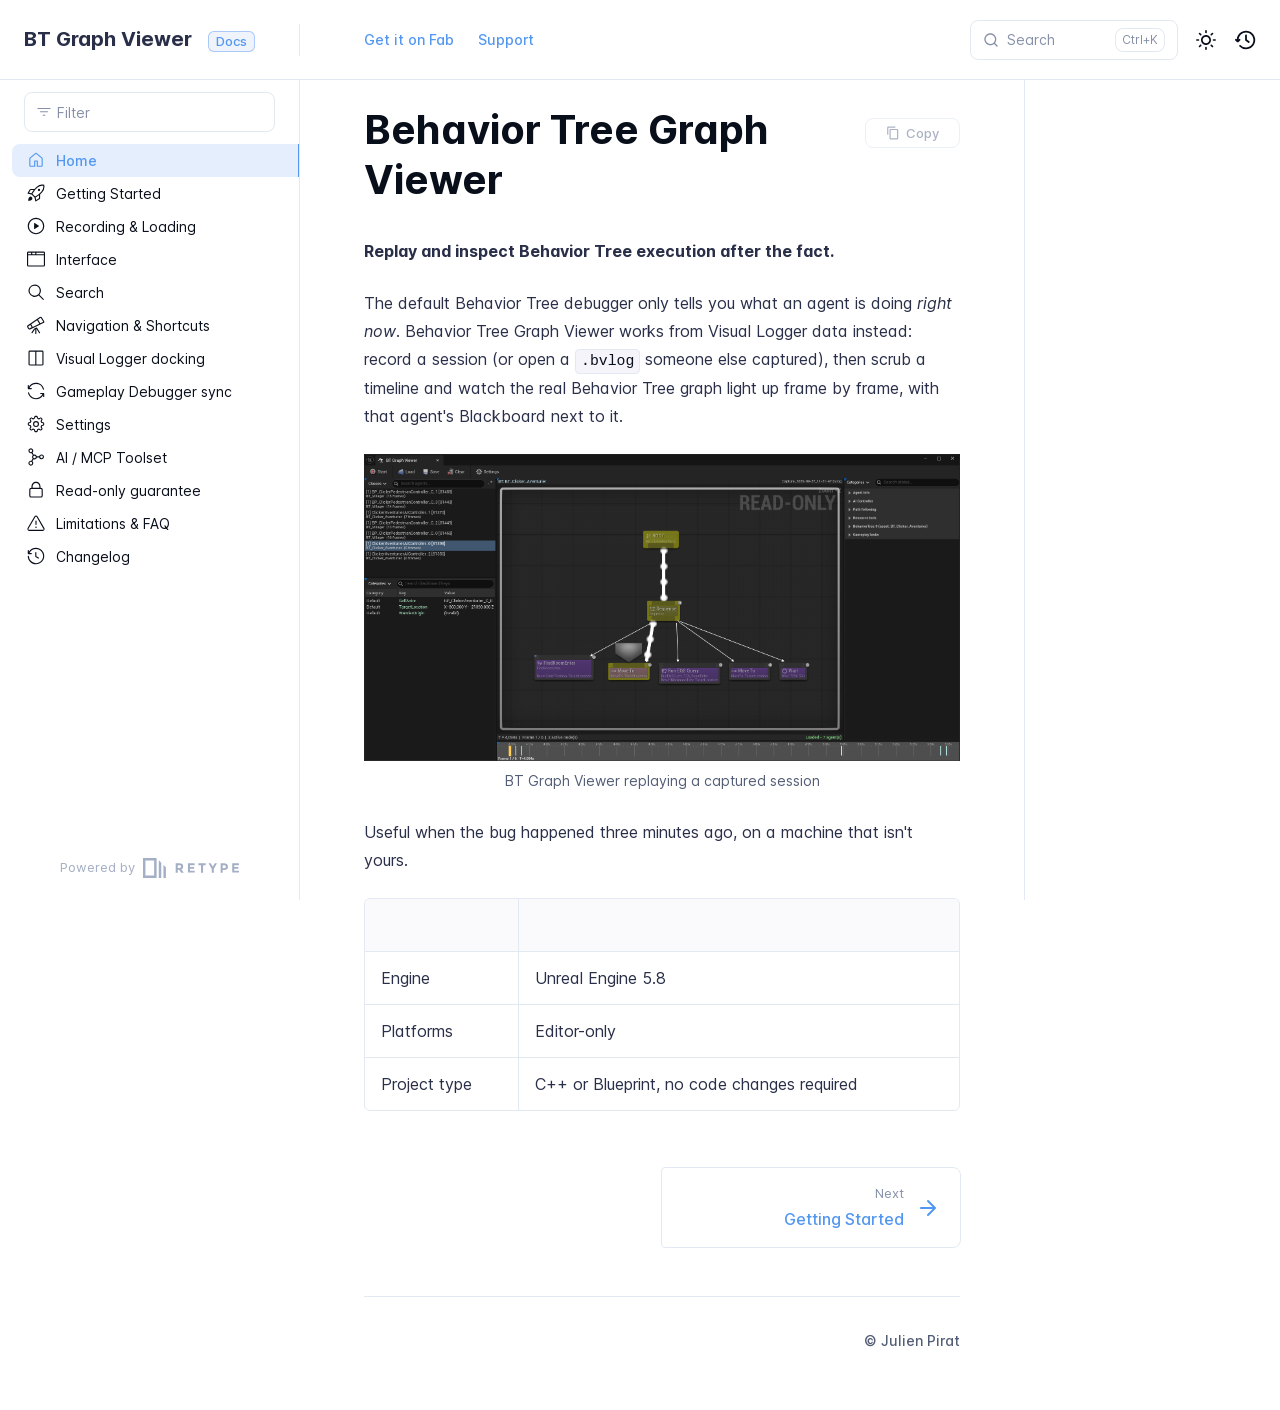
<file: index.html>
<!DOCTYPE html>
<html lang="en" class="h-full">
<head>
    <meta charset="UTF-8">
    <meta name="viewport" content="width=device-width,initial-scale=1">
    <meta name="color-scheme" content="light dark">
    <meta name="turbo-root" content="/btgraphviewer-docs">
    <meta name="turbo-cache-control" content="no-cache" data-turbo-track="reload" data-track-token="4.6.0.845875367755">

    <!-- See retype.com -->
    <meta name="generator" content="Retype 4.6.0">

    <!-- Primary Meta Tags -->
    <title>Behavior Tree Graph ViewerBT Graph Viewer — Behavior Tree Replay Debugger for Unreal Engine</title>
    <meta name="title" content="Behavior Tree Graph ViewerBT Graph Viewer — Behavior Tree Replay Debugger for Unreal Engine">
    <meta name="description" content="Replay and inspect Behavior Tree execution after the fact.">

    <!-- Canonical -->
    <link rel="canonical" href="https://julienpirat.github.io/btgraphviewer-docs/">
    <link rel="sitemap" type="application/xml" title="Sitemap" href="https://julienpirat.github.io/btgraphviewer-docs/sitemap.xml">

    <!-- Open Graph -->
    <meta property="og:type" content="website">
    <meta property="og:url" content="https://julienpirat.github.io/btgraphviewer-docs/">
    <meta property="og:title" content="Behavior Tree Graph ViewerBT Graph Viewer — Behavior Tree Replay Debugger for Unreal Engine">
    <meta property="og:description" content="Replay and inspect Behavior Tree execution after the fact.">
    <meta property="og:image" content="https://julienpirat.github.io/btgraphviewer-docs/static/images/bgv_interface_overview.png">
    <meta property="og:image:width" content="1200">
    <meta property="og:image:height" content="630">
    <meta property="og:image:alt" content="Behavior Tree Graph ViewerBT Graph Viewer — Behavior Tree Replay Debugger for Unreal Engine">
    <meta property="og:site_name" content="BT Graph Viewer">
    <meta property="og:locale" content="en_US">

    <!-- Twitter -->
    <meta name="twitter:card" content="summary_large_image">
    <meta name="twitter:url" content="https://julienpirat.github.io/btgraphviewer-docs/">
    <meta name="twitter:title" content="Behavior Tree Graph ViewerBT Graph Viewer — Behavior Tree Replay Debugger for Unreal Engine">
    <meta name="twitter:description" content="Replay and inspect Behavior Tree execution after the fact.">
    <meta name="twitter:image" content="https://julienpirat.github.io/btgraphviewer-docs/static/images/bgv_interface_overview.png">
    <meta name="twitter:image:alt" content="Behavior Tree Graph ViewerBT Graph Viewer — Behavior Tree Replay Debugger for Unreal Engine">

    <!-- Alternate Markdown -->
    <link rel="alternate" type="text/markdown" href="https://julienpirat.github.io/btgraphviewer-docs/index.md">

    <script data-cfasync="false">(function(){var cl=document.documentElement.classList,ls=localStorage.getItem("retype_scheme"),hd=cl.contains("dark"),hl=cl.contains("light"),wm=window.matchMedia&&window.matchMedia("(prefers-color-scheme: dark)").matches;if(ls==="dark"||(!ls&&wm&&!hd&&!hl)){cl.remove("light");cl.add("dark")}else if(ls==="light"||(!ls&&!wm&&!hd&&!hl)){cl.remove("dark");cl.add("light")}})();</script>

    <link id="retype-favicon" rel="icon" href="static/images/logo-dark.png" />
    <link href="resources/css/retype.css?v=4.6.0.845875367755" rel="stylesheet">

    <script data-cfasync="false" src="resources/js/config.js?v=4.6.0.845875367755" data-turbo-eval="false" defer></script>
    <script data-cfasync="false" src="resources/js/retype.js?v=4.6.0" data-turbo-eval="false" defer></script>
    <script id="lunr-js" data-cfasync="false" src="resources/js/lunr.js?v=4.6.0.845875367755" data-turbo-eval="false" defer></script>
</head>
<body>
    <div id="retype-app" class="relative text-base antialiased text-base-text bg-base-bg font-body">
    <div class="absolute bottom-0 left-0" style="top: 5rem; right: 50%"></div>

    <header id="retype-header" class="sticky top-0 z-30 flex w-full h-16 bg-header-bg border-b border-header-border md:h-20">
        <div class="container relative flex items-center justify-between pr-6 grow md:justify-start">
            <!-- Mobile menu button skeleton -->
            <button v-cloak class="skeleton retype-mobile-menu-button flex items-center justify-center shrink-0 overflow-hidden dark:text-white focus:outline-hidden rounded-full w-10 h-10 ml-3.5 md:hidden"><svg xmlns="http://www.w3.org/2000/svg" class="mb-px shrink-0" width="24" height="24" viewBox="0 0 24 24" role="presentation" style="margin-bottom: 0px;"><g fill="currentColor"><path d="M2 4h20v2H2zM2 11h20v2H2zM2 18h20v2H2z"></path></g></svg></button>
            <div v-cloak id="retype-sidebar-left-toggle-button"></div>
    
            <!-- Logo -->
            <div class="flex items-center justify-between h-full py-2 md:w-75">
                <div class="flex items-center px-2 md:px-6">
                    <a id="retype-branding-logo" href="https://julienpirat.github.io/btgraphviewer-docs/" class="flex items-center leading-snug text-xl">
                        <span class="dark:text-white font-bold line-clamp-1 md:line-clamp-2">BT Graph Viewer</span>
                    </a><span id="retype-branding-label" class="inline-flex mt-1 px-2 py-1 ml-4 text-xs font-medium leading-none items-center rounded-md bg-branding-label-bg text-branding-label-text ring-1 ring-branding-label-border ring-inset md:inline-block">Docs</span>
                </div>
    
                <span class="hidden h-8 border-r md:inline-block border-base-border"></span>
            </div>
    
            <div class="flex justify-between md:grow">
                <!-- Top Nav -->
                <nav id="retype-header-nav" class="hidden md:flex">
                    <ul class="flex flex-col mb-4 md:pl-16 md:mb-0 md:flex-row md:items-center">
                        <li class="mr-6">
                            <a class="py-2 md:mb-0 inline-flex items-center text-sm whitespace-nowrap transition-colors duration-200 ease-linear md:text-header-text font-header-text hover:text-header-text-hover" href="https://www.fab.com/listings/6707cede-9f18-48be-a4f2-70ddb187019a" target="_blank">Get it on Fab</a>
                        </li>
                        <li class="mr-6">
                            <a class="py-2 md:mb-0 inline-flex items-center text-sm whitespace-nowrap transition-colors duration-200 ease-linear md:text-header-text font-header-text hover:text-header-text-hover" href="mailto:PapyUnreal@hotmail.com">Support</a>
                        </li>
    
                    </ul>
                </nav>
    
                <div v-cloak class="flex justify-end grow">
                    <div id="retype-mobile-search-button"></div>
                    <doc-search-desktop></doc-search-desktop>
    
                    <doc-theme-switch class="lg:ml-2"></doc-theme-switch>
                    <doc-history></doc-history>
                </div>
            </div>
        </div>
    </header>


    <div id="retype-container" class="container relative flex bg-white">
        <!-- Sidebar Skeleton -->
        <div v-cloak class="fixed flex flex-col shrink-0 duration-300 ease-in-out bg-sidebar-left-bg border-sidebar-left-border sidebar top-20 w-75 border-r h-screen md:sticky transition-transform skeleton">
        
            <div class="flex items-center h-16 px-6">
                <input id="retype-filter-input-mock" class="w-full h-10 pl-8 px-3 py-2 transition-colors duration-200 ease-linear bg-filter-bg border border-filter-border rounded-lg shadow-none md:text-sm hover:border-filter-border-hover focus:outline-hidden focus:border-filter-border-focus placeholder-filter-placeholder" type="text">
            </div>
        
            <div class="pl-6 mt-1 mb-4">
                <div class="w-32 h-3 mb-4 bg-skeleton-bg rounded-full loading"></div>
                <div class="w-48 h-3 mb-4 bg-skeleton-bg rounded-full loading"></div>
                <div class="w-40 h-3 mb-4 bg-skeleton-bg rounded-full loading"></div>
                <div class="w-32 h-3 mb-4 bg-skeleton-bg rounded-full loading"></div>
                <div class="w-48 h-3 mb-4 bg-skeleton-bg rounded-full loading"></div>
                <div class="w-40 h-3 mb-4 bg-skeleton-bg rounded-full loading"></div>
            </div>
        
            <div class="shrink-0 mt-auto bg-transparent dark:border-base-border">
                <a class="flex items-center justify-center flex-nowrap h-16 text-gray-350 dark:text-dark-400 hover:text-gray-600 dark:hover:text-dark-300 transition-colors duration-150 ease-in docs-powered-by" target="_blank" href="https://retype.com/" rel="noopener">
                    <span class="text-xs whitespace-nowrap">Powered by</span>
                    <svg xmlns="http://www.w3.org/2000/svg" class="ml-2" fill="currentColor" width="96" height="20" overflow="visible"><path d="M0 0v20h13.59V0H0zm11.15 17.54H2.44V2.46h8.71v15.08zM15.8 20h2.44V4.67L15.8 2.22zM20.45 6.89V20h2.44V9.34z"/><g><path d="M40.16 8.44c0 1.49-.59 2.45-1.75 2.88l2.34 3.32h-2.53l-2.04-2.96h-1.43v2.96h-2.06V5.36h3.5c1.43 0 2.46.24 3.07.73s.9 1.27.9 2.35zm-2.48 1.1c.26-.23.38-.59.38-1.09 0-.5-.13-.84-.4-1.03s-.73-.28-1.39-.28h-1.54v2.75h1.5c.72 0 1.2-.12 1.45-.35zM51.56 5.36V7.2h-4.59v1.91h4.13v1.76h-4.13v1.92h4.74v1.83h-6.79V5.36h6.64zM60.09 7.15v7.48h-2.06V7.15h-2.61V5.36h7.28v1.79h-2.61zM70.81 14.64h-2.06v-3.66l-3.19-5.61h2.23l1.99 3.45 1.99-3.45H74l-3.19 5.61v3.66zM83.99 6.19c.65.55.97 1.4.97 2.55s-.33 1.98-1 2.51-1.68.8-3.04.8h-1.23v2.59h-2.06V5.36h3.26c1.42 0 2.45.28 3.1.83zm-1.51 3.65c.25-.28.37-.69.37-1.22s-.16-.92-.48-1.14c-.32-.23-.82-.34-1.5-.34H79.7v3.12h1.38c.68 0 1.15-.14 1.4-.42zM95.85 5.36V7.2h-4.59v1.91h4.13v1.76h-4.13v1.92H96v1.83h-6.79V5.36h6.64z"/></g></svg>
                </a>
            </div>
        </div>
        
        <!-- Sidebar component -->
        <doc-sidebar v-cloak>
            <template #sidebar-footer>
                <div class="shrink-0 mt-auto border-t md:bg-transparent md:border-none dark:border-base-border">
        
                    <div class="py-3 px-6 md:hidden border-b dark:border-base-border">
                        <nav>
                            <ul class="flex flex-wrap justify-center items-center">
                                <li class="mr-6">
                                    <a class="block py-1 inline-flex items-center text-sm whitespace-nowrap transition-colors duration-200 ease-linear md:text-header-text font-header-text hover:text-header-text-hover" href="https://www.fab.com/listings/6707cede-9f18-48be-a4f2-70ddb187019a" target="_blank">Get it on Fab</a>
                                </li>
                                <li class="mr-6">
                                    <a class="block py-1 inline-flex items-center text-sm whitespace-nowrap transition-colors duration-200 ease-linear md:text-header-text font-header-text hover:text-header-text-hover" href="mailto:PapyUnreal@hotmail.com">Support</a>
                                </li>
        
                            </ul>
                        </nav>
                    </div>
        
                    <a class="flex items-center justify-center flex-nowrap h-16 text-gray-350 dark:text-dark-400 hover:text-gray-600 dark:hover:text-dark-300 transition-colors duration-150 ease-in docs-powered-by" target="_blank" href="https://retype.com/" rel="noopener">
                        <span class="text-xs whitespace-nowrap">Powered by</span>
                        <svg xmlns="http://www.w3.org/2000/svg" class="ml-2" fill="currentColor" width="96" height="20" overflow="visible"><path d="M0 0v20h13.59V0H0zm11.15 17.54H2.44V2.46h8.71v15.08zM15.8 20h2.44V4.67L15.8 2.22zM20.45 6.89V20h2.44V9.34z"/><g><path d="M40.16 8.44c0 1.49-.59 2.45-1.75 2.88l2.34 3.32h-2.53l-2.04-2.96h-1.43v2.96h-2.06V5.36h3.5c1.43 0 2.46.24 3.07.73s.9 1.27.9 2.35zm-2.48 1.1c.26-.23.38-.59.38-1.09 0-.5-.13-.84-.4-1.03s-.73-.28-1.39-.28h-1.54v2.75h1.5c.72 0 1.2-.12 1.45-.35zM51.56 5.36V7.2h-4.59v1.91h4.13v1.76h-4.13v1.92h4.74v1.83h-6.79V5.36h6.64zM60.09 7.15v7.48h-2.06V7.15h-2.61V5.36h7.28v1.79h-2.61zM70.81 14.64h-2.06v-3.66l-3.19-5.61h2.23l1.99 3.45 1.99-3.45H74l-3.19 5.61v3.66zM83.99 6.19c.65.55.97 1.4.97 2.55s-.33 1.98-1 2.51-1.68.8-3.04.8h-1.23v2.59h-2.06V5.36h3.26c1.42 0 2.45.28 3.1.83zm-1.51 3.65c.25-.28.37-.69.37-1.22s-.16-.92-.48-1.14c-.32-.23-.82-.34-1.5-.34H79.7v3.12h1.38c.68 0 1.15-.14 1.4-.42zM95.85 5.36V7.2h-4.59v1.91h4.13v1.76h-4.13v1.92H96v1.83h-6.79V5.36h6.64z"/></g></svg>
                    </a>
                </div>
            </template>
        </doc-sidebar>

        <div class="grow min-w-0 bg-body-bg">
            <!-- Render "toolbar" template here on api pages --><!-- Render page content -->
<div class="flex">
    <div id="retype-main" class="min-w-0 p-4 grow md:px-16">
        <main class="relative pb-12 lg:pt-2">
            <div class="relative retype-markdown" id="retype-content">
                <!-- Rendered if sidebar right is enabled -->
                <div id="retype-sidebar-right-toggle"></div>
                <doc-page-actions></doc-page-actions>

                <!-- Page content  -->
<h1 id="behavior-tree-graph-viewer">Behavior Tree Graph Viewer</h1>
<p><strong>Replay and inspect Behavior Tree execution after the fact.</strong></p>
<p>The default Behavior Tree debugger only tells you what an agent is doing <em>right now</em>. Behavior Tree Graph Viewer
works from Visual Logger data instead: record a session (or open a <code translate="no" v-pre>.bvlog</code> someone else captured),
then scrub a timeline and watch the real Behavior Tree graph light up frame by frame, with that
agent&#x27;s Blackboard next to it.</p>
<figure class="content-center">
    <img src="static/images/bgv_interface_overview.png" alt="BT Graph Viewer replaying a captured session" class="max-w-full h-auto rounded-image-rounded border-image-border border-image-border-width" width="1839" height="949" />
    <figcaption class="caption">BT Graph Viewer replaying a captured session</figcaption>
</figure>
<p>Useful when the bug happened three minutes ago, on a machine that isn&#x27;t yours.</p>
<retype-table copy-text="| | |
|---|---|
| Engine | Unreal Engine 5.8 |
| Platforms | Editor-only |
| Project type | C++ or Blueprint, no code changes required |">
<div class="table-wrapper scrollbar overflow-hidden">
<table class="comfortable">
<thead>
<tr>
<th> </th>
<th> </th>
</tr>
</thead>
<tbody>
<tr>
<td>Engine</td>
<td>Unreal Engine 5.8</td>
</tr>
<tr>
<td>Platforms</td>
<td>Editor-only</td>
</tr>
<tr>
<td>Project type</td>
<td>C++ or Blueprint, no code changes required</td>
</tr>
</tbody>
</table>
</div>
</retype-table>

                
                <!-- Required only on API pages -->
                <doc-toolbar-member-filter-no-results></doc-toolbar-member-filter-no-results>
            </div>
            <footer id="retype-content-footer" class="clear-both">
            
                <nav id="retype-nextprev" class="print:hidden flex mt-14">
                    <div class="w-1/2">
                    </div>
            
                    <div class="w-1/2">
                        <a class="px-5 py-4 -mx-px h-full flex items-center justify-end break-normal font-medium text-body-link border border-base-border hover:border-base-border-hover rounded-l rounded-r-lg transition-colors duration-150 relative hover:z-5" href="getting-started/">
                            <span>
                                <span class="block text-xs font-normal text-right text-base-text-muted">Next</span>
                                <span class="block mt-1">Getting Started</span>
                            </span>
                            <svg xmlns="http://www.w3.org/2000/svg" class="ml-3" width="24" height="24" viewBox="0 0 24 24" fill="currentColor" overflow="visible"><path d="M19.92 12.38a1 1 0 00-.22-1.09l-7-7a.996.996 0 10-1.41 1.41l5.3 5.3H5c-.55 0-1 .45-1 1s.45 1 1 1h11.59l-5.29 5.29a.996.996 0 000 1.41c.19.2.44.3.7.3s.51-.1.71-.29l7-7c.09-.09.16-.21.21-.33z" /><path fill="none" d="M0 0h24v24H0z" /></svg>
                        </a>
                    </div>
                </nav>
            </footer>
        </main>

        <div id="retype-page-footer" class="print:border-none border-t border-base-border pt-6 mb-8">
            <footer class="flex flex-wrap items-center justify-between print:justify-center">
                <div id="retype-footer-links" class="print:hidden">
                    <ul class="flex flex-wrap items-center text-sm">
                    </ul>
                </div>
                <div id="retype-copyright" class="print:justify-center py-2 text-footer-text font-footer-link text-sm leading-relaxed"><p>© Julien Pirat</p></div>
            </footer>
        </div>
    </div>

    <!-- Rendered if sidebar right is enabled -->
    <!-- Sidebar right skeleton-->
    <div v-cloak class="fixed top-0 bottom-0 right-0 translate-x-full bg-sidebar-right-bg border-sidebar-right-border lg:sticky lg:border-l lg:shrink-0 lg:pt-6 lg:translate-x-0 sm:w-1/2 lg:w-64 lg:z-0 md:w-104 sidebar-right skeleton">
        <div class="pl-5">
            <div class="w-32 h-3 mb-4 bg-skeleton-bg rounded-full loading"></div>
            <div class="w-48 h-3 mb-4 bg-skeleton-bg rounded-full loading"></div>
            <div class="w-40 h-3 mb-4 bg-skeleton-bg rounded-full loading"></div>
        </div>
    </div>

    <!-- User should be able to hide sidebar right -->
    <doc-sidebar-right v-cloak></doc-sidebar-right>
</div>

        </div>
    </div>

    <doc-search-mobile></doc-search-mobile>
    <doc-back-to-top></doc-back-to-top>
</div>


    <div id="retype-overlay-target"></div>

        <script data-cfasync="false">window.__DOCS__ = { "title": "Home", isRoot: true, level: 0, icon: "file", hasPrism: false, hasInstagram: false, hasMermaid: false, hasMath: false, tocDepth: 23, "md": "/index.md" }</script>
</body>
</html>
</file>
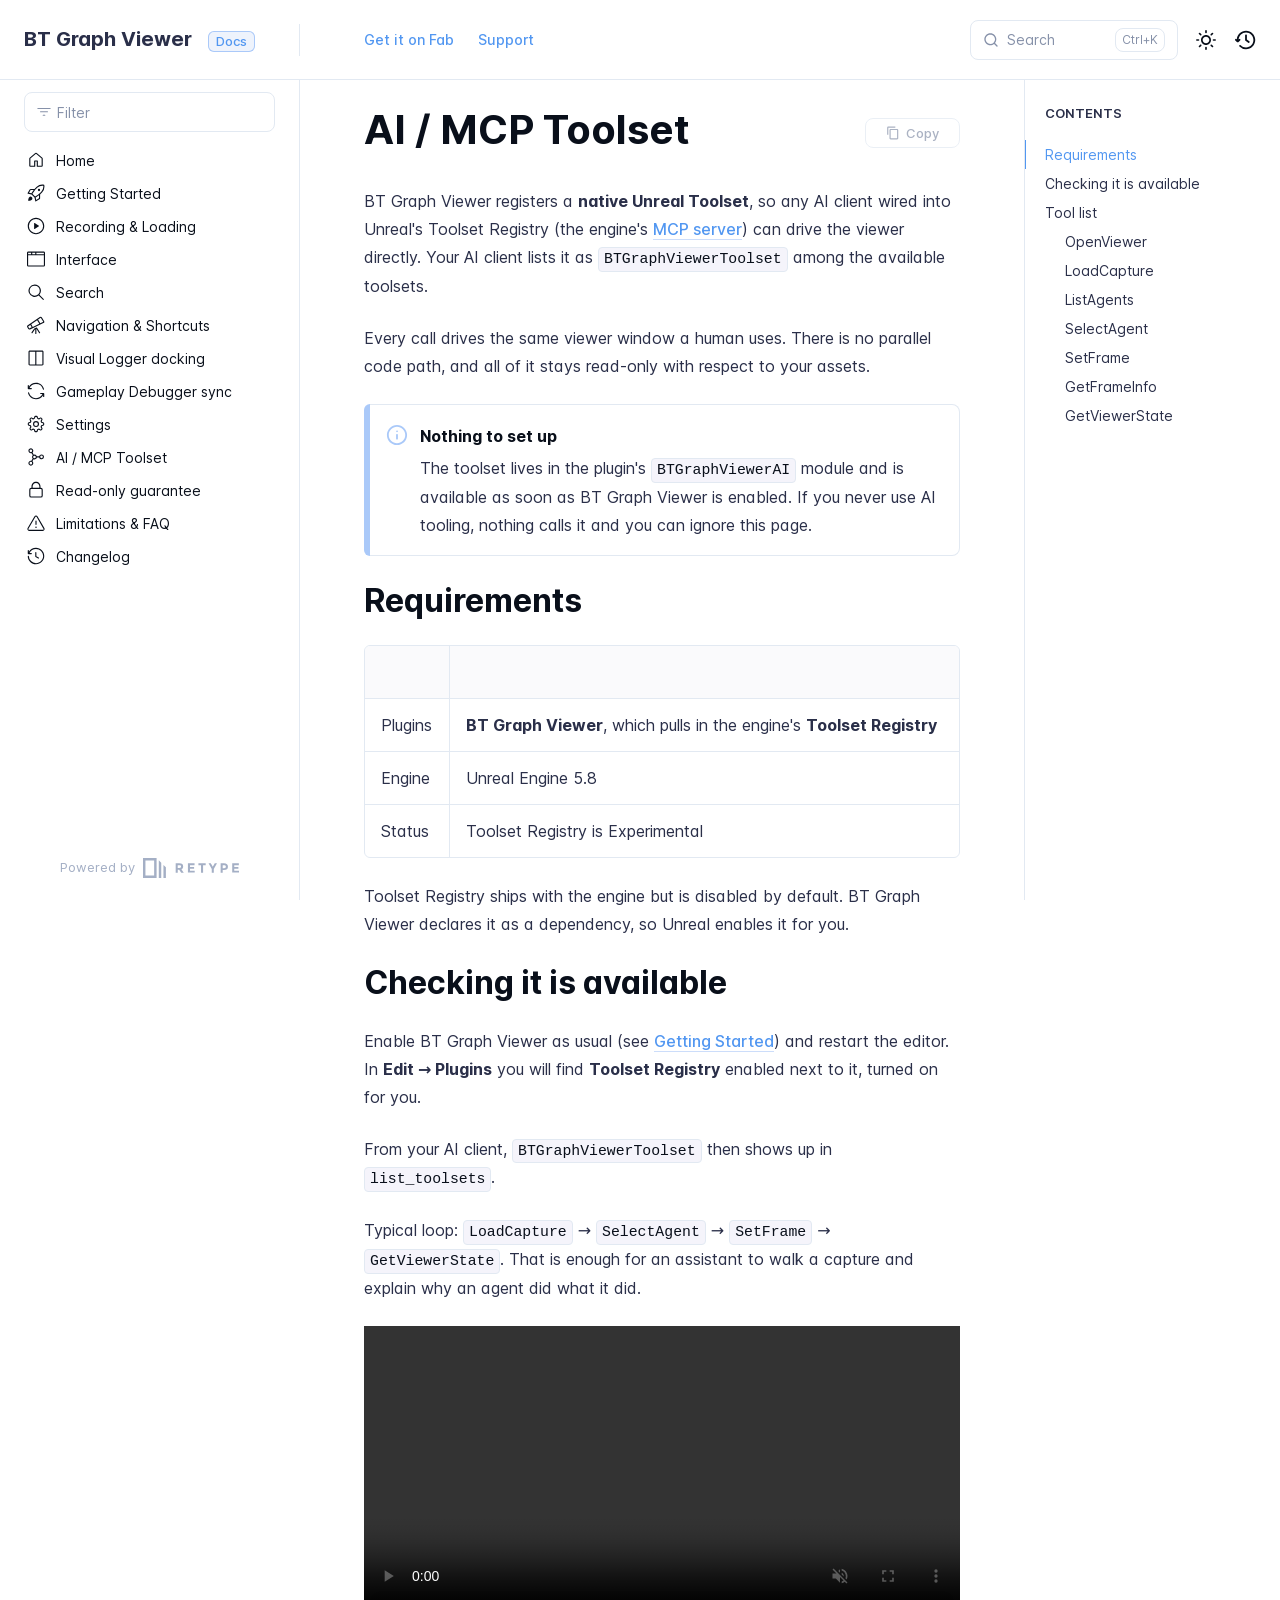
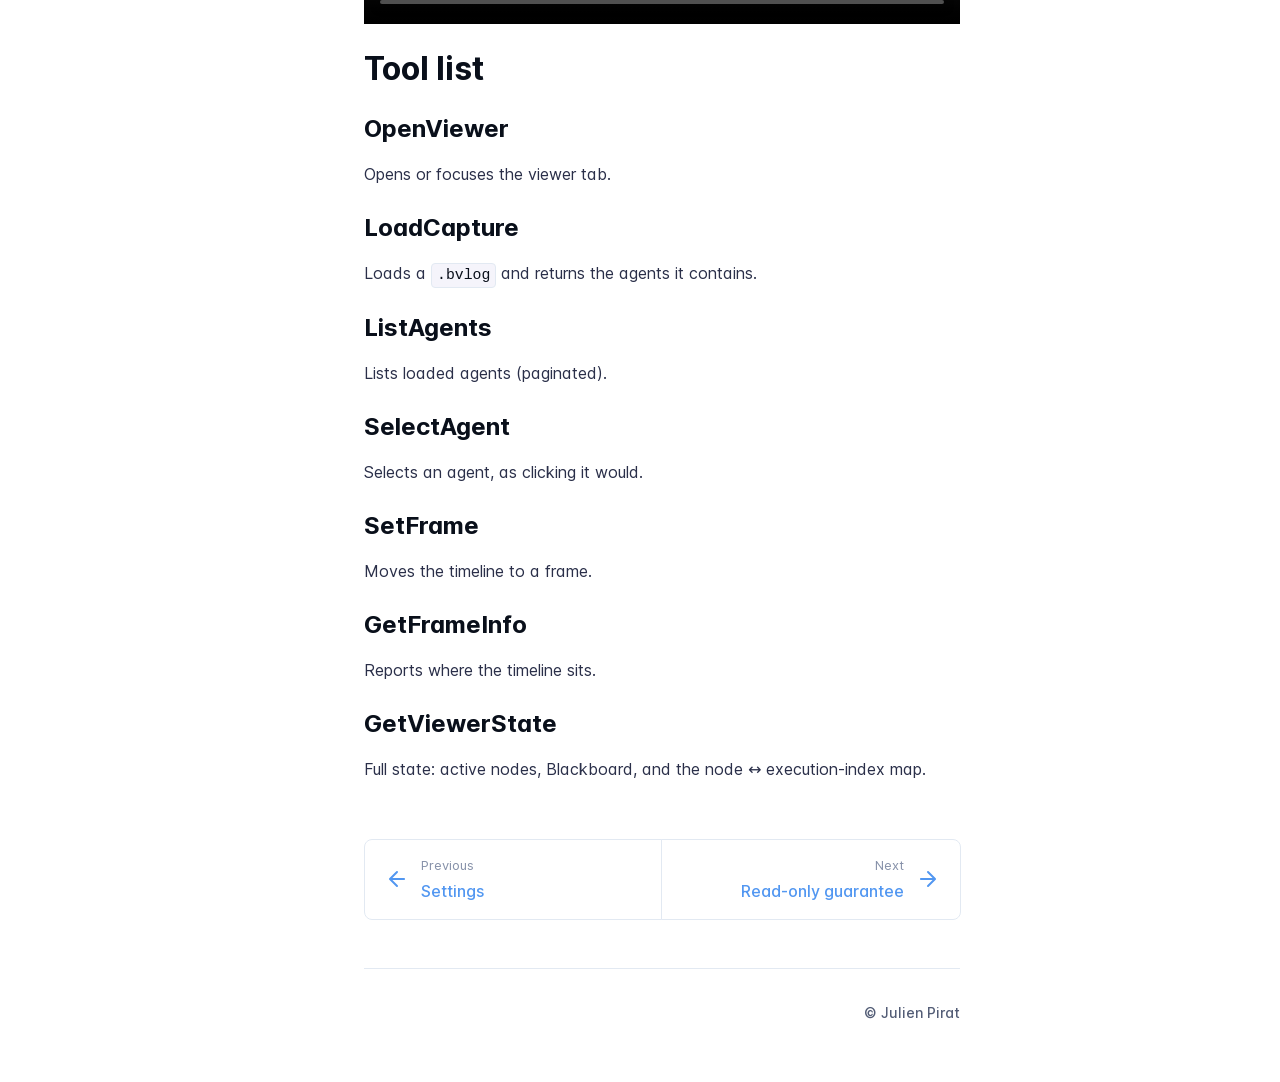
<file: ai-toolset/index.html>
<!DOCTYPE html>
<html lang="en" class="h-full">
<head>
    <meta charset="UTF-8">
    <meta name="viewport" content="width=device-width,initial-scale=1">
    <meta name="color-scheme" content="light dark">
    <meta name="turbo-root" content="/btgraphviewer-docs">
    <meta name="turbo-cache-control" content="no-cache" data-turbo-track="reload" data-track-token="4.6.0.845875367755">

    <!-- See retype.com -->
    <meta name="generator" content="Retype 4.6.0">

    <!-- Primary Meta Tags -->
    <title>AI / MCP ToolsetBT Graph Viewer — Behavior Tree Replay Debugger for Unreal Engine</title>
    <meta name="title" content="AI / MCP ToolsetBT Graph Viewer — Behavior Tree Replay Debugger for Unreal Engine">
    <meta name="description" content="BT Graph Viewer registers a native Unreal Toolset, so any AI client wired into Unreal's Toolset Registry (the engine's MCP server) can drive the viewer directly.">

    <!-- Canonical -->
    <link rel="canonical" href="https://julienpirat.github.io/btgraphviewer-docs/ai-toolset/">
    <link rel="sitemap" type="application/xml" title="Sitemap" href="https://julienpirat.github.io/btgraphviewer-docs/sitemap.xml">

    <!-- Open Graph -->
    <meta property="og:type" content="website">
    <meta property="og:url" content="https://julienpirat.github.io/btgraphviewer-docs/ai-toolset/">
    <meta property="og:title" content="AI / MCP ToolsetBT Graph Viewer — Behavior Tree Replay Debugger for Unreal Engine">
    <meta property="og:description" content="BT Graph Viewer registers a native Unreal Toolset, so any AI client wired into Unreal's Toolset Registry (the engine's MCP server) can drive the viewer directly.">
    <meta property="og:site_name" content="BT Graph Viewer">
    <meta property="og:locale" content="en_US">

    <!-- Twitter -->
    <meta name="twitter:card" content="summary_large_image">
    <meta name="twitter:url" content="https://julienpirat.github.io/btgraphviewer-docs/ai-toolset/">
    <meta name="twitter:title" content="AI / MCP ToolsetBT Graph Viewer — Behavior Tree Replay Debugger for Unreal Engine">
    <meta name="twitter:description" content="BT Graph Viewer registers a native Unreal Toolset, so any AI client wired into Unreal's Toolset Registry (the engine's MCP server) can drive the viewer directly.">

    <!-- Alternate Markdown -->
    <link rel="alternate" type="text/markdown" href="https://julienpirat.github.io/btgraphviewer-docs/ai-toolset.md">

    <script data-cfasync="false">(function(){var cl=document.documentElement.classList,ls=localStorage.getItem("retype_scheme"),hd=cl.contains("dark"),hl=cl.contains("light"),wm=window.matchMedia&&window.matchMedia("(prefers-color-scheme: dark)").matches;if(ls==="dark"||(!ls&&wm&&!hd&&!hl)){cl.remove("light");cl.add("dark")}else if(ls==="light"||(!ls&&!wm&&!hd&&!hl)){cl.remove("dark");cl.add("light")}})();</script>

    <link id="retype-favicon" rel="icon" href="../static/images/logo-dark.png" />
    <link href="../resources/css/retype.css?v=4.6.0.845875367755" rel="stylesheet">

    <script data-cfasync="false" src="../resources/js/config.js?v=4.6.0.845875367755" data-turbo-eval="false" defer></script>
    <script data-cfasync="false" src="../resources/js/retype.js?v=4.6.0" data-turbo-eval="false" defer></script>
    <script id="lunr-js" data-cfasync="false" src="../resources/js/lunr.js?v=4.6.0.845875367755" data-turbo-eval="false" defer></script>
</head>
<body>
    <div id="retype-app" class="relative text-base antialiased text-base-text bg-base-bg font-body">
    <div class="absolute bottom-0 left-0" style="top: 5rem; right: 50%"></div>

    <header id="retype-header" class="sticky top-0 z-30 flex w-full h-16 bg-header-bg border-b border-header-border md:h-20">
        <div class="container relative flex items-center justify-between pr-6 grow md:justify-start">
            <!-- Mobile menu button skeleton -->
            <button v-cloak class="skeleton retype-mobile-menu-button flex items-center justify-center shrink-0 overflow-hidden dark:text-white focus:outline-hidden rounded-full w-10 h-10 ml-3.5 md:hidden"><svg xmlns="http://www.w3.org/2000/svg" class="mb-px shrink-0" width="24" height="24" viewBox="0 0 24 24" role="presentation" style="margin-bottom: 0px;"><g fill="currentColor"><path d="M2 4h20v2H2zM2 11h20v2H2zM2 18h20v2H2z"></path></g></svg></button>
            <div v-cloak id="retype-sidebar-left-toggle-button"></div>
    
            <!-- Logo -->
            <div class="flex items-center justify-between h-full py-2 md:w-75">
                <div class="flex items-center px-2 md:px-6">
                    <a id="retype-branding-logo" href="https://julienpirat.github.io/btgraphviewer-docs/" class="flex items-center leading-snug text-xl">
                        <span class="dark:text-white font-bold line-clamp-1 md:line-clamp-2">BT Graph Viewer</span>
                    </a><span id="retype-branding-label" class="inline-flex mt-1 px-2 py-1 ml-4 text-xs font-medium leading-none items-center rounded-md bg-branding-label-bg text-branding-label-text ring-1 ring-branding-label-border ring-inset md:inline-block">Docs</span>
                </div>
    
                <span class="hidden h-8 border-r md:inline-block border-base-border"></span>
            </div>
    
            <div class="flex justify-between md:grow">
                <!-- Top Nav -->
                <nav id="retype-header-nav" class="hidden md:flex">
                    <ul class="flex flex-col mb-4 md:pl-16 md:mb-0 md:flex-row md:items-center">
                        <li class="mr-6">
                            <a class="py-2 md:mb-0 inline-flex items-center text-sm whitespace-nowrap transition-colors duration-200 ease-linear md:text-header-text font-header-text hover:text-header-text-hover" href="https://www.fab.com/listings/6707cede-9f18-48be-a4f2-70ddb187019a" target="_blank">Get it on Fab</a>
                        </li>
                        <li class="mr-6">
                            <a class="py-2 md:mb-0 inline-flex items-center text-sm whitespace-nowrap transition-colors duration-200 ease-linear md:text-header-text font-header-text hover:text-header-text-hover" href="mailto:PapyUnreal@hotmail.com">Support</a>
                        </li>
    
                    </ul>
                </nav>
    
                <div v-cloak class="flex justify-end grow">
                    <div id="retype-mobile-search-button"></div>
                    <doc-search-desktop></doc-search-desktop>
    
                    <doc-theme-switch class="lg:ml-2"></doc-theme-switch>
                    <doc-history></doc-history>
                </div>
            </div>
        </div>
    </header>


    <div id="retype-container" class="container relative flex bg-white">
        <!-- Sidebar Skeleton -->
        <div v-cloak class="fixed flex flex-col shrink-0 duration-300 ease-in-out bg-sidebar-left-bg border-sidebar-left-border sidebar top-20 w-75 border-r h-screen md:sticky transition-transform skeleton">
        
            <div class="flex items-center h-16 px-6">
                <input id="retype-filter-input-mock" class="w-full h-10 pl-8 px-3 py-2 transition-colors duration-200 ease-linear bg-filter-bg border border-filter-border rounded-lg shadow-none md:text-sm hover:border-filter-border-hover focus:outline-hidden focus:border-filter-border-focus placeholder-filter-placeholder" type="text">
            </div>
        
            <div class="pl-6 mt-1 mb-4">
                <div class="w-32 h-3 mb-4 bg-skeleton-bg rounded-full loading"></div>
                <div class="w-48 h-3 mb-4 bg-skeleton-bg rounded-full loading"></div>
                <div class="w-40 h-3 mb-4 bg-skeleton-bg rounded-full loading"></div>
                <div class="w-32 h-3 mb-4 bg-skeleton-bg rounded-full loading"></div>
                <div class="w-48 h-3 mb-4 bg-skeleton-bg rounded-full loading"></div>
                <div class="w-40 h-3 mb-4 bg-skeleton-bg rounded-full loading"></div>
            </div>
        
            <div class="shrink-0 mt-auto bg-transparent dark:border-base-border">
                <a class="flex items-center justify-center flex-nowrap h-16 text-gray-350 dark:text-dark-400 hover:text-gray-600 dark:hover:text-dark-300 transition-colors duration-150 ease-in docs-powered-by" target="_blank" href="https://retype.com/" rel="noopener">
                    <span class="text-xs whitespace-nowrap">Powered by</span>
                    <svg xmlns="http://www.w3.org/2000/svg" class="ml-2" fill="currentColor" width="96" height="20" overflow="visible"><path d="M0 0v20h13.59V0H0zm11.15 17.54H2.44V2.46h8.71v15.08zM15.8 20h2.44V4.67L15.8 2.22zM20.45 6.89V20h2.44V9.34z"/><g><path d="M40.16 8.44c0 1.49-.59 2.45-1.75 2.88l2.34 3.32h-2.53l-2.04-2.96h-1.43v2.96h-2.06V5.36h3.5c1.43 0 2.46.24 3.07.73s.9 1.27.9 2.35zm-2.48 1.1c.26-.23.38-.59.38-1.09 0-.5-.13-.84-.4-1.03s-.73-.28-1.39-.28h-1.54v2.75h1.5c.72 0 1.2-.12 1.45-.35zM51.56 5.36V7.2h-4.59v1.91h4.13v1.76h-4.13v1.92h4.74v1.83h-6.79V5.36h6.64zM60.09 7.15v7.48h-2.06V7.15h-2.61V5.36h7.28v1.79h-2.61zM70.81 14.64h-2.06v-3.66l-3.19-5.61h2.23l1.99 3.45 1.99-3.45H74l-3.19 5.61v3.66zM83.99 6.19c.65.55.97 1.4.97 2.55s-.33 1.98-1 2.51-1.68.8-3.04.8h-1.23v2.59h-2.06V5.36h3.26c1.42 0 2.45.28 3.1.83zm-1.51 3.65c.25-.28.37-.69.37-1.22s-.16-.92-.48-1.14c-.32-.23-.82-.34-1.5-.34H79.7v3.12h1.38c.68 0 1.15-.14 1.4-.42zM95.85 5.36V7.2h-4.59v1.91h4.13v1.76h-4.13v1.92H96v1.83h-6.79V5.36h6.64z"/></g></svg>
                </a>
            </div>
        </div>
        
        <!-- Sidebar component -->
        <doc-sidebar v-cloak>
            <template #sidebar-footer>
                <div class="shrink-0 mt-auto border-t md:bg-transparent md:border-none dark:border-base-border">
        
                    <div class="py-3 px-6 md:hidden border-b dark:border-base-border">
                        <nav>
                            <ul class="flex flex-wrap justify-center items-center">
                                <li class="mr-6">
                                    <a class="block py-1 inline-flex items-center text-sm whitespace-nowrap transition-colors duration-200 ease-linear md:text-header-text font-header-text hover:text-header-text-hover" href="https://www.fab.com/listings/6707cede-9f18-48be-a4f2-70ddb187019a" target="_blank">Get it on Fab</a>
                                </li>
                                <li class="mr-6">
                                    <a class="block py-1 inline-flex items-center text-sm whitespace-nowrap transition-colors duration-200 ease-linear md:text-header-text font-header-text hover:text-header-text-hover" href="mailto:PapyUnreal@hotmail.com">Support</a>
                                </li>
        
                            </ul>
                        </nav>
                    </div>
        
                    <a class="flex items-center justify-center flex-nowrap h-16 text-gray-350 dark:text-dark-400 hover:text-gray-600 dark:hover:text-dark-300 transition-colors duration-150 ease-in docs-powered-by" target="_blank" href="https://retype.com/" rel="noopener">
                        <span class="text-xs whitespace-nowrap">Powered by</span>
                        <svg xmlns="http://www.w3.org/2000/svg" class="ml-2" fill="currentColor" width="96" height="20" overflow="visible"><path d="M0 0v20h13.59V0H0zm11.15 17.54H2.44V2.46h8.71v15.08zM15.8 20h2.44V4.67L15.8 2.22zM20.45 6.89V20h2.44V9.34z"/><g><path d="M40.16 8.44c0 1.49-.59 2.45-1.75 2.88l2.34 3.32h-2.53l-2.04-2.96h-1.43v2.96h-2.06V5.36h3.5c1.43 0 2.46.24 3.07.73s.9 1.27.9 2.35zm-2.48 1.1c.26-.23.38-.59.38-1.09 0-.5-.13-.84-.4-1.03s-.73-.28-1.39-.28h-1.54v2.75h1.5c.72 0 1.2-.12 1.45-.35zM51.56 5.36V7.2h-4.59v1.91h4.13v1.76h-4.13v1.92h4.74v1.83h-6.79V5.36h6.64zM60.09 7.15v7.48h-2.06V7.15h-2.61V5.36h7.28v1.79h-2.61zM70.81 14.64h-2.06v-3.66l-3.19-5.61h2.23l1.99 3.45 1.99-3.45H74l-3.19 5.61v3.66zM83.99 6.19c.65.55.97 1.4.97 2.55s-.33 1.98-1 2.51-1.68.8-3.04.8h-1.23v2.59h-2.06V5.36h3.26c1.42 0 2.45.28 3.1.83zm-1.51 3.65c.25-.28.37-.69.37-1.22s-.16-.92-.48-1.14c-.32-.23-.82-.34-1.5-.34H79.7v3.12h1.38c.68 0 1.15-.14 1.4-.42zM95.85 5.36V7.2h-4.59v1.91h4.13v1.76h-4.13v1.92H96v1.83h-6.79V5.36h6.64z"/></g></svg>
                    </a>
                </div>
            </template>
        </doc-sidebar>

        <div class="grow min-w-0 bg-body-bg">
            <!-- Render "toolbar" template here on api pages --><!-- Render page content -->
<div class="flex">
    <div id="retype-main" class="min-w-0 p-4 grow md:px-16">
        <main class="relative pb-12 lg:pt-2">
            <div class="relative retype-markdown" id="retype-content">
                <!-- Rendered if sidebar right is enabled -->
                <div id="retype-sidebar-right-toggle"></div>
                <doc-page-actions></doc-page-actions>

                <!-- Page content  -->
<h1 id="ai--mcp-toolset">AI / MCP Toolset</h1>
<p>BT Graph Viewer registers a <strong>native Unreal Toolset</strong>, so any AI client wired into Unreal&#x27;s Toolset
Registry (the engine&#x27;s <a href="https://dev.epicgames.com/documentation/unreal-engine/unreal-mcp-in-unreal-editor" target="blank">MCP server</a>) can drive the viewer directly. Your AI client
lists it as <code translate="no" v-pre>BTGraphViewerToolset</code> among the available toolsets.</p>
<p>Every call drives the same viewer window a human uses. There is no parallel code path, and all of it
stays read-only with respect to your assets.</p>
<div class="flex mb-6">
    <div class="shrink-0 w-1.5 rounded-tl-lg rounded-bl-lg bg-callout-info"></div>
    <div class="flex w-full py-4 border border-l-0 rounded-tr-lg rounded-br-lg doc-callout bg-callout-base-bg border-callout-base-border" role="alert">
        <div class="flex items-center ml-4 h-7">
            <svg xmlns="http://www.w3.org/2000/svg" class="block text-callout-info" width="22" height="22" viewBox="0 0 24 24" role="presentation">
                <g fill="currentColor"><g>
                    <path d="M12 1C5.93 1 1 5.93 1 12s4.93 11 11 11 11-4.93 11-11S18.07 1 12 1zm0 20c-4.96 0-9-4.04-9-9s4.04-9 9-9 9 4.04 9 9-4.04 9-9 9z"></path>
                    <path d="M12 11c-.55 0-1 .45-1 1v4c0 .55.45 1 1 1s1-.45 1-1v-4c0-.55-.45-1-1-1zM12.01 7c-.56 0-1 .45-1 1s.45 1 1 1 1-.45 1-1-.45-1-1-1z"></path>
                    <path fill="none" d="M0 0h24v24H0z"></path>
                </g></g>
            </svg>
        </div>
        <div class="pr-5 ml-3 w-full">
            <h5>Nothing to set up</h5>
<p>The toolset lives in the plugin&#x27;s <code translate="no" v-pre>BTGraphViewerAI</code> module and is available as soon as BT Graph
Viewer is enabled. If you never use AI tooling, nothing calls it and you can ignore this page.</p>
        </div>
    </div>
</div>
<h2 id="requirements">Requirements</h2>
<retype-table copy-text="| | |
|---|---|
| Plugins | **BT Graph Viewer**, which pulls in the engine's **Toolset Registry** |
| Engine | Unreal Engine 5.8 |
| Status | Toolset Registry is Experimental |">
<div class="table-wrapper scrollbar overflow-hidden">
<table class="comfortable">
<thead>
<tr>
<th> </th>
<th> </th>
</tr>
</thead>
<tbody>
<tr>
<td>Plugins</td>
<td><strong>BT Graph Viewer</strong>, which pulls in the engine&#x27;s <strong>Toolset Registry</strong></td>
</tr>
<tr>
<td>Engine</td>
<td>Unreal Engine 5.8</td>
</tr>
<tr>
<td>Status</td>
<td>Toolset Registry is Experimental</td>
</tr>
</tbody>
</table>
</div>
</retype-table>
<p>Toolset Registry ships with the engine but is disabled by default. BT Graph Viewer declares it as a
dependency, so Unreal enables it for you.</p>
<h2 id="checking-it-is-available">Checking it is available</h2>
<p>Enable BT Graph Viewer as usual (see <a href="../getting-started/">Getting Started</a>) and restart the editor.
In <strong>Edit → Plugins</strong> you will find <strong>Toolset Registry</strong> enabled next to it, turned on for you.</p>
<p>From your AI client, <code translate="no" v-pre>BTGraphViewerToolset</code> then shows up in <code translate="no" v-pre>list_toolsets</code>.</p>
<p>Typical loop: <code translate="no" v-pre>LoadCapture</code> → <code translate="no" v-pre>SelectAgent</code> → <code translate="no" v-pre>SetFrame</code> → <code translate="no" v-pre>GetViewerState</code>. That is enough for an
assistant to walk a capture and explain why an agent did what it did.</p>
<p><video src="../static/videos/bgv_ai_session.mp4" autoplay loop muted playsinline controls style="width:100%"></video></p>
<h2 id="tool-list">Tool list</h2>
<h3 id="openviewer">OpenViewer</h3>
<p>Opens or focuses the viewer tab.</p>
<h3 id="loadcapture">LoadCapture</h3>
<p>Loads a <code translate="no" v-pre>.bvlog</code> and returns the agents it contains.</p>
<h3 id="listagents">ListAgents</h3>
<p>Lists loaded agents (paginated).</p>
<h3 id="selectagent">SelectAgent</h3>
<p>Selects an agent, as clicking it would.</p>
<h3 id="setframe">SetFrame</h3>
<p>Moves the timeline to a frame.</p>
<h3 id="getframeinfo">GetFrameInfo</h3>
<p>Reports where the timeline sits.</p>
<h3 id="getviewerstate">GetViewerState</h3>
<p>Full state: active nodes, Blackboard, and the node ↔ execution-index map.</p>

                
                <!-- Required only on API pages -->
                <doc-toolbar-member-filter-no-results></doc-toolbar-member-filter-no-results>
            </div>
            <footer id="retype-content-footer" class="clear-both">
            
                <nav id="retype-nextprev" class="print:hidden flex mt-14">
                    <div class="w-1/2">
                        <a class="px-5 py-4 h-full flex items-center break-normal font-medium text-body-link border border-base-border hover:border-base-border-hover rounded-l-lg transition-colors duration-150 relative hover:z-5" href="../settings/">
                            <svg xmlns="http://www.w3.org/2000/svg" class="mr-3" width="24" height="24" viewBox="0 0 24 24" fill="currentColor" overflow="visible"><path d="M19 11H7.41l5.29-5.29a.996.996 0 10-1.41-1.41l-7 7a1 1 0 000 1.42l7 7a1.024 1.024 0 001.42-.01.996.996 0 000-1.41L7.41 13H19c.55 0 1-.45 1-1s-.45-1-1-1z" /><path fill="none" d="M0 0h24v24H0z" /></svg>
                            <span>
                                <span class="block text-xs font-normal text-base-text-muted">Previous</span>
                                <span class="block mt-1">Settings</span>
                            </span>
                        </a>
                    </div>
            
                    <div class="w-1/2">
                        <a class="px-5 py-4 -mx-px h-full flex items-center justify-end break-normal font-medium text-body-link border border-base-border hover:border-base-border-hover rounded-r-lg transition-colors duration-150 relative hover:z-5" href="../read-only/">
                            <span>
                                <span class="block text-xs font-normal text-right text-base-text-muted">Next</span>
                                <span class="block mt-1">Read-​only guarantee</span>
                            </span>
                            <svg xmlns="http://www.w3.org/2000/svg" class="ml-3" width="24" height="24" viewBox="0 0 24 24" fill="currentColor" overflow="visible"><path d="M19.92 12.38a1 1 0 00-.22-1.09l-7-7a.996.996 0 10-1.41 1.41l5.3 5.3H5c-.55 0-1 .45-1 1s.45 1 1 1h11.59l-5.29 5.29a.996.996 0 000 1.41c.19.2.44.3.7.3s.51-.1.71-.29l7-7c.09-.09.16-.21.21-.33z" /><path fill="none" d="M0 0h24v24H0z" /></svg>
                        </a>
                    </div>
                </nav>
            </footer>
        </main>

        <div id="retype-page-footer" class="print:border-none border-t border-base-border pt-6 mb-8">
            <footer class="flex flex-wrap items-center justify-between print:justify-center">
                <div id="retype-footer-links" class="print:hidden">
                    <ul class="flex flex-wrap items-center text-sm">
                    </ul>
                </div>
                <div id="retype-copyright" class="print:justify-center py-2 text-footer-text font-footer-link text-sm leading-relaxed"><p>© Julien Pirat</p></div>
            </footer>
        </div>
    </div>

    <!-- Rendered if sidebar right is enabled -->
    <!-- Sidebar right skeleton-->
    <div v-cloak class="fixed top-0 bottom-0 right-0 translate-x-full bg-sidebar-right-bg border-sidebar-right-border lg:sticky lg:border-l lg:shrink-0 lg:pt-6 lg:translate-x-0 sm:w-1/2 lg:w-64 lg:z-0 md:w-104 sidebar-right skeleton">
        <div class="pl-5">
            <div class="w-32 h-3 mb-4 bg-skeleton-bg rounded-full loading"></div>
            <div class="w-48 h-3 mb-4 bg-skeleton-bg rounded-full loading"></div>
            <div class="w-40 h-3 mb-4 bg-skeleton-bg rounded-full loading"></div>
        </div>
    </div>

    <!-- User should be able to hide sidebar right -->
    <doc-sidebar-right v-cloak></doc-sidebar-right>
</div>

        </div>
    </div>

    <doc-search-mobile></doc-search-mobile>
    <doc-back-to-top></doc-back-to-top>
</div>


    <div id="retype-overlay-target"></div>

        <script data-cfasync="false">window.__DOCS__ = { "title": "AI / MCP Toolset", level: 1, icon: "file", hasPrism: false, hasInstagram: false, hasMermaid: false, hasMath: false, tocDepth: 23, "md": "/ai-toolset.md" }</script>
</body>
</html>
</file>
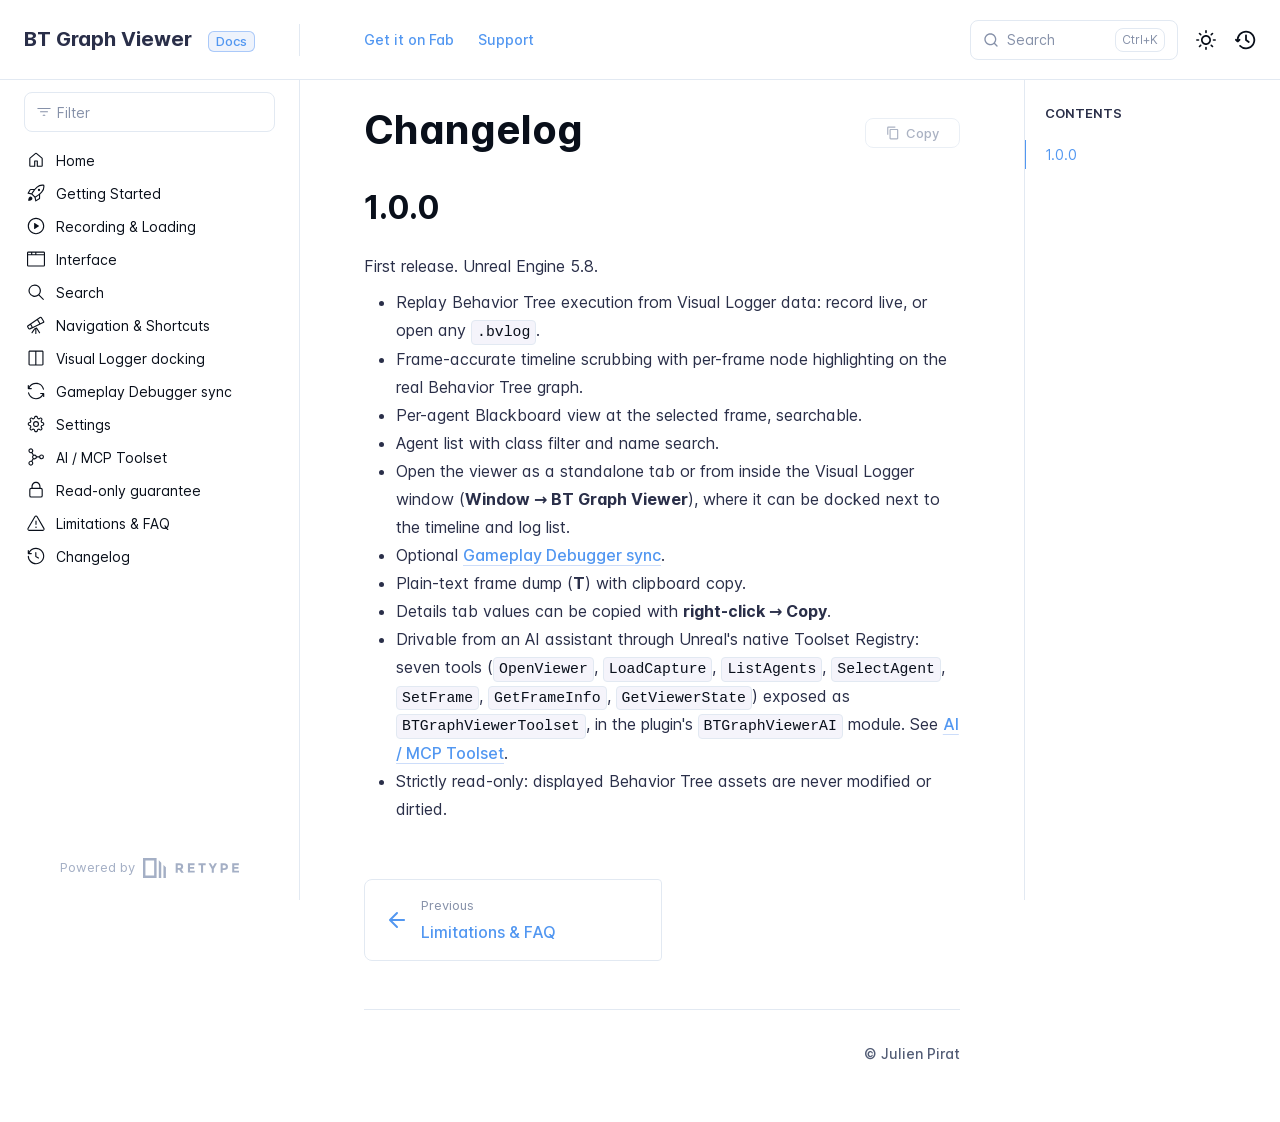
<file: changelog/index.html>
<!DOCTYPE html>
<html lang="en" class="h-full">
<head>
    <meta charset="UTF-8">
    <meta name="viewport" content="width=device-width,initial-scale=1">
    <meta name="color-scheme" content="light dark">
    <meta name="turbo-root" content="/btgraphviewer-docs">
    <meta name="turbo-cache-control" content="no-cache" data-turbo-track="reload" data-track-token="4.6.0.845875367755">

    <!-- See retype.com -->
    <meta name="generator" content="Retype 4.6.0">

    <!-- Primary Meta Tags -->
    <title>ChangelogBT Graph Viewer — Behavior Tree Replay Debugger for Unreal Engine</title>
    <meta name="title" content="ChangelogBT Graph Viewer — Behavior Tree Replay Debugger for Unreal Engine">
    <meta name="description" content="First release. Unreal Engine 5.8.">

    <!-- Canonical -->
    <link rel="canonical" href="https://julienpirat.github.io/btgraphviewer-docs/changelog/">
    <link rel="sitemap" type="application/xml" title="Sitemap" href="https://julienpirat.github.io/btgraphviewer-docs/sitemap.xml">

    <!-- Open Graph -->
    <meta property="og:type" content="website">
    <meta property="og:url" content="https://julienpirat.github.io/btgraphviewer-docs/changelog/">
    <meta property="og:title" content="ChangelogBT Graph Viewer — Behavior Tree Replay Debugger for Unreal Engine">
    <meta property="og:description" content="First release. Unreal Engine 5.8.">
    <meta property="og:site_name" content="BT Graph Viewer">
    <meta property="og:locale" content="en_US">

    <!-- Twitter -->
    <meta name="twitter:card" content="summary_large_image">
    <meta name="twitter:url" content="https://julienpirat.github.io/btgraphviewer-docs/changelog/">
    <meta name="twitter:title" content="ChangelogBT Graph Viewer — Behavior Tree Replay Debugger for Unreal Engine">
    <meta name="twitter:description" content="First release. Unreal Engine 5.8.">

    <!-- Alternate Markdown -->
    <link rel="alternate" type="text/markdown" href="https://julienpirat.github.io/btgraphviewer-docs/changelog.md">

    <script data-cfasync="false">(function(){var cl=document.documentElement.classList,ls=localStorage.getItem("retype_scheme"),hd=cl.contains("dark"),hl=cl.contains("light"),wm=window.matchMedia&&window.matchMedia("(prefers-color-scheme: dark)").matches;if(ls==="dark"||(!ls&&wm&&!hd&&!hl)){cl.remove("light");cl.add("dark")}else if(ls==="light"||(!ls&&!wm&&!hd&&!hl)){cl.remove("dark");cl.add("light")}})();</script>

    <link id="retype-favicon" rel="icon" href="../static/images/logo-dark.png" />
    <link href="../resources/css/retype.css?v=4.6.0.845875367755" rel="stylesheet">

    <script data-cfasync="false" src="../resources/js/config.js?v=4.6.0.845875367755" data-turbo-eval="false" defer></script>
    <script data-cfasync="false" src="../resources/js/retype.js?v=4.6.0" data-turbo-eval="false" defer></script>
    <script id="lunr-js" data-cfasync="false" src="../resources/js/lunr.js?v=4.6.0.845875367755" data-turbo-eval="false" defer></script>
</head>
<body>
    <div id="retype-app" class="relative text-base antialiased text-base-text bg-base-bg font-body">
    <div class="absolute bottom-0 left-0" style="top: 5rem; right: 50%"></div>

    <header id="retype-header" class="sticky top-0 z-30 flex w-full h-16 bg-header-bg border-b border-header-border md:h-20">
        <div class="container relative flex items-center justify-between pr-6 grow md:justify-start">
            <!-- Mobile menu button skeleton -->
            <button v-cloak class="skeleton retype-mobile-menu-button flex items-center justify-center shrink-0 overflow-hidden dark:text-white focus:outline-hidden rounded-full w-10 h-10 ml-3.5 md:hidden"><svg xmlns="http://www.w3.org/2000/svg" class="mb-px shrink-0" width="24" height="24" viewBox="0 0 24 24" role="presentation" style="margin-bottom: 0px;"><g fill="currentColor"><path d="M2 4h20v2H2zM2 11h20v2H2zM2 18h20v2H2z"></path></g></svg></button>
            <div v-cloak id="retype-sidebar-left-toggle-button"></div>
    
            <!-- Logo -->
            <div class="flex items-center justify-between h-full py-2 md:w-75">
                <div class="flex items-center px-2 md:px-6">
                    <a id="retype-branding-logo" href="https://julienpirat.github.io/btgraphviewer-docs/" class="flex items-center leading-snug text-xl">
                        <span class="dark:text-white font-bold line-clamp-1 md:line-clamp-2">BT Graph Viewer</span>
                    </a><span id="retype-branding-label" class="inline-flex mt-1 px-2 py-1 ml-4 text-xs font-medium leading-none items-center rounded-md bg-branding-label-bg text-branding-label-text ring-1 ring-branding-label-border ring-inset md:inline-block">Docs</span>
                </div>
    
                <span class="hidden h-8 border-r md:inline-block border-base-border"></span>
            </div>
    
            <div class="flex justify-between md:grow">
                <!-- Top Nav -->
                <nav id="retype-header-nav" class="hidden md:flex">
                    <ul class="flex flex-col mb-4 md:pl-16 md:mb-0 md:flex-row md:items-center">
                        <li class="mr-6">
                            <a class="py-2 md:mb-0 inline-flex items-center text-sm whitespace-nowrap transition-colors duration-200 ease-linear md:text-header-text font-header-text hover:text-header-text-hover" href="https://www.fab.com/listings/6707cede-9f18-48be-a4f2-70ddb187019a" target="_blank">Get it on Fab</a>
                        </li>
                        <li class="mr-6">
                            <a class="py-2 md:mb-0 inline-flex items-center text-sm whitespace-nowrap transition-colors duration-200 ease-linear md:text-header-text font-header-text hover:text-header-text-hover" href="mailto:PapyUnreal@hotmail.com">Support</a>
                        </li>
    
                    </ul>
                </nav>
    
                <div v-cloak class="flex justify-end grow">
                    <div id="retype-mobile-search-button"></div>
                    <doc-search-desktop></doc-search-desktop>
    
                    <doc-theme-switch class="lg:ml-2"></doc-theme-switch>
                    <doc-history></doc-history>
                </div>
            </div>
        </div>
    </header>


    <div id="retype-container" class="container relative flex bg-white">
        <!-- Sidebar Skeleton -->
        <div v-cloak class="fixed flex flex-col shrink-0 duration-300 ease-in-out bg-sidebar-left-bg border-sidebar-left-border sidebar top-20 w-75 border-r h-screen md:sticky transition-transform skeleton">
        
            <div class="flex items-center h-16 px-6">
                <input id="retype-filter-input-mock" class="w-full h-10 pl-8 px-3 py-2 transition-colors duration-200 ease-linear bg-filter-bg border border-filter-border rounded-lg shadow-none md:text-sm hover:border-filter-border-hover focus:outline-hidden focus:border-filter-border-focus placeholder-filter-placeholder" type="text">
            </div>
        
            <div class="pl-6 mt-1 mb-4">
                <div class="w-32 h-3 mb-4 bg-skeleton-bg rounded-full loading"></div>
                <div class="w-48 h-3 mb-4 bg-skeleton-bg rounded-full loading"></div>
                <div class="w-40 h-3 mb-4 bg-skeleton-bg rounded-full loading"></div>
                <div class="w-32 h-3 mb-4 bg-skeleton-bg rounded-full loading"></div>
                <div class="w-48 h-3 mb-4 bg-skeleton-bg rounded-full loading"></div>
                <div class="w-40 h-3 mb-4 bg-skeleton-bg rounded-full loading"></div>
            </div>
        
            <div class="shrink-0 mt-auto bg-transparent dark:border-base-border">
                <a class="flex items-center justify-center flex-nowrap h-16 text-gray-350 dark:text-dark-400 hover:text-gray-600 dark:hover:text-dark-300 transition-colors duration-150 ease-in docs-powered-by" target="_blank" href="https://retype.com/" rel="noopener">
                    <span class="text-xs whitespace-nowrap">Powered by</span>
                    <svg xmlns="http://www.w3.org/2000/svg" class="ml-2" fill="currentColor" width="96" height="20" overflow="visible"><path d="M0 0v20h13.59V0H0zm11.15 17.54H2.44V2.46h8.71v15.08zM15.8 20h2.44V4.67L15.8 2.22zM20.45 6.89V20h2.44V9.34z"/><g><path d="M40.16 8.44c0 1.49-.59 2.45-1.75 2.88l2.34 3.32h-2.53l-2.04-2.96h-1.43v2.96h-2.06V5.36h3.5c1.43 0 2.46.24 3.07.73s.9 1.27.9 2.35zm-2.48 1.1c.26-.23.38-.59.38-1.09 0-.5-.13-.84-.4-1.03s-.73-.28-1.39-.28h-1.54v2.75h1.5c.72 0 1.2-.12 1.45-.35zM51.56 5.36V7.2h-4.59v1.91h4.13v1.76h-4.13v1.92h4.74v1.83h-6.79V5.36h6.64zM60.09 7.15v7.48h-2.06V7.15h-2.61V5.36h7.28v1.79h-2.61zM70.81 14.64h-2.06v-3.66l-3.19-5.61h2.23l1.99 3.45 1.99-3.45H74l-3.19 5.61v3.66zM83.99 6.19c.65.55.97 1.4.97 2.55s-.33 1.98-1 2.51-1.68.8-3.04.8h-1.23v2.59h-2.06V5.36h3.26c1.42 0 2.45.28 3.1.83zm-1.51 3.65c.25-.28.37-.69.37-1.22s-.16-.92-.48-1.14c-.32-.23-.82-.34-1.5-.34H79.7v3.12h1.38c.68 0 1.15-.14 1.4-.42zM95.85 5.36V7.2h-4.59v1.91h4.13v1.76h-4.13v1.92H96v1.83h-6.79V5.36h6.64z"/></g></svg>
                </a>
            </div>
        </div>
        
        <!-- Sidebar component -->
        <doc-sidebar v-cloak>
            <template #sidebar-footer>
                <div class="shrink-0 mt-auto border-t md:bg-transparent md:border-none dark:border-base-border">
        
                    <div class="py-3 px-6 md:hidden border-b dark:border-base-border">
                        <nav>
                            <ul class="flex flex-wrap justify-center items-center">
                                <li class="mr-6">
                                    <a class="block py-1 inline-flex items-center text-sm whitespace-nowrap transition-colors duration-200 ease-linear md:text-header-text font-header-text hover:text-header-text-hover" href="https://www.fab.com/listings/6707cede-9f18-48be-a4f2-70ddb187019a" target="_blank">Get it on Fab</a>
                                </li>
                                <li class="mr-6">
                                    <a class="block py-1 inline-flex items-center text-sm whitespace-nowrap transition-colors duration-200 ease-linear md:text-header-text font-header-text hover:text-header-text-hover" href="mailto:PapyUnreal@hotmail.com">Support</a>
                                </li>
        
                            </ul>
                        </nav>
                    </div>
        
                    <a class="flex items-center justify-center flex-nowrap h-16 text-gray-350 dark:text-dark-400 hover:text-gray-600 dark:hover:text-dark-300 transition-colors duration-150 ease-in docs-powered-by" target="_blank" href="https://retype.com/" rel="noopener">
                        <span class="text-xs whitespace-nowrap">Powered by</span>
                        <svg xmlns="http://www.w3.org/2000/svg" class="ml-2" fill="currentColor" width="96" height="20" overflow="visible"><path d="M0 0v20h13.59V0H0zm11.15 17.54H2.44V2.46h8.71v15.08zM15.8 20h2.44V4.67L15.8 2.22zM20.45 6.89V20h2.44V9.34z"/><g><path d="M40.16 8.44c0 1.49-.59 2.45-1.75 2.88l2.34 3.32h-2.53l-2.04-2.96h-1.43v2.96h-2.06V5.36h3.5c1.43 0 2.46.24 3.07.73s.9 1.27.9 2.35zm-2.48 1.1c.26-.23.38-.59.38-1.09 0-.5-.13-.84-.4-1.03s-.73-.28-1.39-.28h-1.54v2.75h1.5c.72 0 1.2-.12 1.45-.35zM51.56 5.36V7.2h-4.59v1.91h4.13v1.76h-4.13v1.92h4.74v1.83h-6.79V5.36h6.64zM60.09 7.15v7.48h-2.06V7.15h-2.61V5.36h7.28v1.79h-2.61zM70.81 14.64h-2.06v-3.66l-3.19-5.61h2.23l1.99 3.45 1.99-3.45H74l-3.19 5.61v3.66zM83.99 6.19c.65.55.97 1.4.97 2.55s-.33 1.98-1 2.51-1.68.8-3.04.8h-1.23v2.59h-2.06V5.36h3.26c1.42 0 2.45.28 3.1.83zm-1.51 3.65c.25-.28.37-.69.37-1.22s-.16-.92-.48-1.14c-.32-.23-.82-.34-1.5-.34H79.7v3.12h1.38c.68 0 1.15-.14 1.4-.42zM95.85 5.36V7.2h-4.59v1.91h4.13v1.76h-4.13v1.92H96v1.83h-6.79V5.36h6.64z"/></g></svg>
                    </a>
                </div>
            </template>
        </doc-sidebar>

        <div class="grow min-w-0 bg-body-bg">
            <!-- Render "toolbar" template here on api pages --><!-- Render page content -->
<div class="flex">
    <div id="retype-main" class="min-w-0 p-4 grow md:px-16">
        <main class="relative pb-12 lg:pt-2">
            <div class="relative retype-markdown" id="retype-content">
                <!-- Rendered if sidebar right is enabled -->
                <div id="retype-sidebar-right-toggle"></div>
                <doc-page-actions></doc-page-actions>

                <!-- Page content  -->
<h1 id="changelog">Changelog</h1>
<h2 id="100">1.0.0</h2>
<p>First release. Unreal Engine 5.8.</p>
<ul>
<li>Replay Behavior Tree execution from Visual Logger data: record live, or open any <code translate="no" v-pre>.bvlog</code>.</li>
<li>Frame-accurate timeline scrubbing with per-frame node highlighting on the real Behavior Tree graph.</li>
<li>Per-agent Blackboard view at the selected frame, searchable.</li>
<li>Agent list with class filter and name search.</li>
<li>Open the viewer as a standalone tab or from inside the Visual Logger window (<strong>Window → BT Graph Viewer</strong>), where it can be docked next to the timeline and log list.</li>
<li>Optional <a href="../gameplay-debugger-sync/">Gameplay Debugger sync</a>.</li>
<li>Plain-text frame dump (<strong>T</strong>) with clipboard copy.</li>
<li>Details tab values can be copied with <strong>right-click → Copy</strong>.</li>
<li>Drivable from an AI assistant through Unreal&#x27;s native Toolset Registry: seven tools (<code translate="no" v-pre>OpenViewer</code>, <code translate="no" v-pre>LoadCapture</code>, <code translate="no" v-pre>ListAgents</code>, <code translate="no" v-pre>SelectAgent</code>, <code translate="no" v-pre>SetFrame</code>, <code translate="no" v-pre>GetFrameInfo</code>, <code translate="no" v-pre>GetViewerState</code>) exposed as <code translate="no" v-pre>BTGraphViewerToolset</code>, in the plugin&#x27;s <code translate="no" v-pre>BTGraphViewerAI</code> module. See <a href="../ai-toolset/">AI / MCP Toolset</a>.</li>
<li>Strictly read-only: displayed Behavior Tree assets are never modified or dirtied.</li>
</ul>

                
                <!-- Required only on API pages -->
                <doc-toolbar-member-filter-no-results></doc-toolbar-member-filter-no-results>
            </div>
            <footer id="retype-content-footer" class="clear-both">
            
                <nav id="retype-nextprev" class="print:hidden flex mt-14">
                    <div class="w-1/2">
                        <a class="px-5 py-4 h-full flex items-center break-normal font-medium text-body-link border border-base-border hover:border-base-border-hover rounded-r rounded-l-lg transition-colors duration-150 relative hover:z-5" href="../limitations/">
                            <svg xmlns="http://www.w3.org/2000/svg" class="mr-3" width="24" height="24" viewBox="0 0 24 24" fill="currentColor" overflow="visible"><path d="M19 11H7.41l5.29-5.29a.996.996 0 10-1.41-1.41l-7 7a1 1 0 000 1.42l7 7a1.024 1.024 0 001.42-.01.996.996 0 000-1.41L7.41 13H19c.55 0 1-.45 1-1s-.45-1-1-1z" /><path fill="none" d="M0 0h24v24H0z" /></svg>
                            <span>
                                <span class="block text-xs font-normal text-base-text-muted">Previous</span>
                                <span class="block mt-1">Limitations &amp; FAQ</span>
                            </span>
                        </a>
                    </div>
            
                    <div class="w-1/2">
                    </div>
                </nav>
            </footer>
        </main>

        <div id="retype-page-footer" class="print:border-none border-t border-base-border pt-6 mb-8">
            <footer class="flex flex-wrap items-center justify-between print:justify-center">
                <div id="retype-footer-links" class="print:hidden">
                    <ul class="flex flex-wrap items-center text-sm">
                    </ul>
                </div>
                <div id="retype-copyright" class="print:justify-center py-2 text-footer-text font-footer-link text-sm leading-relaxed"><p>© Julien Pirat</p></div>
            </footer>
        </div>
    </div>

    <!-- Rendered if sidebar right is enabled -->
    <!-- Sidebar right skeleton-->
    <div v-cloak class="fixed top-0 bottom-0 right-0 translate-x-full bg-sidebar-right-bg border-sidebar-right-border lg:sticky lg:border-l lg:shrink-0 lg:pt-6 lg:translate-x-0 sm:w-1/2 lg:w-64 lg:z-0 md:w-104 sidebar-right skeleton">
        <div class="pl-5">
            <div class="w-32 h-3 mb-4 bg-skeleton-bg rounded-full loading"></div>
            <div class="w-48 h-3 mb-4 bg-skeleton-bg rounded-full loading"></div>
            <div class="w-40 h-3 mb-4 bg-skeleton-bg rounded-full loading"></div>
        </div>
    </div>

    <!-- User should be able to hide sidebar right -->
    <doc-sidebar-right v-cloak></doc-sidebar-right>
</div>

        </div>
    </div>

    <doc-search-mobile></doc-search-mobile>
    <doc-back-to-top></doc-back-to-top>
</div>


    <div id="retype-overlay-target"></div>

        <script data-cfasync="false">window.__DOCS__ = { "title": "Changelog", level: 1, icon: "file", hasPrism: false, hasInstagram: false, hasMermaid: false, hasMath: false, tocDepth: 23, "md": "/changelog.md" }</script>
</body>
</html>
</file>
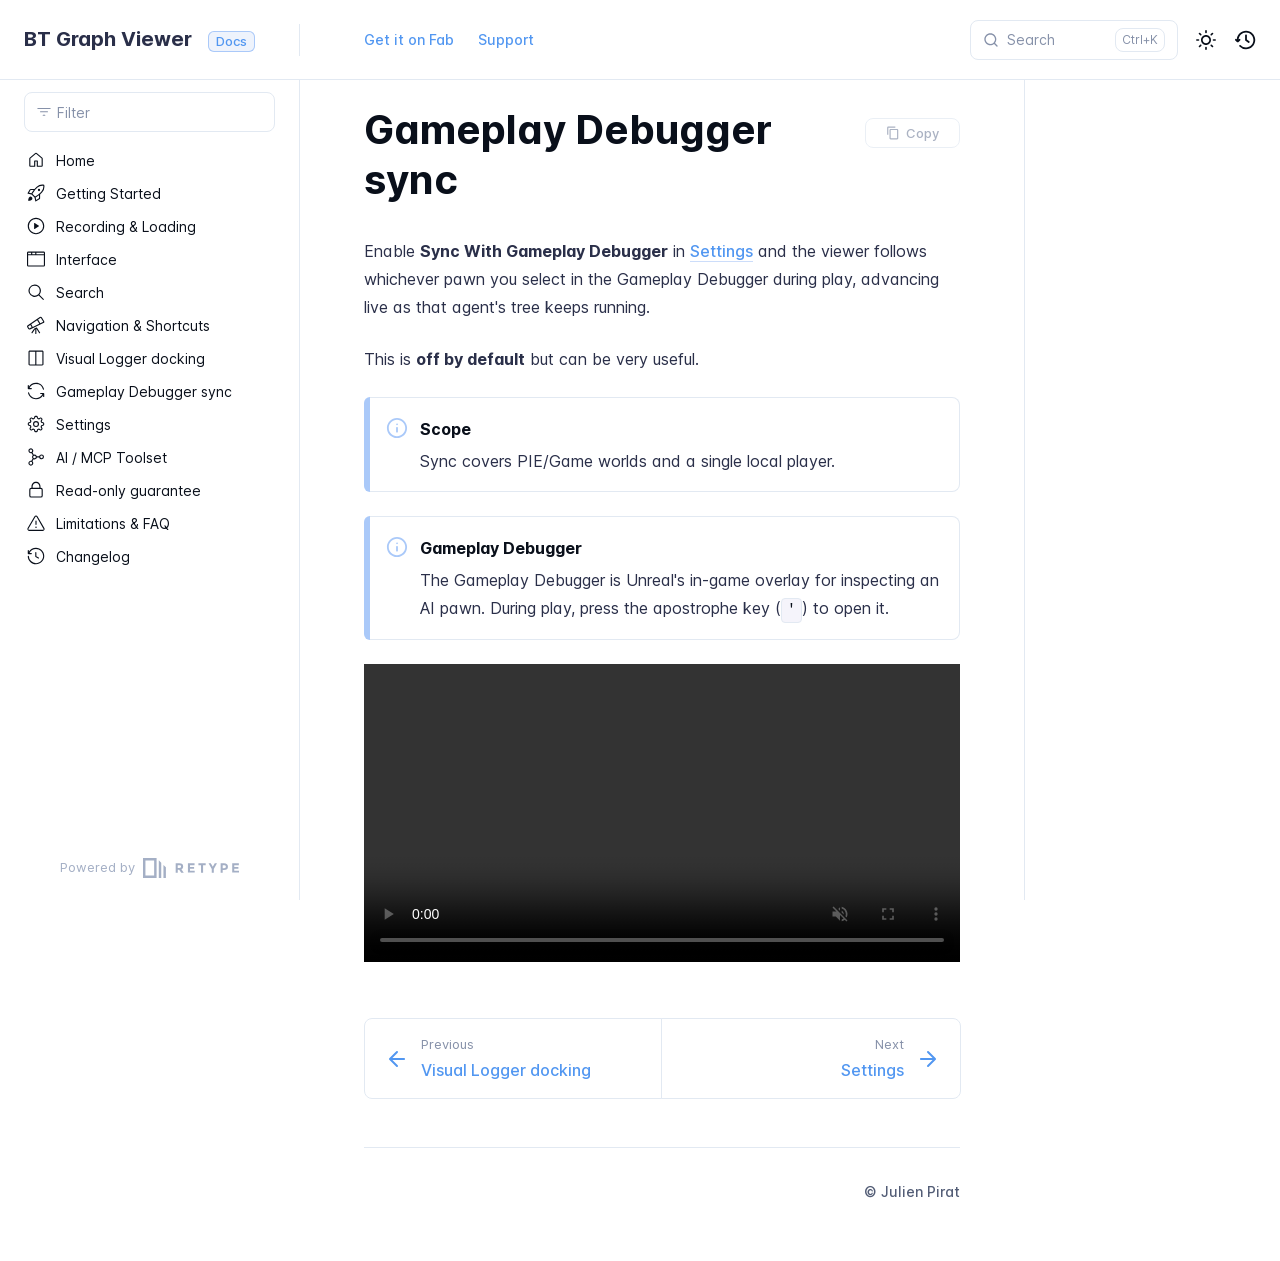
<file: gameplay-debugger-sync/index.html>
<!DOCTYPE html>
<html lang="en" class="h-full">
<head>
    <meta charset="UTF-8">
    <meta name="viewport" content="width=device-width,initial-scale=1">
    <meta name="color-scheme" content="light dark">
    <meta name="turbo-root" content="/btgraphviewer-docs">
    <meta name="turbo-cache-control" content="no-cache" data-turbo-track="reload" data-track-token="4.6.0.845875367755">

    <!-- See retype.com -->
    <meta name="generator" content="Retype 4.6.0">

    <!-- Primary Meta Tags -->
    <title>Gameplay Debugger syncBT Graph Viewer — Behavior Tree Replay Debugger for Unreal Engine</title>
    <meta name="title" content="Gameplay Debugger syncBT Graph Viewer — Behavior Tree Replay Debugger for Unreal Engine">
    <meta name="description" content="Enable Sync With Gameplay Debugger in Settings and the viewer follows whichever pawn you select in the Gameplay Debugger during play, advancing live as that agent's tree keeps running.">

    <!-- Canonical -->
    <link rel="canonical" href="https://julienpirat.github.io/btgraphviewer-docs/gameplay-debugger-sync/">
    <link rel="sitemap" type="application/xml" title="Sitemap" href="https://julienpirat.github.io/btgraphviewer-docs/sitemap.xml">

    <!-- Open Graph -->
    <meta property="og:type" content="website">
    <meta property="og:url" content="https://julienpirat.github.io/btgraphviewer-docs/gameplay-debugger-sync/">
    <meta property="og:title" content="Gameplay Debugger syncBT Graph Viewer — Behavior Tree Replay Debugger for Unreal Engine">
    <meta property="og:description" content="Enable Sync With Gameplay Debugger in Settings and the viewer follows whichever pawn you select in the Gameplay Debugger during play, advancing live as that agent's tree keeps running.">
    <meta property="og:site_name" content="BT Graph Viewer">
    <meta property="og:locale" content="en_US">

    <!-- Twitter -->
    <meta name="twitter:card" content="summary_large_image">
    <meta name="twitter:url" content="https://julienpirat.github.io/btgraphviewer-docs/gameplay-debugger-sync/">
    <meta name="twitter:title" content="Gameplay Debugger syncBT Graph Viewer — Behavior Tree Replay Debugger for Unreal Engine">
    <meta name="twitter:description" content="Enable Sync With Gameplay Debugger in Settings and the viewer follows whichever pawn you select in the Gameplay Debugger during play, advancing live as that agent's tree keeps running.">

    <!-- Alternate Markdown -->
    <link rel="alternate" type="text/markdown" href="https://julienpirat.github.io/btgraphviewer-docs/gameplay-debugger-sync.md">

    <script data-cfasync="false">(function(){var cl=document.documentElement.classList,ls=localStorage.getItem("retype_scheme"),hd=cl.contains("dark"),hl=cl.contains("light"),wm=window.matchMedia&&window.matchMedia("(prefers-color-scheme: dark)").matches;if(ls==="dark"||(!ls&&wm&&!hd&&!hl)){cl.remove("light");cl.add("dark")}else if(ls==="light"||(!ls&&!wm&&!hd&&!hl)){cl.remove("dark");cl.add("light")}})();</script>

    <link id="retype-favicon" rel="icon" href="../static/images/logo-dark.png" />
    <link href="../resources/css/retype.css?v=4.6.0.845875367755" rel="stylesheet">

    <script data-cfasync="false" src="../resources/js/config.js?v=4.6.0.845875367755" data-turbo-eval="false" defer></script>
    <script data-cfasync="false" src="../resources/js/retype.js?v=4.6.0" data-turbo-eval="false" defer></script>
    <script id="lunr-js" data-cfasync="false" src="../resources/js/lunr.js?v=4.6.0.845875367755" data-turbo-eval="false" defer></script>
</head>
<body>
    <div id="retype-app" class="relative text-base antialiased text-base-text bg-base-bg font-body">
    <div class="absolute bottom-0 left-0" style="top: 5rem; right: 50%"></div>

    <header id="retype-header" class="sticky top-0 z-30 flex w-full h-16 bg-header-bg border-b border-header-border md:h-20">
        <div class="container relative flex items-center justify-between pr-6 grow md:justify-start">
            <!-- Mobile menu button skeleton -->
            <button v-cloak class="skeleton retype-mobile-menu-button flex items-center justify-center shrink-0 overflow-hidden dark:text-white focus:outline-hidden rounded-full w-10 h-10 ml-3.5 md:hidden"><svg xmlns="http://www.w3.org/2000/svg" class="mb-px shrink-0" width="24" height="24" viewBox="0 0 24 24" role="presentation" style="margin-bottom: 0px;"><g fill="currentColor"><path d="M2 4h20v2H2zM2 11h20v2H2zM2 18h20v2H2z"></path></g></svg></button>
            <div v-cloak id="retype-sidebar-left-toggle-button"></div>
    
            <!-- Logo -->
            <div class="flex items-center justify-between h-full py-2 md:w-75">
                <div class="flex items-center px-2 md:px-6">
                    <a id="retype-branding-logo" href="https://julienpirat.github.io/btgraphviewer-docs/" class="flex items-center leading-snug text-xl">
                        <span class="dark:text-white font-bold line-clamp-1 md:line-clamp-2">BT Graph Viewer</span>
                    </a><span id="retype-branding-label" class="inline-flex mt-1 px-2 py-1 ml-4 text-xs font-medium leading-none items-center rounded-md bg-branding-label-bg text-branding-label-text ring-1 ring-branding-label-border ring-inset md:inline-block">Docs</span>
                </div>
    
                <span class="hidden h-8 border-r md:inline-block border-base-border"></span>
            </div>
    
            <div class="flex justify-between md:grow">
                <!-- Top Nav -->
                <nav id="retype-header-nav" class="hidden md:flex">
                    <ul class="flex flex-col mb-4 md:pl-16 md:mb-0 md:flex-row md:items-center">
                        <li class="mr-6">
                            <a class="py-2 md:mb-0 inline-flex items-center text-sm whitespace-nowrap transition-colors duration-200 ease-linear md:text-header-text font-header-text hover:text-header-text-hover" href="https://www.fab.com/listings/6707cede-9f18-48be-a4f2-70ddb187019a" target="_blank">Get it on Fab</a>
                        </li>
                        <li class="mr-6">
                            <a class="py-2 md:mb-0 inline-flex items-center text-sm whitespace-nowrap transition-colors duration-200 ease-linear md:text-header-text font-header-text hover:text-header-text-hover" href="mailto:PapyUnreal@hotmail.com">Support</a>
                        </li>
    
                    </ul>
                </nav>
    
                <div v-cloak class="flex justify-end grow">
                    <div id="retype-mobile-search-button"></div>
                    <doc-search-desktop></doc-search-desktop>
    
                    <doc-theme-switch class="lg:ml-2"></doc-theme-switch>
                    <doc-history></doc-history>
                </div>
            </div>
        </div>
    </header>


    <div id="retype-container" class="container relative flex bg-white">
        <!-- Sidebar Skeleton -->
        <div v-cloak class="fixed flex flex-col shrink-0 duration-300 ease-in-out bg-sidebar-left-bg border-sidebar-left-border sidebar top-20 w-75 border-r h-screen md:sticky transition-transform skeleton">
        
            <div class="flex items-center h-16 px-6">
                <input id="retype-filter-input-mock" class="w-full h-10 pl-8 px-3 py-2 transition-colors duration-200 ease-linear bg-filter-bg border border-filter-border rounded-lg shadow-none md:text-sm hover:border-filter-border-hover focus:outline-hidden focus:border-filter-border-focus placeholder-filter-placeholder" type="text">
            </div>
        
            <div class="pl-6 mt-1 mb-4">
                <div class="w-32 h-3 mb-4 bg-skeleton-bg rounded-full loading"></div>
                <div class="w-48 h-3 mb-4 bg-skeleton-bg rounded-full loading"></div>
                <div class="w-40 h-3 mb-4 bg-skeleton-bg rounded-full loading"></div>
                <div class="w-32 h-3 mb-4 bg-skeleton-bg rounded-full loading"></div>
                <div class="w-48 h-3 mb-4 bg-skeleton-bg rounded-full loading"></div>
                <div class="w-40 h-3 mb-4 bg-skeleton-bg rounded-full loading"></div>
            </div>
        
            <div class="shrink-0 mt-auto bg-transparent dark:border-base-border">
                <a class="flex items-center justify-center flex-nowrap h-16 text-gray-350 dark:text-dark-400 hover:text-gray-600 dark:hover:text-dark-300 transition-colors duration-150 ease-in docs-powered-by" target="_blank" href="https://retype.com/" rel="noopener">
                    <span class="text-xs whitespace-nowrap">Powered by</span>
                    <svg xmlns="http://www.w3.org/2000/svg" class="ml-2" fill="currentColor" width="96" height="20" overflow="visible"><path d="M0 0v20h13.59V0H0zm11.15 17.54H2.44V2.46h8.71v15.08zM15.8 20h2.44V4.67L15.8 2.22zM20.45 6.89V20h2.44V9.34z"/><g><path d="M40.16 8.44c0 1.49-.59 2.45-1.75 2.88l2.34 3.32h-2.53l-2.04-2.96h-1.43v2.96h-2.06V5.36h3.5c1.43 0 2.46.24 3.07.73s.9 1.27.9 2.35zm-2.48 1.1c.26-.23.38-.59.38-1.09 0-.5-.13-.84-.4-1.03s-.73-.28-1.39-.28h-1.54v2.75h1.5c.72 0 1.2-.12 1.45-.35zM51.56 5.36V7.2h-4.59v1.91h4.13v1.76h-4.13v1.92h4.74v1.83h-6.79V5.36h6.64zM60.09 7.15v7.48h-2.06V7.15h-2.61V5.36h7.28v1.79h-2.61zM70.81 14.64h-2.06v-3.66l-3.19-5.61h2.23l1.99 3.45 1.99-3.45H74l-3.19 5.61v3.66zM83.99 6.19c.65.55.97 1.4.97 2.55s-.33 1.98-1 2.51-1.68.8-3.04.8h-1.23v2.59h-2.06V5.36h3.26c1.42 0 2.45.28 3.1.83zm-1.51 3.65c.25-.28.37-.69.37-1.22s-.16-.92-.48-1.14c-.32-.23-.82-.34-1.5-.34H79.7v3.12h1.38c.68 0 1.15-.14 1.4-.42zM95.85 5.36V7.2h-4.59v1.91h4.13v1.76h-4.13v1.92H96v1.83h-6.79V5.36h6.64z"/></g></svg>
                </a>
            </div>
        </div>
        
        <!-- Sidebar component -->
        <doc-sidebar v-cloak>
            <template #sidebar-footer>
                <div class="shrink-0 mt-auto border-t md:bg-transparent md:border-none dark:border-base-border">
        
                    <div class="py-3 px-6 md:hidden border-b dark:border-base-border">
                        <nav>
                            <ul class="flex flex-wrap justify-center items-center">
                                <li class="mr-6">
                                    <a class="block py-1 inline-flex items-center text-sm whitespace-nowrap transition-colors duration-200 ease-linear md:text-header-text font-header-text hover:text-header-text-hover" href="https://www.fab.com/listings/6707cede-9f18-48be-a4f2-70ddb187019a" target="_blank">Get it on Fab</a>
                                </li>
                                <li class="mr-6">
                                    <a class="block py-1 inline-flex items-center text-sm whitespace-nowrap transition-colors duration-200 ease-linear md:text-header-text font-header-text hover:text-header-text-hover" href="mailto:PapyUnreal@hotmail.com">Support</a>
                                </li>
        
                            </ul>
                        </nav>
                    </div>
        
                    <a class="flex items-center justify-center flex-nowrap h-16 text-gray-350 dark:text-dark-400 hover:text-gray-600 dark:hover:text-dark-300 transition-colors duration-150 ease-in docs-powered-by" target="_blank" href="https://retype.com/" rel="noopener">
                        <span class="text-xs whitespace-nowrap">Powered by</span>
                        <svg xmlns="http://www.w3.org/2000/svg" class="ml-2" fill="currentColor" width="96" height="20" overflow="visible"><path d="M0 0v20h13.59V0H0zm11.15 17.54H2.44V2.46h8.71v15.08zM15.8 20h2.44V4.67L15.8 2.22zM20.45 6.89V20h2.44V9.34z"/><g><path d="M40.16 8.44c0 1.49-.59 2.45-1.75 2.88l2.34 3.32h-2.53l-2.04-2.96h-1.43v2.96h-2.06V5.36h3.5c1.43 0 2.46.24 3.07.73s.9 1.27.9 2.35zm-2.48 1.1c.26-.23.38-.59.38-1.09 0-.5-.13-.84-.4-1.03s-.73-.28-1.39-.28h-1.54v2.75h1.5c.72 0 1.2-.12 1.45-.35zM51.56 5.36V7.2h-4.59v1.91h4.13v1.76h-4.13v1.92h4.74v1.83h-6.79V5.36h6.64zM60.09 7.15v7.48h-2.06V7.15h-2.61V5.36h7.28v1.79h-2.61zM70.81 14.64h-2.06v-3.66l-3.19-5.61h2.23l1.99 3.45 1.99-3.45H74l-3.19 5.61v3.66zM83.99 6.19c.65.55.97 1.4.97 2.55s-.33 1.98-1 2.51-1.68.8-3.04.8h-1.23v2.59h-2.06V5.36h3.26c1.42 0 2.45.28 3.1.83zm-1.51 3.65c.25-.28.37-.69.37-1.22s-.16-.92-.48-1.14c-.32-.23-.82-.34-1.5-.34H79.7v3.12h1.38c.68 0 1.15-.14 1.4-.42zM95.85 5.36V7.2h-4.59v1.91h4.13v1.76h-4.13v1.92H96v1.83h-6.79V5.36h6.64z"/></g></svg>
                    </a>
                </div>
            </template>
        </doc-sidebar>

        <div class="grow min-w-0 bg-body-bg">
            <!-- Render "toolbar" template here on api pages --><!-- Render page content -->
<div class="flex">
    <div id="retype-main" class="min-w-0 p-4 grow md:px-16">
        <main class="relative pb-12 lg:pt-2">
            <div class="relative retype-markdown" id="retype-content">
                <!-- Rendered if sidebar right is enabled -->
                <div id="retype-sidebar-right-toggle"></div>
                <doc-page-actions></doc-page-actions>

                <!-- Page content  -->
<h1 id="gameplay-debugger-sync">Gameplay Debugger sync</h1>
<p>Enable <strong>Sync With Gameplay Debugger</strong> in <a href="../settings/">Settings</a> and the viewer follows whichever
pawn you select in the Gameplay Debugger during play, advancing live as that agent&#x27;s tree keeps
running.</p>
<p>This is <strong>off by default</strong> but can be very useful.</p>
<div class="flex mb-6">
    <div class="shrink-0 w-1.5 rounded-tl-lg rounded-bl-lg bg-callout-info"></div>
    <div class="flex w-full py-4 border border-l-0 rounded-tr-lg rounded-br-lg doc-callout bg-callout-base-bg border-callout-base-border" role="alert">
        <div class="flex items-center ml-4 h-7">
            <svg xmlns="http://www.w3.org/2000/svg" class="block text-callout-info" width="22" height="22" viewBox="0 0 24 24" role="presentation">
                <g fill="currentColor"><g>
                    <path d="M12 1C5.93 1 1 5.93 1 12s4.93 11 11 11 11-4.93 11-11S18.07 1 12 1zm0 20c-4.96 0-9-4.04-9-9s4.04-9 9-9 9 4.04 9 9-4.04 9-9 9z"></path>
                    <path d="M12 11c-.55 0-1 .45-1 1v4c0 .55.45 1 1 1s1-.45 1-1v-4c0-.55-.45-1-1-1zM12.01 7c-.56 0-1 .45-1 1s.45 1 1 1 1-.45 1-1-.45-1-1-1z"></path>
                    <path fill="none" d="M0 0h24v24H0z"></path>
                </g></g>
            </svg>
        </div>
        <div class="pr-5 ml-3 w-full">
            <h5>Scope</h5>
<p>Sync covers PIE/Game worlds and a single local player.</p>
        </div>
    </div>
</div>
<div class="flex mb-6">
    <div class="shrink-0 w-1.5 rounded-tl-lg rounded-bl-lg bg-callout-info"></div>
    <div class="flex w-full py-4 border border-l-0 rounded-tr-lg rounded-br-lg doc-callout bg-callout-base-bg border-callout-base-border" role="alert">
        <div class="flex items-center ml-4 h-7">
            <svg xmlns="http://www.w3.org/2000/svg" class="block text-callout-info" width="22" height="22" viewBox="0 0 24 24" role="presentation">
                <g fill="currentColor"><g>
                    <path d="M12 1C5.93 1 1 5.93 1 12s4.93 11 11 11 11-4.93 11-11S18.07 1 12 1zm0 20c-4.96 0-9-4.04-9-9s4.04-9 9-9 9 4.04 9 9-4.04 9-9 9z"></path>
                    <path d="M12 11c-.55 0-1 .45-1 1v4c0 .55.45 1 1 1s1-.45 1-1v-4c0-.55-.45-1-1-1zM12.01 7c-.56 0-1 .45-1 1s.45 1 1 1 1-.45 1-1-.45-1-1-1z"></path>
                    <path fill="none" d="M0 0h24v24H0z"></path>
                </g></g>
            </svg>
        </div>
        <div class="pr-5 ml-3 w-full">
            <h5>Gameplay Debugger</h5>
<p>The Gameplay Debugger is Unreal&#x27;s in-game overlay for inspecting an AI pawn. During play, press the apostrophe key (<code translate="no" v-pre>'</code>) to open it.</p>
        </div>
    </div>
</div>
<p><video src="../static/videos/bgv_gameplaydebugger_sync.mp4" autoplay loop muted playsinline controls style="width:100%"></video></p>

                
                <!-- Required only on API pages -->
                <doc-toolbar-member-filter-no-results></doc-toolbar-member-filter-no-results>
            </div>
            <footer id="retype-content-footer" class="clear-both">
            
                <nav id="retype-nextprev" class="print:hidden flex mt-14">
                    <div class="w-1/2">
                        <a class="px-5 py-4 h-full flex items-center break-normal font-medium text-body-link border border-base-border hover:border-base-border-hover rounded-l-lg transition-colors duration-150 relative hover:z-5" href="../visual-logger-docking/">
                            <svg xmlns="http://www.w3.org/2000/svg" class="mr-3" width="24" height="24" viewBox="0 0 24 24" fill="currentColor" overflow="visible"><path d="M19 11H7.41l5.29-5.29a.996.996 0 10-1.41-1.41l-7 7a1 1 0 000 1.42l7 7a1.024 1.024 0 001.42-.01.996.996 0 000-1.41L7.41 13H19c.55 0 1-.45 1-1s-.45-1-1-1z" /><path fill="none" d="M0 0h24v24H0z" /></svg>
                            <span>
                                <span class="block text-xs font-normal text-base-text-muted">Previous</span>
                                <span class="block mt-1">Visual Logger docking</span>
                            </span>
                        </a>
                    </div>
            
                    <div class="w-1/2">
                        <a class="px-5 py-4 -mx-px h-full flex items-center justify-end break-normal font-medium text-body-link border border-base-border hover:border-base-border-hover rounded-r-lg transition-colors duration-150 relative hover:z-5" href="../settings/">
                            <span>
                                <span class="block text-xs font-normal text-right text-base-text-muted">Next</span>
                                <span class="block mt-1">Settings</span>
                            </span>
                            <svg xmlns="http://www.w3.org/2000/svg" class="ml-3" width="24" height="24" viewBox="0 0 24 24" fill="currentColor" overflow="visible"><path d="M19.92 12.38a1 1 0 00-.22-1.09l-7-7a.996.996 0 10-1.41 1.41l5.3 5.3H5c-.55 0-1 .45-1 1s.45 1 1 1h11.59l-5.29 5.29a.996.996 0 000 1.41c.19.2.44.3.7.3s.51-.1.71-.29l7-7c.09-.09.16-.21.21-.33z" /><path fill="none" d="M0 0h24v24H0z" /></svg>
                        </a>
                    </div>
                </nav>
            </footer>
        </main>

        <div id="retype-page-footer" class="print:border-none border-t border-base-border pt-6 mb-8">
            <footer class="flex flex-wrap items-center justify-between print:justify-center">
                <div id="retype-footer-links" class="print:hidden">
                    <ul class="flex flex-wrap items-center text-sm">
                    </ul>
                </div>
                <div id="retype-copyright" class="print:justify-center py-2 text-footer-text font-footer-link text-sm leading-relaxed"><p>© Julien Pirat</p></div>
            </footer>
        </div>
    </div>

    <!-- Rendered if sidebar right is enabled -->
    <!-- Sidebar right skeleton-->
    <div v-cloak class="fixed top-0 bottom-0 right-0 translate-x-full bg-sidebar-right-bg border-sidebar-right-border lg:sticky lg:border-l lg:shrink-0 lg:pt-6 lg:translate-x-0 sm:w-1/2 lg:w-64 lg:z-0 md:w-104 sidebar-right skeleton">
        <div class="pl-5">
            <div class="w-32 h-3 mb-4 bg-skeleton-bg rounded-full loading"></div>
            <div class="w-48 h-3 mb-4 bg-skeleton-bg rounded-full loading"></div>
            <div class="w-40 h-3 mb-4 bg-skeleton-bg rounded-full loading"></div>
        </div>
    </div>

    <!-- User should be able to hide sidebar right -->
    <doc-sidebar-right v-cloak></doc-sidebar-right>
</div>

        </div>
    </div>

    <doc-search-mobile></doc-search-mobile>
    <doc-back-to-top></doc-back-to-top>
</div>


    <div id="retype-overlay-target"></div>

        <script data-cfasync="false">window.__DOCS__ = { "title": "Gameplay Debugger sync", level: 1, icon: "file", hasPrism: false, hasInstagram: false, hasMermaid: false, hasMath: false, tocDepth: 23, "md": "/gameplay-debugger-sync.md" }</script>
</body>
</html>
</file>
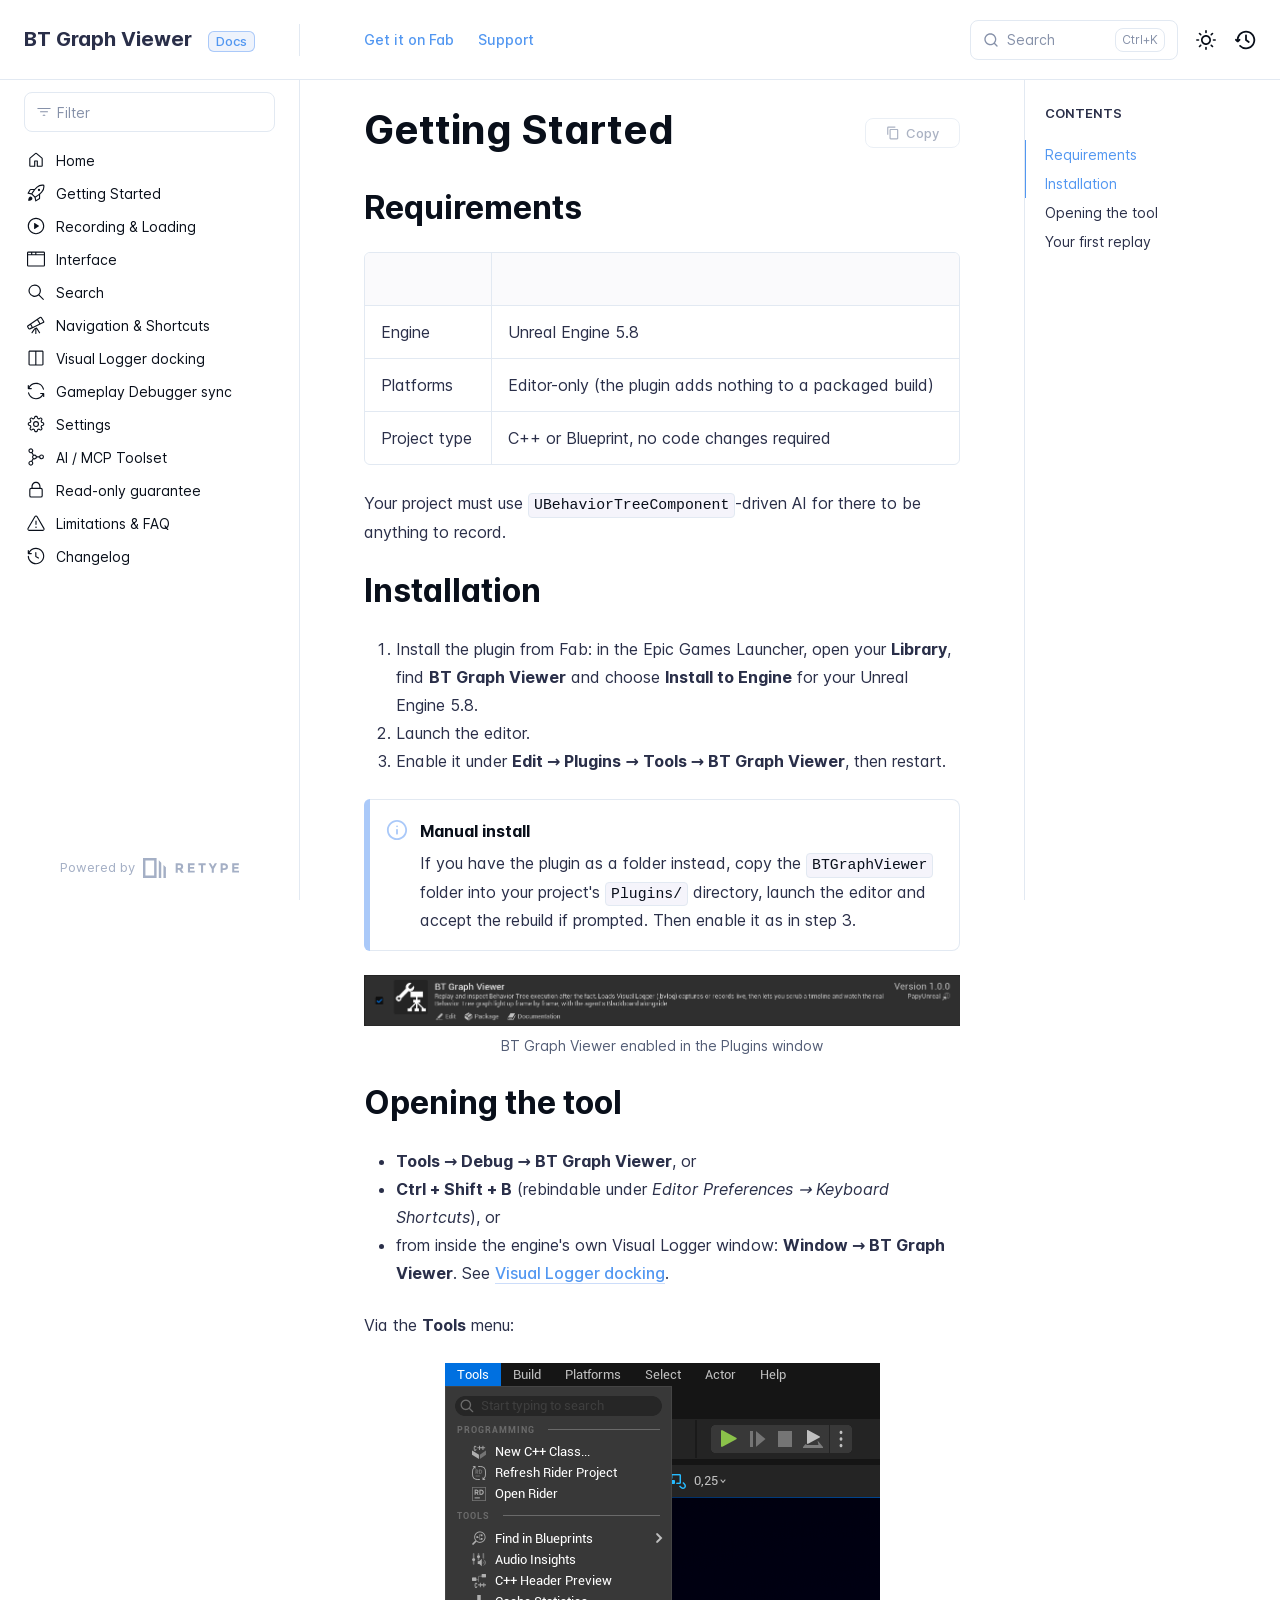
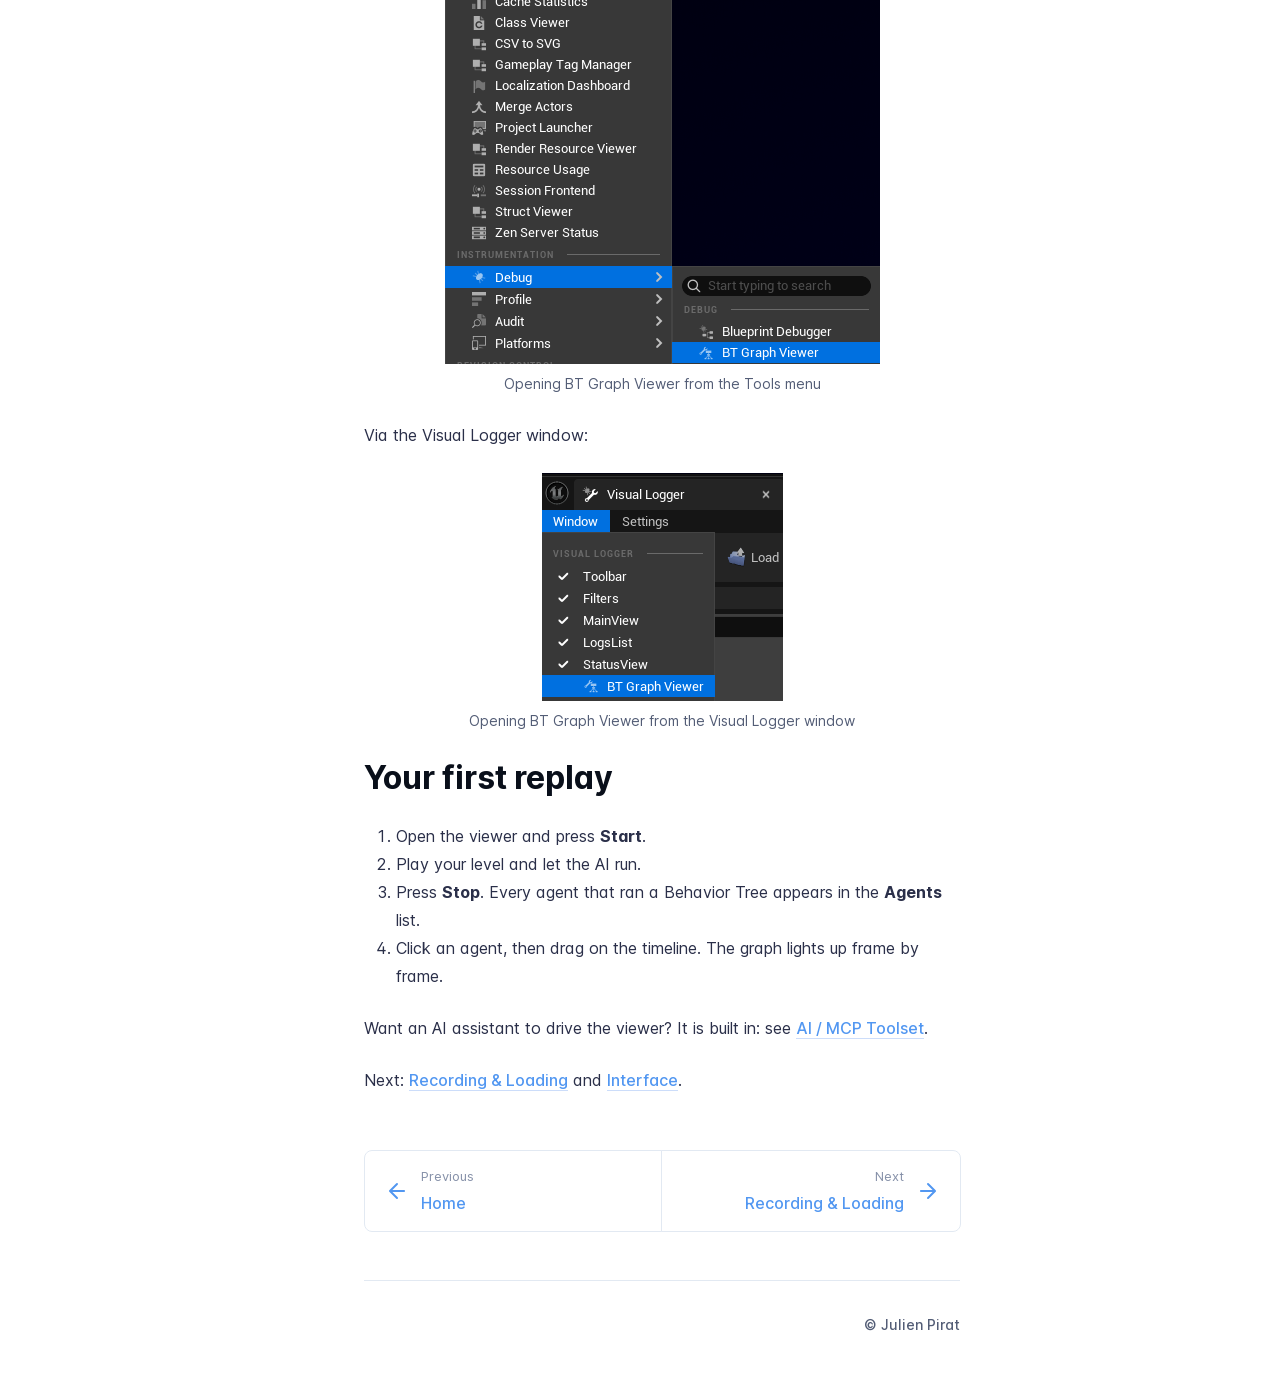
<file: getting-started/index.html>
<!DOCTYPE html>
<html lang="en" class="h-full">
<head>
    <meta charset="UTF-8">
    <meta name="viewport" content="width=device-width,initial-scale=1">
    <meta name="color-scheme" content="light dark">
    <meta name="turbo-root" content="/btgraphviewer-docs">
    <meta name="turbo-cache-control" content="no-cache" data-turbo-track="reload" data-track-token="4.6.0.845875367755">

    <!-- See retype.com -->
    <meta name="generator" content="Retype 4.6.0">

    <!-- Primary Meta Tags -->
    <title>Getting StartedBT Graph Viewer — Behavior Tree Replay Debugger for Unreal Engine</title>
    <meta name="title" content="Getting StartedBT Graph Viewer — Behavior Tree Replay Debugger for Unreal Engine">
    <meta name="description" content="Engine">

    <!-- Canonical -->
    <link rel="canonical" href="https://julienpirat.github.io/btgraphviewer-docs/getting-started/">
    <link rel="sitemap" type="application/xml" title="Sitemap" href="https://julienpirat.github.io/btgraphviewer-docs/sitemap.xml">

    <!-- Open Graph -->
    <meta property="og:type" content="website">
    <meta property="og:url" content="https://julienpirat.github.io/btgraphviewer-docs/getting-started/">
    <meta property="og:title" content="Getting StartedBT Graph Viewer — Behavior Tree Replay Debugger for Unreal Engine">
    <meta property="og:description" content="Engine">
    <meta property="og:image" content="https://julienpirat.github.io/btgraphviewer-docs/static/images/bgv_install_plugins.png">
    <meta property="og:image:width" content="1200">
    <meta property="og:image:height" content="630">
    <meta property="og:image:alt" content="Getting StartedBT Graph Viewer — Behavior Tree Replay Debugger for Unreal Engine">
    <meta property="og:site_name" content="BT Graph Viewer">
    <meta property="og:locale" content="en_US">

    <!-- Twitter -->
    <meta name="twitter:card" content="summary_large_image">
    <meta name="twitter:url" content="https://julienpirat.github.io/btgraphviewer-docs/getting-started/">
    <meta name="twitter:title" content="Getting StartedBT Graph Viewer — Behavior Tree Replay Debugger for Unreal Engine">
    <meta name="twitter:description" content="Engine">
    <meta name="twitter:image" content="https://julienpirat.github.io/btgraphviewer-docs/static/images/bgv_install_plugins.png">
    <meta name="twitter:image:alt" content="Getting StartedBT Graph Viewer — Behavior Tree Replay Debugger for Unreal Engine">

    <!-- Alternate Markdown -->
    <link rel="alternate" type="text/markdown" href="https://julienpirat.github.io/btgraphviewer-docs/getting-started.md">

    <script data-cfasync="false">(function(){var cl=document.documentElement.classList,ls=localStorage.getItem("retype_scheme"),hd=cl.contains("dark"),hl=cl.contains("light"),wm=window.matchMedia&&window.matchMedia("(prefers-color-scheme: dark)").matches;if(ls==="dark"||(!ls&&wm&&!hd&&!hl)){cl.remove("light");cl.add("dark")}else if(ls==="light"||(!ls&&!wm&&!hd&&!hl)){cl.remove("dark");cl.add("light")}})();</script>

    <link id="retype-favicon" rel="icon" href="../static/images/logo-dark.png" />
    <link href="../resources/css/retype.css?v=4.6.0.845875367755" rel="stylesheet">

    <script data-cfasync="false" src="../resources/js/config.js?v=4.6.0.845875367755" data-turbo-eval="false" defer></script>
    <script data-cfasync="false" src="../resources/js/retype.js?v=4.6.0" data-turbo-eval="false" defer></script>
    <script id="lunr-js" data-cfasync="false" src="../resources/js/lunr.js?v=4.6.0.845875367755" data-turbo-eval="false" defer></script>
</head>
<body>
    <div id="retype-app" class="relative text-base antialiased text-base-text bg-base-bg font-body">
    <div class="absolute bottom-0 left-0" style="top: 5rem; right: 50%"></div>

    <header id="retype-header" class="sticky top-0 z-30 flex w-full h-16 bg-header-bg border-b border-header-border md:h-20">
        <div class="container relative flex items-center justify-between pr-6 grow md:justify-start">
            <!-- Mobile menu button skeleton -->
            <button v-cloak class="skeleton retype-mobile-menu-button flex items-center justify-center shrink-0 overflow-hidden dark:text-white focus:outline-hidden rounded-full w-10 h-10 ml-3.5 md:hidden"><svg xmlns="http://www.w3.org/2000/svg" class="mb-px shrink-0" width="24" height="24" viewBox="0 0 24 24" role="presentation" style="margin-bottom: 0px;"><g fill="currentColor"><path d="M2 4h20v2H2zM2 11h20v2H2zM2 18h20v2H2z"></path></g></svg></button>
            <div v-cloak id="retype-sidebar-left-toggle-button"></div>
    
            <!-- Logo -->
            <div class="flex items-center justify-between h-full py-2 md:w-75">
                <div class="flex items-center px-2 md:px-6">
                    <a id="retype-branding-logo" href="https://julienpirat.github.io/btgraphviewer-docs/" class="flex items-center leading-snug text-xl">
                        <span class="dark:text-white font-bold line-clamp-1 md:line-clamp-2">BT Graph Viewer</span>
                    </a><span id="retype-branding-label" class="inline-flex mt-1 px-2 py-1 ml-4 text-xs font-medium leading-none items-center rounded-md bg-branding-label-bg text-branding-label-text ring-1 ring-branding-label-border ring-inset md:inline-block">Docs</span>
                </div>
    
                <span class="hidden h-8 border-r md:inline-block border-base-border"></span>
            </div>
    
            <div class="flex justify-between md:grow">
                <!-- Top Nav -->
                <nav id="retype-header-nav" class="hidden md:flex">
                    <ul class="flex flex-col mb-4 md:pl-16 md:mb-0 md:flex-row md:items-center">
                        <li class="mr-6">
                            <a class="py-2 md:mb-0 inline-flex items-center text-sm whitespace-nowrap transition-colors duration-200 ease-linear md:text-header-text font-header-text hover:text-header-text-hover" href="https://www.fab.com/listings/6707cede-9f18-48be-a4f2-70ddb187019a" target="_blank">Get it on Fab</a>
                        </li>
                        <li class="mr-6">
                            <a class="py-2 md:mb-0 inline-flex items-center text-sm whitespace-nowrap transition-colors duration-200 ease-linear md:text-header-text font-header-text hover:text-header-text-hover" href="mailto:PapyUnreal@hotmail.com">Support</a>
                        </li>
    
                    </ul>
                </nav>
    
                <div v-cloak class="flex justify-end grow">
                    <div id="retype-mobile-search-button"></div>
                    <doc-search-desktop></doc-search-desktop>
    
                    <doc-theme-switch class="lg:ml-2"></doc-theme-switch>
                    <doc-history></doc-history>
                </div>
            </div>
        </div>
    </header>


    <div id="retype-container" class="container relative flex bg-white">
        <!-- Sidebar Skeleton -->
        <div v-cloak class="fixed flex flex-col shrink-0 duration-300 ease-in-out bg-sidebar-left-bg border-sidebar-left-border sidebar top-20 w-75 border-r h-screen md:sticky transition-transform skeleton">
        
            <div class="flex items-center h-16 px-6">
                <input id="retype-filter-input-mock" class="w-full h-10 pl-8 px-3 py-2 transition-colors duration-200 ease-linear bg-filter-bg border border-filter-border rounded-lg shadow-none md:text-sm hover:border-filter-border-hover focus:outline-hidden focus:border-filter-border-focus placeholder-filter-placeholder" type="text">
            </div>
        
            <div class="pl-6 mt-1 mb-4">
                <div class="w-32 h-3 mb-4 bg-skeleton-bg rounded-full loading"></div>
                <div class="w-48 h-3 mb-4 bg-skeleton-bg rounded-full loading"></div>
                <div class="w-40 h-3 mb-4 bg-skeleton-bg rounded-full loading"></div>
                <div class="w-32 h-3 mb-4 bg-skeleton-bg rounded-full loading"></div>
                <div class="w-48 h-3 mb-4 bg-skeleton-bg rounded-full loading"></div>
                <div class="w-40 h-3 mb-4 bg-skeleton-bg rounded-full loading"></div>
            </div>
        
            <div class="shrink-0 mt-auto bg-transparent dark:border-base-border">
                <a class="flex items-center justify-center flex-nowrap h-16 text-gray-350 dark:text-dark-400 hover:text-gray-600 dark:hover:text-dark-300 transition-colors duration-150 ease-in docs-powered-by" target="_blank" href="https://retype.com/" rel="noopener">
                    <span class="text-xs whitespace-nowrap">Powered by</span>
                    <svg xmlns="http://www.w3.org/2000/svg" class="ml-2" fill="currentColor" width="96" height="20" overflow="visible"><path d="M0 0v20h13.59V0H0zm11.15 17.54H2.44V2.46h8.71v15.08zM15.8 20h2.44V4.67L15.8 2.22zM20.45 6.89V20h2.44V9.34z"/><g><path d="M40.16 8.44c0 1.49-.59 2.45-1.75 2.88l2.34 3.32h-2.53l-2.04-2.96h-1.43v2.96h-2.06V5.36h3.5c1.43 0 2.46.24 3.07.73s.9 1.27.9 2.35zm-2.48 1.1c.26-.23.38-.59.38-1.09 0-.5-.13-.84-.4-1.03s-.73-.28-1.39-.28h-1.54v2.75h1.5c.72 0 1.2-.12 1.45-.35zM51.56 5.36V7.2h-4.59v1.91h4.13v1.76h-4.13v1.92h4.74v1.83h-6.79V5.36h6.64zM60.09 7.15v7.48h-2.06V7.15h-2.61V5.36h7.28v1.79h-2.61zM70.81 14.64h-2.06v-3.66l-3.19-5.61h2.23l1.99 3.45 1.99-3.45H74l-3.19 5.61v3.66zM83.99 6.19c.65.55.97 1.4.97 2.55s-.33 1.98-1 2.51-1.68.8-3.04.8h-1.23v2.59h-2.06V5.36h3.26c1.42 0 2.45.28 3.1.83zm-1.51 3.65c.25-.28.37-.69.37-1.22s-.16-.92-.48-1.14c-.32-.23-.82-.34-1.5-.34H79.7v3.12h1.38c.68 0 1.15-.14 1.4-.42zM95.85 5.36V7.2h-4.59v1.91h4.13v1.76h-4.13v1.92H96v1.83h-6.79V5.36h6.64z"/></g></svg>
                </a>
            </div>
        </div>
        
        <!-- Sidebar component -->
        <doc-sidebar v-cloak>
            <template #sidebar-footer>
                <div class="shrink-0 mt-auto border-t md:bg-transparent md:border-none dark:border-base-border">
        
                    <div class="py-3 px-6 md:hidden border-b dark:border-base-border">
                        <nav>
                            <ul class="flex flex-wrap justify-center items-center">
                                <li class="mr-6">
                                    <a class="block py-1 inline-flex items-center text-sm whitespace-nowrap transition-colors duration-200 ease-linear md:text-header-text font-header-text hover:text-header-text-hover" href="https://www.fab.com/listings/6707cede-9f18-48be-a4f2-70ddb187019a" target="_blank">Get it on Fab</a>
                                </li>
                                <li class="mr-6">
                                    <a class="block py-1 inline-flex items-center text-sm whitespace-nowrap transition-colors duration-200 ease-linear md:text-header-text font-header-text hover:text-header-text-hover" href="mailto:PapyUnreal@hotmail.com">Support</a>
                                </li>
        
                            </ul>
                        </nav>
                    </div>
        
                    <a class="flex items-center justify-center flex-nowrap h-16 text-gray-350 dark:text-dark-400 hover:text-gray-600 dark:hover:text-dark-300 transition-colors duration-150 ease-in docs-powered-by" target="_blank" href="https://retype.com/" rel="noopener">
                        <span class="text-xs whitespace-nowrap">Powered by</span>
                        <svg xmlns="http://www.w3.org/2000/svg" class="ml-2" fill="currentColor" width="96" height="20" overflow="visible"><path d="M0 0v20h13.59V0H0zm11.15 17.54H2.44V2.46h8.71v15.08zM15.8 20h2.44V4.67L15.8 2.22zM20.45 6.89V20h2.44V9.34z"/><g><path d="M40.16 8.44c0 1.49-.59 2.45-1.75 2.88l2.34 3.32h-2.53l-2.04-2.96h-1.43v2.96h-2.06V5.36h3.5c1.43 0 2.46.24 3.07.73s.9 1.27.9 2.35zm-2.48 1.1c.26-.23.38-.59.38-1.09 0-.5-.13-.84-.4-1.03s-.73-.28-1.39-.28h-1.54v2.75h1.5c.72 0 1.2-.12 1.45-.35zM51.56 5.36V7.2h-4.59v1.91h4.13v1.76h-4.13v1.92h4.74v1.83h-6.79V5.36h6.64zM60.09 7.15v7.48h-2.06V7.15h-2.61V5.36h7.28v1.79h-2.61zM70.81 14.64h-2.06v-3.66l-3.19-5.61h2.23l1.99 3.45 1.99-3.45H74l-3.19 5.61v3.66zM83.99 6.19c.65.55.97 1.4.97 2.55s-.33 1.98-1 2.51-1.68.8-3.04.8h-1.23v2.59h-2.06V5.36h3.26c1.42 0 2.45.28 3.1.83zm-1.51 3.65c.25-.28.37-.69.37-1.22s-.16-.92-.48-1.14c-.32-.23-.82-.34-1.5-.34H79.7v3.12h1.38c.68 0 1.15-.14 1.4-.42zM95.85 5.36V7.2h-4.59v1.91h4.13v1.76h-4.13v1.92H96v1.83h-6.79V5.36h6.64z"/></g></svg>
                    </a>
                </div>
            </template>
        </doc-sidebar>

        <div class="grow min-w-0 bg-body-bg">
            <!-- Render "toolbar" template here on api pages --><!-- Render page content -->
<div class="flex">
    <div id="retype-main" class="min-w-0 p-4 grow md:px-16">
        <main class="relative pb-12 lg:pt-2">
            <div class="relative retype-markdown" id="retype-content">
                <!-- Rendered if sidebar right is enabled -->
                <div id="retype-sidebar-right-toggle"></div>
                <doc-page-actions></doc-page-actions>

                <!-- Page content  -->
<h1 id="getting-started">Getting Started</h1>
<h2 id="requirements">Requirements</h2>
<retype-table copy-text="| | |
|---|---|
| Engine | Unreal Engine 5.8 |
| Platforms | Editor-only (the plugin adds nothing to a packaged build) |
| Project type | C++ or Blueprint, no code changes required |">
<div class="table-wrapper scrollbar overflow-hidden">
<table class="comfortable">
<thead>
<tr>
<th> </th>
<th> </th>
</tr>
</thead>
<tbody>
<tr>
<td>Engine</td>
<td>Unreal Engine 5.8</td>
</tr>
<tr>
<td>Platforms</td>
<td>Editor-only (the plugin adds nothing to a packaged build)</td>
</tr>
<tr>
<td>Project type</td>
<td>C++ or Blueprint, no code changes required</td>
</tr>
</tbody>
</table>
</div>
</retype-table>
<p>Your project must use <code translate="no" v-pre>UBehaviorTreeComponent</code>-driven AI for there to be anything to record.</p>
<h2 id="installation">Installation</h2>
<ol>
<li>Install the plugin from Fab: in the Epic Games Launcher, open your <strong>Library</strong>, find <strong>BT Graph Viewer</strong> and choose <strong>Install to Engine</strong> for your Unreal Engine 5.8.</li>
<li>Launch the editor.</li>
<li>Enable it under <strong>Edit → Plugins → Tools → BT Graph Viewer</strong>, then restart.</li>
</ol>
<div class="flex mb-6">
    <div class="shrink-0 w-1.5 rounded-tl-lg rounded-bl-lg bg-callout-info"></div>
    <div class="flex w-full py-4 border border-l-0 rounded-tr-lg rounded-br-lg doc-callout bg-callout-base-bg border-callout-base-border" role="alert">
        <div class="flex items-center ml-4 h-7">
            <svg xmlns="http://www.w3.org/2000/svg" class="block text-callout-info" width="22" height="22" viewBox="0 0 24 24" role="presentation">
                <g fill="currentColor"><g>
                    <path d="M12 1C5.93 1 1 5.93 1 12s4.93 11 11 11 11-4.93 11-11S18.07 1 12 1zm0 20c-4.96 0-9-4.04-9-9s4.04-9 9-9 9 4.04 9 9-4.04 9-9 9z"></path>
                    <path d="M12 11c-.55 0-1 .45-1 1v4c0 .55.45 1 1 1s1-.45 1-1v-4c0-.55-.45-1-1-1zM12.01 7c-.56 0-1 .45-1 1s.45 1 1 1 1-.45 1-1-.45-1-1-1z"></path>
                    <path fill="none" d="M0 0h24v24H0z"></path>
                </g></g>
            </svg>
        </div>
        <div class="pr-5 ml-3 w-full">
            <h5>Manual install</h5>
<p>If you have the plugin as a folder instead, copy the <code translate="no" v-pre>BTGraphViewer</code> folder into your project&#x27;s <code translate="no" v-pre>Plugins/</code> directory, launch the editor and accept the rebuild if prompted. Then enable it as in step 3.</p>
        </div>
    </div>
</div>
<figure class="content-center">
    <img src="../static/images/bgv_install_plugins.png" alt="BT Graph Viewer enabled in the Plugins window" class="max-w-full h-auto rounded-image-rounded border-image-border border-image-border-width" width="1215" height="103" />
    <figcaption class="caption">BT Graph Viewer enabled in the Plugins window</figcaption>
</figure>
<h2 id="opening-the-tool">Opening the tool</h2>
<ul>
<li><strong>Tools → Debug → BT Graph Viewer</strong>, or</li>
<li><strong>Ctrl + Shift + B</strong> (rebindable under <em>Editor Preferences → Keyboard Shortcuts</em>), or</li>
<li>from inside the engine&#x27;s own Visual Logger window: <strong>Window → BT Graph Viewer</strong>. See <a href="../visual-logger-docking/">Visual Logger docking</a>.</li>
</ul>
<p>Via the <strong>Tools</strong> menu:</p>
<figure class="content-center">
    <img src="../static/images/bgv_open_menu.png" alt="Opening BT Graph Viewer from the Tools menu" class="max-w-full h-auto rounded-image-rounded border-image-border border-image-border-width" width="435" height="601" />
    <figcaption class="caption">Opening BT Graph Viewer from the Tools menu</figcaption>
</figure>
<p>Via the Visual Logger window:</p>
<figure class="content-center">
    <img src="../static/images/bgv_vlog_menu.png" alt="Opening BT Graph Viewer from the Visual Logger window" class="max-w-full h-auto rounded-image-rounded border-image-border border-image-border-width" width="241" height="228" />
    <figcaption class="caption">Opening BT Graph Viewer from the Visual Logger window</figcaption>
</figure>
<h2 id="your-first-replay">Your first replay</h2>
<ol>
<li>Open the viewer and press <strong>Start</strong>.</li>
<li>Play your level and let the AI run.</li>
<li>Press <strong>Stop</strong>. Every agent that ran a Behavior Tree appears in the <strong>Agents</strong> list.</li>
<li>Click an agent, then drag on the timeline. The graph lights up frame by frame.</li>
</ol>
<p>Want an AI assistant to drive the viewer? It is built in: see <a href="../ai-toolset/">AI / MCP Toolset</a>.</p>
<p>Next: <a href="../recording-and-loading/">Recording &amp; Loading</a> and <a href="../interface/">Interface</a>.</p>

                
                <!-- Required only on API pages -->
                <doc-toolbar-member-filter-no-results></doc-toolbar-member-filter-no-results>
            </div>
            <footer id="retype-content-footer" class="clear-both">
            
                <nav id="retype-nextprev" class="print:hidden flex mt-14">
                    <div class="w-1/2">
                        <a class="px-5 py-4 h-full flex items-center break-normal font-medium text-body-link border border-base-border hover:border-base-border-hover rounded-l-lg transition-colors duration-150 relative hover:z-5" href="../">
                            <svg xmlns="http://www.w3.org/2000/svg" class="mr-3" width="24" height="24" viewBox="0 0 24 24" fill="currentColor" overflow="visible"><path d="M19 11H7.41l5.29-5.29a.996.996 0 10-1.41-1.41l-7 7a1 1 0 000 1.42l7 7a1.024 1.024 0 001.42-.01.996.996 0 000-1.41L7.41 13H19c.55 0 1-.45 1-1s-.45-1-1-1z" /><path fill="none" d="M0 0h24v24H0z" /></svg>
                            <span>
                                <span class="block text-xs font-normal text-base-text-muted">Previous</span>
                                <span class="block mt-1">Home</span>
                            </span>
                        </a>
                    </div>
            
                    <div class="w-1/2">
                        <a class="px-5 py-4 -mx-px h-full flex items-center justify-end break-normal font-medium text-body-link border border-base-border hover:border-base-border-hover rounded-r-lg transition-colors duration-150 relative hover:z-5" href="../recording-and-loading/">
                            <span>
                                <span class="block text-xs font-normal text-right text-base-text-muted">Next</span>
                                <span class="block mt-1">Recording &amp; Loading</span>
                            </span>
                            <svg xmlns="http://www.w3.org/2000/svg" class="ml-3" width="24" height="24" viewBox="0 0 24 24" fill="currentColor" overflow="visible"><path d="M19.92 12.38a1 1 0 00-.22-1.09l-7-7a.996.996 0 10-1.41 1.41l5.3 5.3H5c-.55 0-1 .45-1 1s.45 1 1 1h11.59l-5.29 5.29a.996.996 0 000 1.41c.19.2.44.3.7.3s.51-.1.71-.29l7-7c.09-.09.16-.21.21-.33z" /><path fill="none" d="M0 0h24v24H0z" /></svg>
                        </a>
                    </div>
                </nav>
            </footer>
        </main>

        <div id="retype-page-footer" class="print:border-none border-t border-base-border pt-6 mb-8">
            <footer class="flex flex-wrap items-center justify-between print:justify-center">
                <div id="retype-footer-links" class="print:hidden">
                    <ul class="flex flex-wrap items-center text-sm">
                    </ul>
                </div>
                <div id="retype-copyright" class="print:justify-center py-2 text-footer-text font-footer-link text-sm leading-relaxed"><p>© Julien Pirat</p></div>
            </footer>
        </div>
    </div>

    <!-- Rendered if sidebar right is enabled -->
    <!-- Sidebar right skeleton-->
    <div v-cloak class="fixed top-0 bottom-0 right-0 translate-x-full bg-sidebar-right-bg border-sidebar-right-border lg:sticky lg:border-l lg:shrink-0 lg:pt-6 lg:translate-x-0 sm:w-1/2 lg:w-64 lg:z-0 md:w-104 sidebar-right skeleton">
        <div class="pl-5">
            <div class="w-32 h-3 mb-4 bg-skeleton-bg rounded-full loading"></div>
            <div class="w-48 h-3 mb-4 bg-skeleton-bg rounded-full loading"></div>
            <div class="w-40 h-3 mb-4 bg-skeleton-bg rounded-full loading"></div>
        </div>
    </div>

    <!-- User should be able to hide sidebar right -->
    <doc-sidebar-right v-cloak></doc-sidebar-right>
</div>

        </div>
    </div>

    <doc-search-mobile></doc-search-mobile>
    <doc-back-to-top></doc-back-to-top>
</div>


    <div id="retype-overlay-target"></div>

        <script data-cfasync="false">window.__DOCS__ = { "title": "Getting Started", level: 1, icon: "file", hasPrism: false, hasInstagram: false, hasMermaid: false, hasMath: false, tocDepth: 23, "md": "/getting-started.md" }</script>
</body>
</html>
</file>
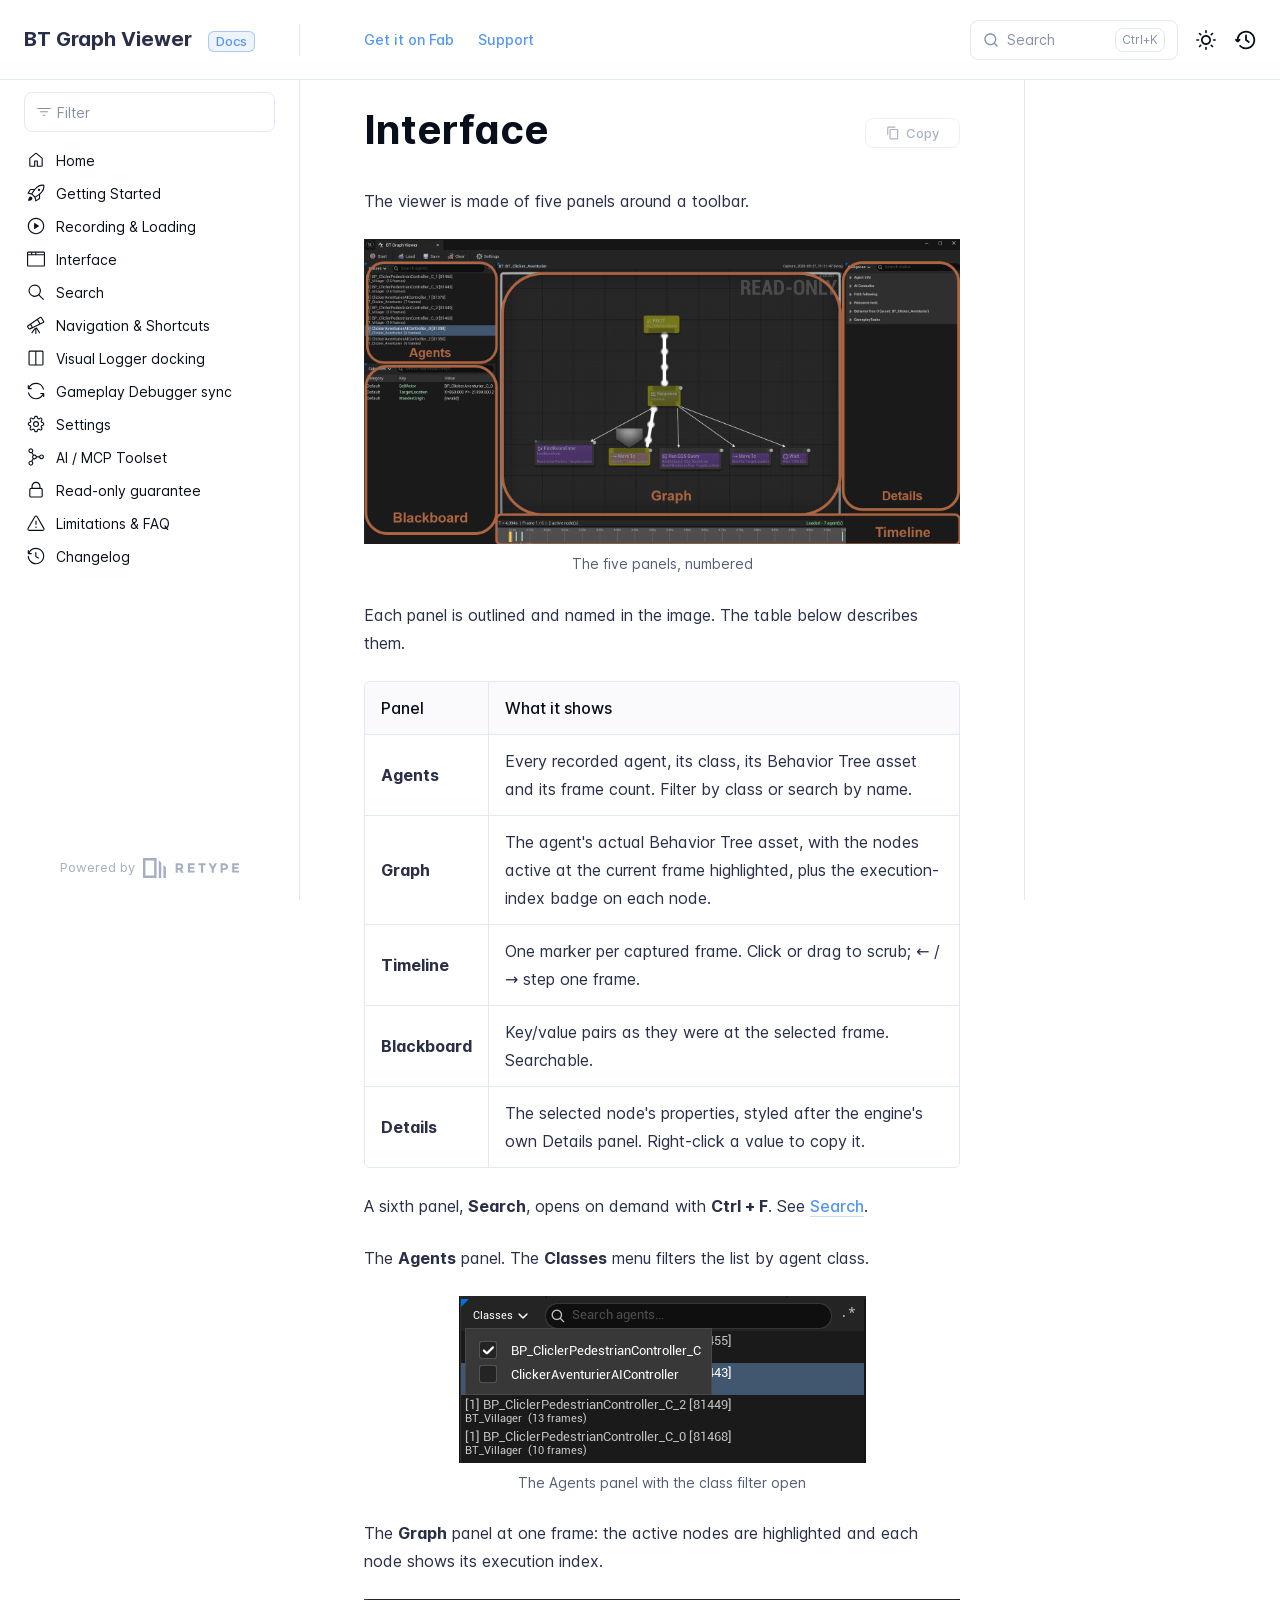
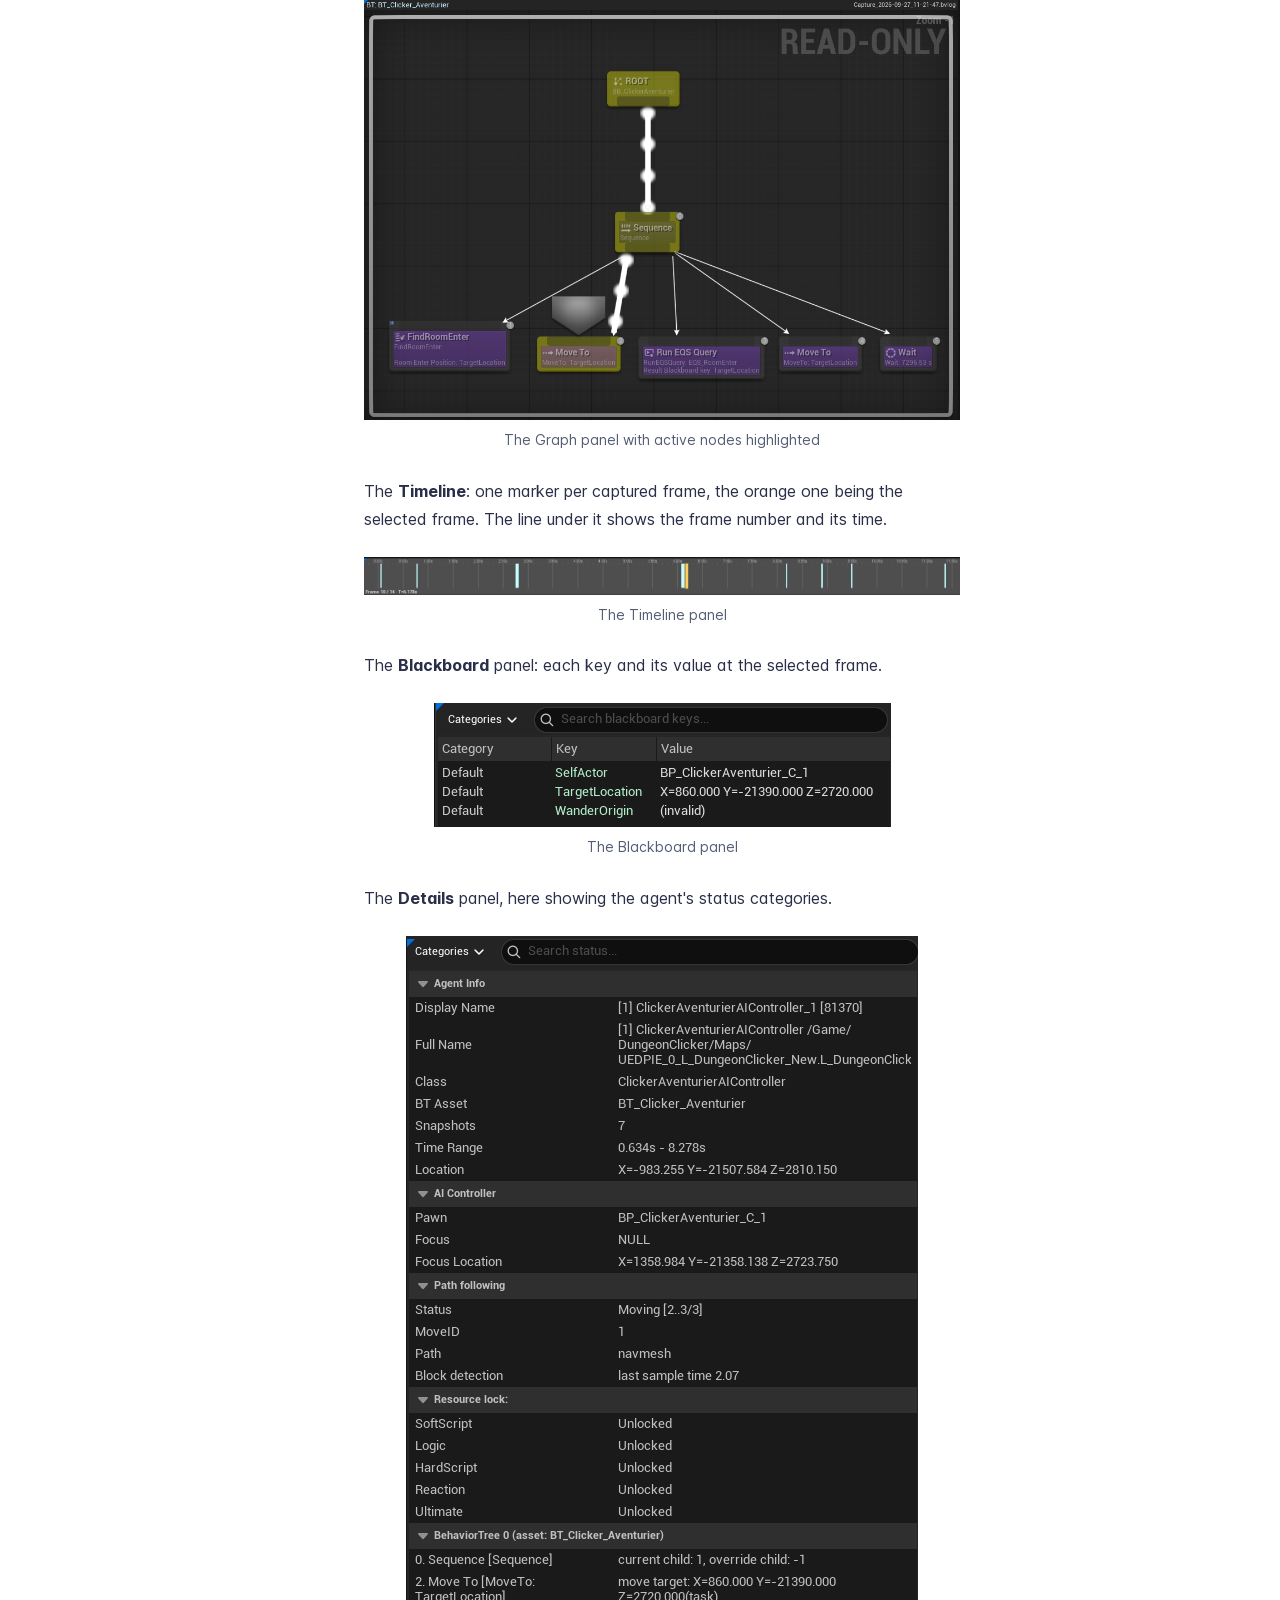
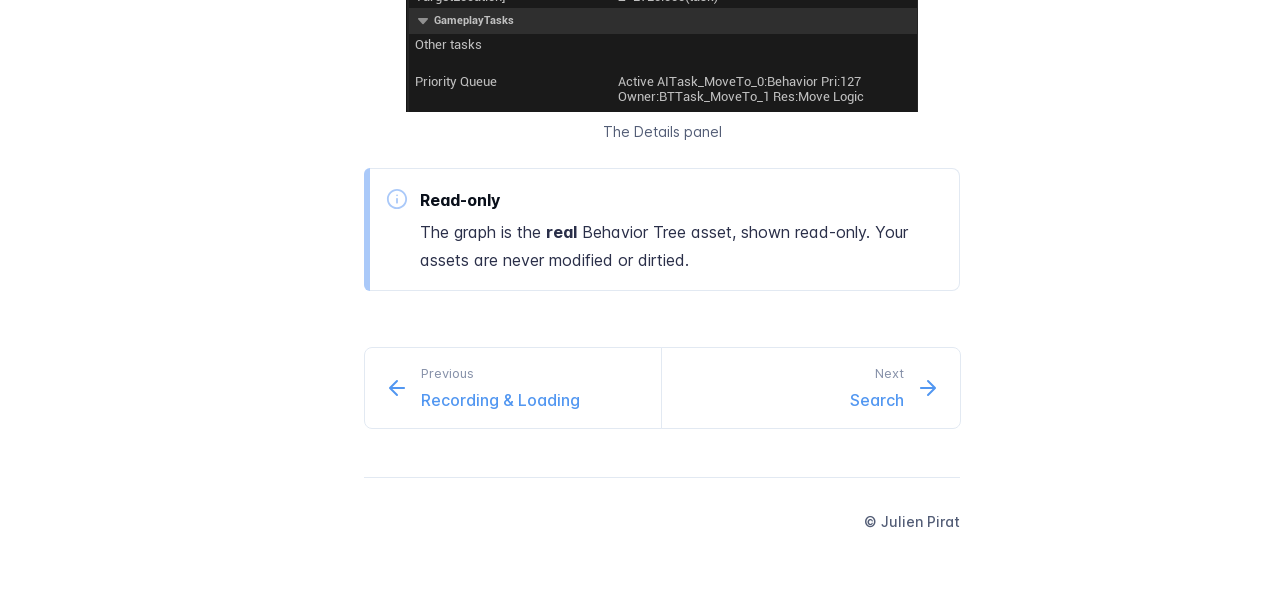
<file: interface/index.html>
<!DOCTYPE html>
<html lang="en" class="h-full">
<head>
    <meta charset="UTF-8">
    <meta name="viewport" content="width=device-width,initial-scale=1">
    <meta name="color-scheme" content="light dark">
    <meta name="turbo-root" content="/btgraphviewer-docs">
    <meta name="turbo-cache-control" content="no-cache" data-turbo-track="reload" data-track-token="4.6.0.845875367755">

    <!-- See retype.com -->
    <meta name="generator" content="Retype 4.6.0">

    <!-- Primary Meta Tags -->
    <title>InterfaceBT Graph Viewer — Behavior Tree Replay Debugger for Unreal Engine</title>
    <meta name="title" content="InterfaceBT Graph Viewer — Behavior Tree Replay Debugger for Unreal Engine">
    <meta name="description" content="The viewer is made of five panels around a toolbar.">

    <!-- Canonical -->
    <link rel="canonical" href="https://julienpirat.github.io/btgraphviewer-docs/interface/">
    <link rel="sitemap" type="application/xml" title="Sitemap" href="https://julienpirat.github.io/btgraphviewer-docs/sitemap.xml">

    <!-- Open Graph -->
    <meta property="og:type" content="website">
    <meta property="og:url" content="https://julienpirat.github.io/btgraphviewer-docs/interface/">
    <meta property="og:title" content="InterfaceBT Graph Viewer — Behavior Tree Replay Debugger for Unreal Engine">
    <meta property="og:description" content="The viewer is made of five panels around a toolbar.">
    <meta property="og:image" content="https://julienpirat.github.io/btgraphviewer-docs/static/images/bgv_interface_annotated.png">
    <meta property="og:image:width" content="1200">
    <meta property="og:image:height" content="630">
    <meta property="og:image:alt" content="InterfaceBT Graph Viewer — Behavior Tree Replay Debugger for Unreal Engine">
    <meta property="og:site_name" content="BT Graph Viewer">
    <meta property="og:locale" content="en_US">

    <!-- Twitter -->
    <meta name="twitter:card" content="summary_large_image">
    <meta name="twitter:url" content="https://julienpirat.github.io/btgraphviewer-docs/interface/">
    <meta name="twitter:title" content="InterfaceBT Graph Viewer — Behavior Tree Replay Debugger for Unreal Engine">
    <meta name="twitter:description" content="The viewer is made of five panels around a toolbar.">
    <meta name="twitter:image" content="https://julienpirat.github.io/btgraphviewer-docs/static/images/bgv_interface_annotated.png">
    <meta name="twitter:image:alt" content="InterfaceBT Graph Viewer — Behavior Tree Replay Debugger for Unreal Engine">

    <!-- Alternate Markdown -->
    <link rel="alternate" type="text/markdown" href="https://julienpirat.github.io/btgraphviewer-docs/interface/index.md">

    <script data-cfasync="false">(function(){var cl=document.documentElement.classList,ls=localStorage.getItem("retype_scheme"),hd=cl.contains("dark"),hl=cl.contains("light"),wm=window.matchMedia&&window.matchMedia("(prefers-color-scheme: dark)").matches;if(ls==="dark"||(!ls&&wm&&!hd&&!hl)){cl.remove("light");cl.add("dark")}else if(ls==="light"||(!ls&&!wm&&!hd&&!hl)){cl.remove("dark");cl.add("light")}})();</script>

    <link id="retype-favicon" rel="icon" href="../static/images/logo-dark.png" />
    <link href="../resources/css/retype.css?v=4.6.0.845875367755" rel="stylesheet">

    <script data-cfasync="false" src="../resources/js/config.js?v=4.6.0.845875367755" data-turbo-eval="false" defer></script>
    <script data-cfasync="false" src="../resources/js/retype.js?v=4.6.0" data-turbo-eval="false" defer></script>
    <script id="lunr-js" data-cfasync="false" src="../resources/js/lunr.js?v=4.6.0.845875367755" data-turbo-eval="false" defer></script>
</head>
<body>
    <div id="retype-app" class="relative text-base antialiased text-base-text bg-base-bg font-body">
    <div class="absolute bottom-0 left-0" style="top: 5rem; right: 50%"></div>

    <header id="retype-header" class="sticky top-0 z-30 flex w-full h-16 bg-header-bg border-b border-header-border md:h-20">
        <div class="container relative flex items-center justify-between pr-6 grow md:justify-start">
            <!-- Mobile menu button skeleton -->
            <button v-cloak class="skeleton retype-mobile-menu-button flex items-center justify-center shrink-0 overflow-hidden dark:text-white focus:outline-hidden rounded-full w-10 h-10 ml-3.5 md:hidden"><svg xmlns="http://www.w3.org/2000/svg" class="mb-px shrink-0" width="24" height="24" viewBox="0 0 24 24" role="presentation" style="margin-bottom: 0px;"><g fill="currentColor"><path d="M2 4h20v2H2zM2 11h20v2H2zM2 18h20v2H2z"></path></g></svg></button>
            <div v-cloak id="retype-sidebar-left-toggle-button"></div>
    
            <!-- Logo -->
            <div class="flex items-center justify-between h-full py-2 md:w-75">
                <div class="flex items-center px-2 md:px-6">
                    <a id="retype-branding-logo" href="https://julienpirat.github.io/btgraphviewer-docs/" class="flex items-center leading-snug text-xl">
                        <span class="dark:text-white font-bold line-clamp-1 md:line-clamp-2">BT Graph Viewer</span>
                    </a><span id="retype-branding-label" class="inline-flex mt-1 px-2 py-1 ml-4 text-xs font-medium leading-none items-center rounded-md bg-branding-label-bg text-branding-label-text ring-1 ring-branding-label-border ring-inset md:inline-block">Docs</span>
                </div>
    
                <span class="hidden h-8 border-r md:inline-block border-base-border"></span>
            </div>
    
            <div class="flex justify-between md:grow">
                <!-- Top Nav -->
                <nav id="retype-header-nav" class="hidden md:flex">
                    <ul class="flex flex-col mb-4 md:pl-16 md:mb-0 md:flex-row md:items-center">
                        <li class="mr-6">
                            <a class="py-2 md:mb-0 inline-flex items-center text-sm whitespace-nowrap transition-colors duration-200 ease-linear md:text-header-text font-header-text hover:text-header-text-hover" href="https://www.fab.com/listings/6707cede-9f18-48be-a4f2-70ddb187019a" target="_blank">Get it on Fab</a>
                        </li>
                        <li class="mr-6">
                            <a class="py-2 md:mb-0 inline-flex items-center text-sm whitespace-nowrap transition-colors duration-200 ease-linear md:text-header-text font-header-text hover:text-header-text-hover" href="mailto:PapyUnreal@hotmail.com">Support</a>
                        </li>
    
                    </ul>
                </nav>
    
                <div v-cloak class="flex justify-end grow">
                    <div id="retype-mobile-search-button"></div>
                    <doc-search-desktop></doc-search-desktop>
    
                    <doc-theme-switch class="lg:ml-2"></doc-theme-switch>
                    <doc-history></doc-history>
                </div>
            </div>
        </div>
    </header>


    <div id="retype-container" class="container relative flex bg-white">
        <!-- Sidebar Skeleton -->
        <div v-cloak class="fixed flex flex-col shrink-0 duration-300 ease-in-out bg-sidebar-left-bg border-sidebar-left-border sidebar top-20 w-75 border-r h-screen md:sticky transition-transform skeleton">
        
            <div class="flex items-center h-16 px-6">
                <input id="retype-filter-input-mock" class="w-full h-10 pl-8 px-3 py-2 transition-colors duration-200 ease-linear bg-filter-bg border border-filter-border rounded-lg shadow-none md:text-sm hover:border-filter-border-hover focus:outline-hidden focus:border-filter-border-focus placeholder-filter-placeholder" type="text">
            </div>
        
            <div class="pl-6 mt-1 mb-4">
                <div class="w-32 h-3 mb-4 bg-skeleton-bg rounded-full loading"></div>
                <div class="w-48 h-3 mb-4 bg-skeleton-bg rounded-full loading"></div>
                <div class="w-40 h-3 mb-4 bg-skeleton-bg rounded-full loading"></div>
                <div class="w-32 h-3 mb-4 bg-skeleton-bg rounded-full loading"></div>
                <div class="w-48 h-3 mb-4 bg-skeleton-bg rounded-full loading"></div>
                <div class="w-40 h-3 mb-4 bg-skeleton-bg rounded-full loading"></div>
            </div>
        
            <div class="shrink-0 mt-auto bg-transparent dark:border-base-border">
                <a class="flex items-center justify-center flex-nowrap h-16 text-gray-350 dark:text-dark-400 hover:text-gray-600 dark:hover:text-dark-300 transition-colors duration-150 ease-in docs-powered-by" target="_blank" href="https://retype.com/" rel="noopener">
                    <span class="text-xs whitespace-nowrap">Powered by</span>
                    <svg xmlns="http://www.w3.org/2000/svg" class="ml-2" fill="currentColor" width="96" height="20" overflow="visible"><path d="M0 0v20h13.59V0H0zm11.15 17.54H2.44V2.46h8.71v15.08zM15.8 20h2.44V4.67L15.8 2.22zM20.45 6.89V20h2.44V9.34z"/><g><path d="M40.16 8.44c0 1.49-.59 2.45-1.75 2.88l2.34 3.32h-2.53l-2.04-2.96h-1.43v2.96h-2.06V5.36h3.5c1.43 0 2.46.24 3.07.73s.9 1.27.9 2.35zm-2.48 1.1c.26-.23.38-.59.38-1.09 0-.5-.13-.84-.4-1.03s-.73-.28-1.39-.28h-1.54v2.75h1.5c.72 0 1.2-.12 1.45-.35zM51.56 5.36V7.2h-4.59v1.91h4.13v1.76h-4.13v1.92h4.74v1.83h-6.79V5.36h6.64zM60.09 7.15v7.48h-2.06V7.15h-2.61V5.36h7.28v1.79h-2.61zM70.81 14.64h-2.06v-3.66l-3.19-5.61h2.23l1.99 3.45 1.99-3.45H74l-3.19 5.61v3.66zM83.99 6.19c.65.55.97 1.4.97 2.55s-.33 1.98-1 2.51-1.68.8-3.04.8h-1.23v2.59h-2.06V5.36h3.26c1.42 0 2.45.28 3.1.83zm-1.51 3.65c.25-.28.37-.69.37-1.22s-.16-.92-.48-1.14c-.32-.23-.82-.34-1.5-.34H79.7v3.12h1.38c.68 0 1.15-.14 1.4-.42zM95.85 5.36V7.2h-4.59v1.91h4.13v1.76h-4.13v1.92H96v1.83h-6.79V5.36h6.64z"/></g></svg>
                </a>
            </div>
        </div>
        
        <!-- Sidebar component -->
        <doc-sidebar v-cloak>
            <template #sidebar-footer>
                <div class="shrink-0 mt-auto border-t md:bg-transparent md:border-none dark:border-base-border">
        
                    <div class="py-3 px-6 md:hidden border-b dark:border-base-border">
                        <nav>
                            <ul class="flex flex-wrap justify-center items-center">
                                <li class="mr-6">
                                    <a class="block py-1 inline-flex items-center text-sm whitespace-nowrap transition-colors duration-200 ease-linear md:text-header-text font-header-text hover:text-header-text-hover" href="https://www.fab.com/listings/6707cede-9f18-48be-a4f2-70ddb187019a" target="_blank">Get it on Fab</a>
                                </li>
                                <li class="mr-6">
                                    <a class="block py-1 inline-flex items-center text-sm whitespace-nowrap transition-colors duration-200 ease-linear md:text-header-text font-header-text hover:text-header-text-hover" href="mailto:PapyUnreal@hotmail.com">Support</a>
                                </li>
        
                            </ul>
                        </nav>
                    </div>
        
                    <a class="flex items-center justify-center flex-nowrap h-16 text-gray-350 dark:text-dark-400 hover:text-gray-600 dark:hover:text-dark-300 transition-colors duration-150 ease-in docs-powered-by" target="_blank" href="https://retype.com/" rel="noopener">
                        <span class="text-xs whitespace-nowrap">Powered by</span>
                        <svg xmlns="http://www.w3.org/2000/svg" class="ml-2" fill="currentColor" width="96" height="20" overflow="visible"><path d="M0 0v20h13.59V0H0zm11.15 17.54H2.44V2.46h8.71v15.08zM15.8 20h2.44V4.67L15.8 2.22zM20.45 6.89V20h2.44V9.34z"/><g><path d="M40.16 8.44c0 1.49-.59 2.45-1.75 2.88l2.34 3.32h-2.53l-2.04-2.96h-1.43v2.96h-2.06V5.36h3.5c1.43 0 2.46.24 3.07.73s.9 1.27.9 2.35zm-2.48 1.1c.26-.23.38-.59.38-1.09 0-.5-.13-.84-.4-1.03s-.73-.28-1.39-.28h-1.54v2.75h1.5c.72 0 1.2-.12 1.45-.35zM51.56 5.36V7.2h-4.59v1.91h4.13v1.76h-4.13v1.92h4.74v1.83h-6.79V5.36h6.64zM60.09 7.15v7.48h-2.06V7.15h-2.61V5.36h7.28v1.79h-2.61zM70.81 14.64h-2.06v-3.66l-3.19-5.61h2.23l1.99 3.45 1.99-3.45H74l-3.19 5.61v3.66zM83.99 6.19c.65.55.97 1.4.97 2.55s-.33 1.98-1 2.51-1.68.8-3.04.8h-1.23v2.59h-2.06V5.36h3.26c1.42 0 2.45.28 3.1.83zm-1.51 3.65c.25-.28.37-.69.37-1.22s-.16-.92-.48-1.14c-.32-.23-.82-.34-1.5-.34H79.7v3.12h1.38c.68 0 1.15-.14 1.4-.42zM95.85 5.36V7.2h-4.59v1.91h4.13v1.76h-4.13v1.92H96v1.83h-6.79V5.36h6.64z"/></g></svg>
                    </a>
                </div>
            </template>
        </doc-sidebar>

        <div class="grow min-w-0 bg-body-bg">
            <!-- Render "toolbar" template here on api pages --><!-- Render page content -->
<div class="flex">
    <div id="retype-main" class="min-w-0 p-4 grow md:px-16">
        <main class="relative pb-12 lg:pt-2">
            <div class="relative retype-markdown" id="retype-content">
                <!-- Rendered if sidebar right is enabled -->
                <div id="retype-sidebar-right-toggle"></div>
                <doc-page-actions></doc-page-actions>

                <!-- Page content  -->
<h1 id="interface">Interface</h1>
<p>The viewer is made of five panels around a toolbar.</p>
<figure class="content-center">
    <img src="../static/images/bgv_interface_annotated.png" alt="The five panels, numbered" class="max-w-full h-auto rounded-image-rounded border-image-border border-image-border-width" width="1714" height="878" />
    <figcaption class="caption">The five panels, numbered</figcaption>
</figure>
<p>Each panel is outlined and named in the image. The table below describes them.</p>
<retype-table copy-text="| Panel | What it shows |
|---|---|
| **Agents** | Every recorded agent, its class, its Behavior Tree asset and its frame count. Filter by class or search by name. |
| **Graph** | The agent's actual Behavior Tree asset, with the nodes active at the current frame highlighted, plus the execution-index badge on each node. |
| **Timeline** | One marker per captured frame. Click or drag to scrub; ← / → step one frame. |
| **Blackboard** | Key/value pairs as they were at the selected frame. Searchable. |
| **Details** | The selected node's properties, styled after the engine's own Details panel. Right-click a value to copy it. |">
<div class="table-wrapper scrollbar overflow-hidden">
<table class="comfortable">
<thead>
<tr>
<th>Panel</th>
<th>What it shows</th>
</tr>
</thead>
<tbody>
<tr>
<td><strong>Agents</strong></td>
<td>Every recorded agent, its class, its Behavior Tree asset and its frame count. Filter by class or search by name.</td>
</tr>
<tr>
<td><strong>Graph</strong></td>
<td>The agent&#x27;s actual Behavior Tree asset, with the nodes active at the current frame highlighted, plus the execution-index badge on each node.</td>
</tr>
<tr>
<td><strong>Timeline</strong></td>
<td>One marker per captured frame. Click or drag to scrub; ← / → step one frame.</td>
</tr>
<tr>
<td><strong>Blackboard</strong></td>
<td>Key/value pairs as they were at the selected frame. Searchable.</td>
</tr>
<tr>
<td><strong>Details</strong></td>
<td>The selected node&#x27;s properties, styled after the engine&#x27;s own Details panel. Right-click a value to copy it.</td>
</tr>
</tbody>
</table>
</div>
</retype-table>
<p>A sixth panel, <strong>Search</strong>, opens on demand with <strong>Ctrl + F</strong>. See <a href="../search/">Search</a>.</p>
<p>The <strong>Agents</strong> panel. The <strong>Classes</strong> menu filters the list by agent class.</p>
<figure class="content-center">
    <img src="../static/images/bgv_agents_panel.png" alt="The Agents panel with the class filter open" class="max-w-full h-auto rounded-image-rounded border-image-border border-image-border-width" width="407" height="167" />
    <figcaption class="caption">The Agents panel with the class filter open</figcaption>
</figure>
<p>The <strong>Graph</strong> panel at one frame: the active nodes are highlighted and each node shows its execution index.</p>
<figure class="content-center">
    <img src="../static/images/bgv_graph_active.png" alt="The Graph panel with active nodes highlighted" class="max-w-full h-auto rounded-image-rounded border-image-border border-image-border-width" width="1071" height="756" />
    <figcaption class="caption">The Graph panel with active nodes highlighted</figcaption>
</figure>
<p>The <strong>Timeline</strong>: one marker per captured frame, the orange one being the selected frame. The line under it shows the frame number and its time.</p>
<figure class="content-center">
    <img src="../static/images/bgv_timeline.png" alt="The Timeline panel" class="max-w-full h-auto rounded-image-rounded border-image-border border-image-border-width" width="1423" height="91" />
    <figcaption class="caption">The Timeline panel</figcaption>
</figure>
<p>The <strong>Blackboard</strong> panel: each key and its value at the selected frame.</p>
<figure class="content-center">
    <img src="../static/images/bgv_blackboard.png" alt="The Blackboard panel" class="max-w-full h-auto rounded-image-rounded border-image-border border-image-border-width" width="457" height="124" />
    <figcaption class="caption">The Blackboard panel</figcaption>
</figure>
<p>The <strong>Details</strong> panel, here showing the agent&#x27;s status categories.</p>
<figure class="content-center">
    <img src="../static/images/bgv_details.png" alt="The Details panel" class="max-w-full h-auto rounded-image-rounded border-image-border border-image-border-width" width="512" height="776" />
    <figcaption class="caption">The Details panel</figcaption>
</figure>
<div class="flex mb-6">
    <div class="shrink-0 w-1.5 rounded-tl-lg rounded-bl-lg bg-callout-info"></div>
    <div class="flex w-full py-4 border border-l-0 rounded-tr-lg rounded-br-lg doc-callout bg-callout-base-bg border-callout-base-border" role="alert">
        <div class="flex items-center ml-4 h-7">
            <svg xmlns="http://www.w3.org/2000/svg" class="block text-callout-info" width="22" height="22" viewBox="0 0 24 24" role="presentation">
                <g fill="currentColor"><g>
                    <path d="M12 1C5.93 1 1 5.93 1 12s4.93 11 11 11 11-4.93 11-11S18.07 1 12 1zm0 20c-4.96 0-9-4.04-9-9s4.04-9 9-9 9 4.04 9 9-4.04 9-9 9z"></path>
                    <path d="M12 11c-.55 0-1 .45-1 1v4c0 .55.45 1 1 1s1-.45 1-1v-4c0-.55-.45-1-1-1zM12.01 7c-.56 0-1 .45-1 1s.45 1 1 1 1-.45 1-1-.45-1-1-1z"></path>
                    <path fill="none" d="M0 0h24v24H0z"></path>
                </g></g>
            </svg>
        </div>
        <div class="pr-5 ml-3 w-full">
            <h5>Read-only</h5>
<p>The graph is the <strong>real</strong> Behavior Tree asset, shown read-only. Your assets are never modified or dirtied.</p>
        </div>
    </div>
</div>

                
                <!-- Required only on API pages -->
                <doc-toolbar-member-filter-no-results></doc-toolbar-member-filter-no-results>
            </div>
            <footer id="retype-content-footer" class="clear-both">
            
                <nav id="retype-nextprev" class="print:hidden flex mt-14">
                    <div class="w-1/2">
                        <a class="px-5 py-4 h-full flex items-center break-normal font-medium text-body-link border border-base-border hover:border-base-border-hover rounded-l-lg transition-colors duration-150 relative hover:z-5" href="../recording-and-loading/">
                            <svg xmlns="http://www.w3.org/2000/svg" class="mr-3" width="24" height="24" viewBox="0 0 24 24" fill="currentColor" overflow="visible"><path d="M19 11H7.41l5.29-5.29a.996.996 0 10-1.41-1.41l-7 7a1 1 0 000 1.42l7 7a1.024 1.024 0 001.42-.01.996.996 0 000-1.41L7.41 13H19c.55 0 1-.45 1-1s-.45-1-1-1z" /><path fill="none" d="M0 0h24v24H0z" /></svg>
                            <span>
                                <span class="block text-xs font-normal text-base-text-muted">Previous</span>
                                <span class="block mt-1">Recording &amp; Loading</span>
                            </span>
                        </a>
                    </div>
            
                    <div class="w-1/2">
                        <a class="px-5 py-4 -mx-px h-full flex items-center justify-end break-normal font-medium text-body-link border border-base-border hover:border-base-border-hover rounded-r-lg transition-colors duration-150 relative hover:z-5" href="../search/">
                            <span>
                                <span class="block text-xs font-normal text-right text-base-text-muted">Next</span>
                                <span class="block mt-1">Search</span>
                            </span>
                            <svg xmlns="http://www.w3.org/2000/svg" class="ml-3" width="24" height="24" viewBox="0 0 24 24" fill="currentColor" overflow="visible"><path d="M19.92 12.38a1 1 0 00-.22-1.09l-7-7a.996.996 0 10-1.41 1.41l5.3 5.3H5c-.55 0-1 .45-1 1s.45 1 1 1h11.59l-5.29 5.29a.996.996 0 000 1.41c.19.2.44.3.7.3s.51-.1.71-.29l7-7c.09-.09.16-.21.21-.33z" /><path fill="none" d="M0 0h24v24H0z" /></svg>
                        </a>
                    </div>
                </nav>
            </footer>
        </main>

        <div id="retype-page-footer" class="print:border-none border-t border-base-border pt-6 mb-8">
            <footer class="flex flex-wrap items-center justify-between print:justify-center">
                <div id="retype-footer-links" class="print:hidden">
                    <ul class="flex flex-wrap items-center text-sm">
                    </ul>
                </div>
                <div id="retype-copyright" class="print:justify-center py-2 text-footer-text font-footer-link text-sm leading-relaxed"><p>© Julien Pirat</p></div>
            </footer>
        </div>
    </div>

    <!-- Rendered if sidebar right is enabled -->
    <!-- Sidebar right skeleton-->
    <div v-cloak class="fixed top-0 bottom-0 right-0 translate-x-full bg-sidebar-right-bg border-sidebar-right-border lg:sticky lg:border-l lg:shrink-0 lg:pt-6 lg:translate-x-0 sm:w-1/2 lg:w-64 lg:z-0 md:w-104 sidebar-right skeleton">
        <div class="pl-5">
            <div class="w-32 h-3 mb-4 bg-skeleton-bg rounded-full loading"></div>
            <div class="w-48 h-3 mb-4 bg-skeleton-bg rounded-full loading"></div>
            <div class="w-40 h-3 mb-4 bg-skeleton-bg rounded-full loading"></div>
        </div>
    </div>

    <!-- User should be able to hide sidebar right -->
    <doc-sidebar-right v-cloak></doc-sidebar-right>
</div>

        </div>
    </div>

    <doc-search-mobile></doc-search-mobile>
    <doc-back-to-top></doc-back-to-top>
</div>


    <div id="retype-overlay-target"></div>

        <script data-cfasync="false">window.__DOCS__ = { "title": "Interface", level: 1, icon: "file", hasPrism: false, hasInstagram: false, hasMermaid: false, hasMath: false, tocDepth: 23, "md": "/interface/index.md" }</script>
</body>
</html>
</file>
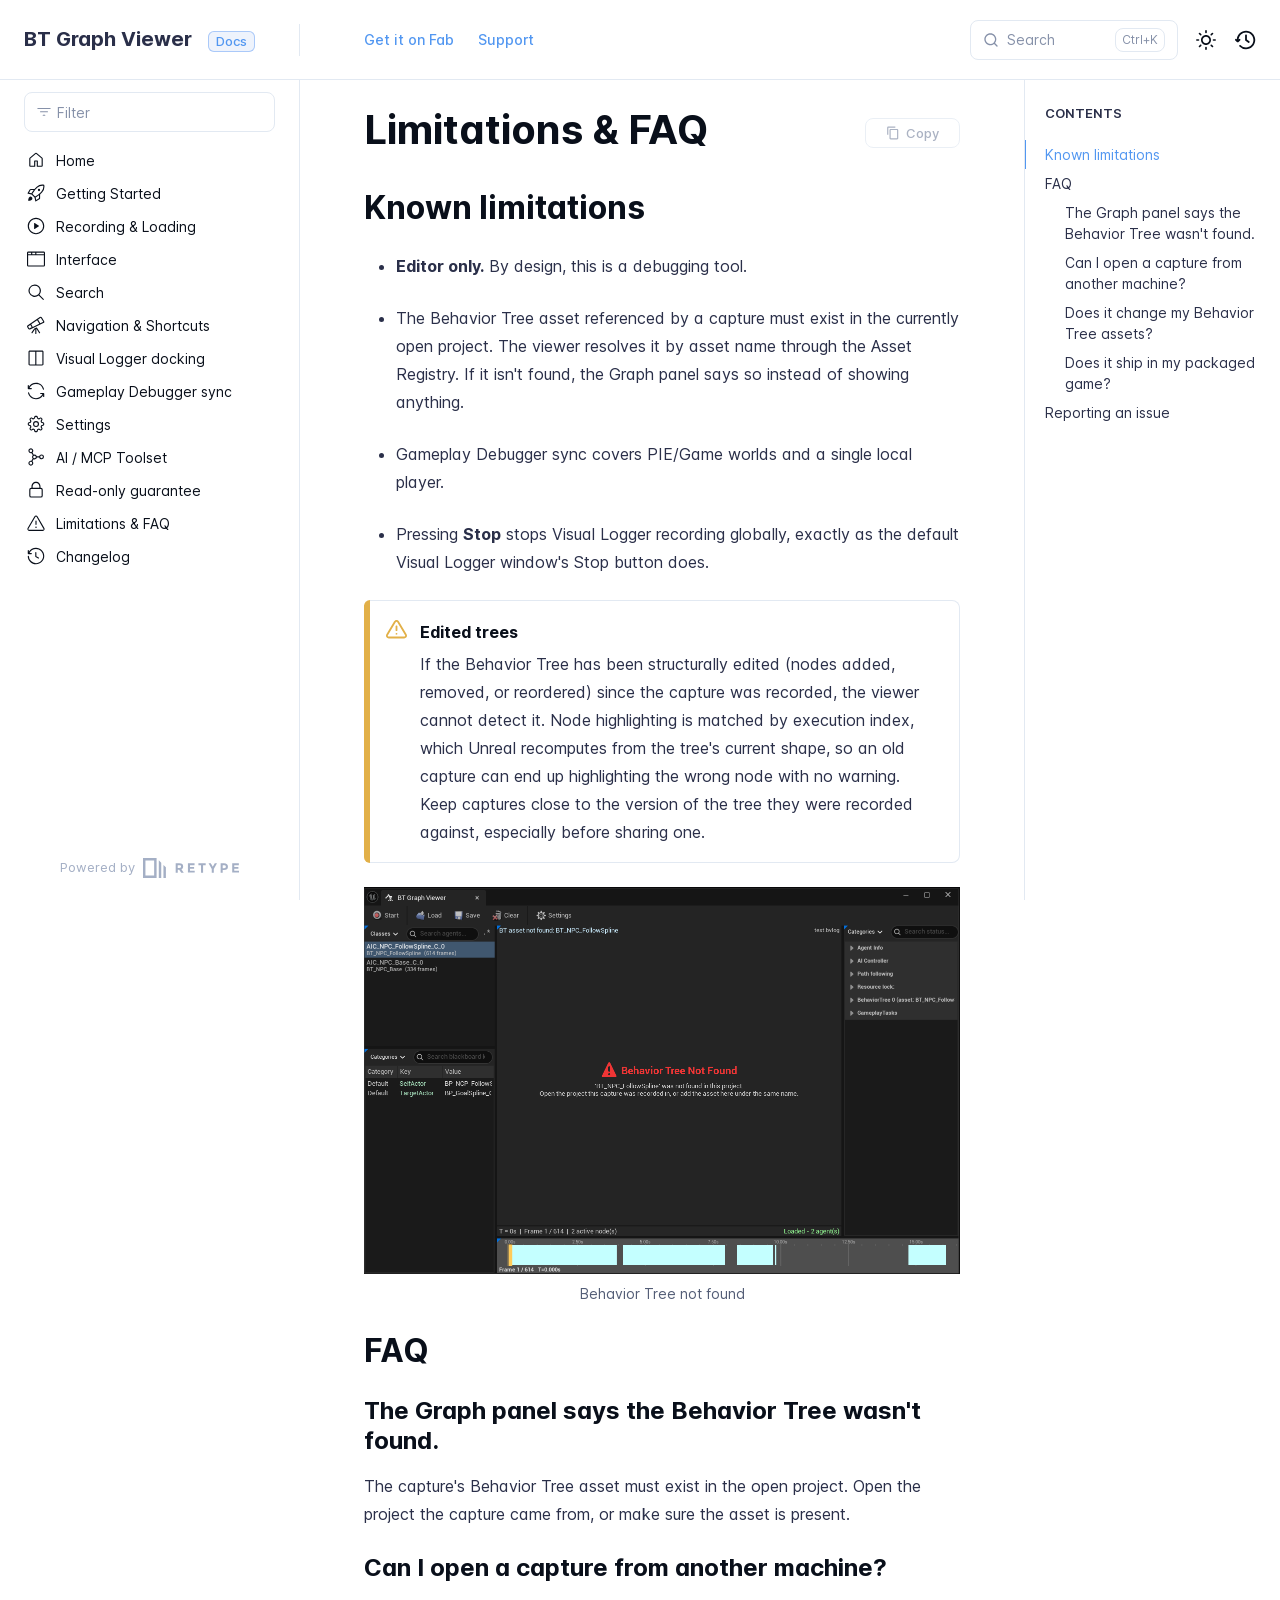
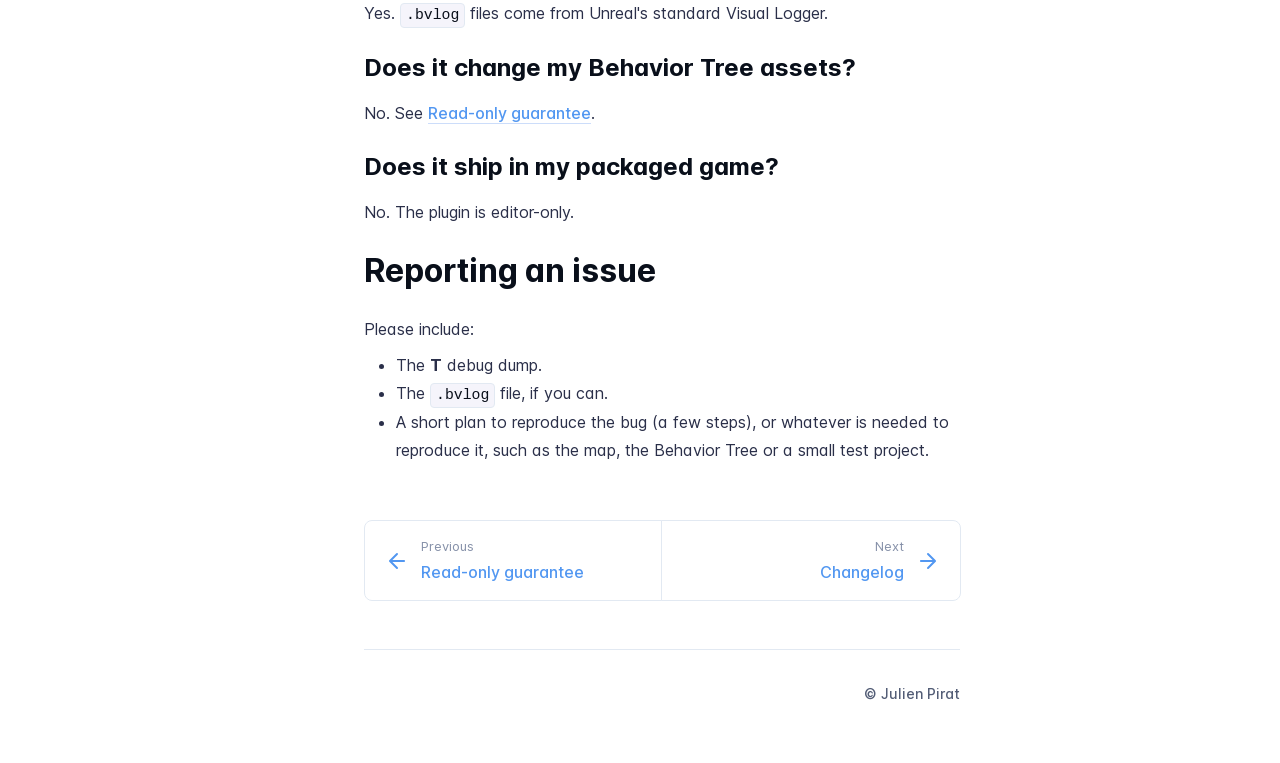
<file: limitations/index.html>
<!DOCTYPE html>
<html lang="en" class="h-full">
<head>
    <meta charset="UTF-8">
    <meta name="viewport" content="width=device-width,initial-scale=1">
    <meta name="color-scheme" content="light dark">
    <meta name="turbo-root" content="/btgraphviewer-docs">
    <meta name="turbo-cache-control" content="no-cache" data-turbo-track="reload" data-track-token="4.6.0.845875367755">

    <!-- See retype.com -->
    <meta name="generator" content="Retype 4.6.0">

    <!-- Primary Meta Tags -->
    <title>Limitations &amp; FAQBT Graph Viewer — Behavior Tree Replay Debugger for Unreal Engine</title>
    <meta name="title" content="Limitations & FAQBT Graph Viewer — Behavior Tree Replay Debugger for Unreal Engine">
    <meta name="description" content="Editor only. By design, this is a debugging tool.">

    <!-- Canonical -->
    <link rel="canonical" href="https://julienpirat.github.io/btgraphviewer-docs/limitations/">
    <link rel="sitemap" type="application/xml" title="Sitemap" href="https://julienpirat.github.io/btgraphviewer-docs/sitemap.xml">

    <!-- Open Graph -->
    <meta property="og:type" content="website">
    <meta property="og:url" content="https://julienpirat.github.io/btgraphviewer-docs/limitations/">
    <meta property="og:title" content="Limitations & FAQBT Graph Viewer — Behavior Tree Replay Debugger for Unreal Engine">
    <meta property="og:description" content="Editor only. By design, this is a debugging tool.">
    <meta property="og:image" content="https://julienpirat.github.io/btgraphviewer-docs/static/images/bgv_graph_not_found.png">
    <meta property="og:image:width" content="1200">
    <meta property="og:image:height" content="630">
    <meta property="og:image:alt" content="Limitations & FAQBT Graph Viewer — Behavior Tree Replay Debugger for Unreal Engine">
    <meta property="og:site_name" content="BT Graph Viewer">
    <meta property="og:locale" content="en_US">

    <!-- Twitter -->
    <meta name="twitter:card" content="summary_large_image">
    <meta name="twitter:url" content="https://julienpirat.github.io/btgraphviewer-docs/limitations/">
    <meta name="twitter:title" content="Limitations & FAQBT Graph Viewer — Behavior Tree Replay Debugger for Unreal Engine">
    <meta name="twitter:description" content="Editor only. By design, this is a debugging tool.">
    <meta name="twitter:image" content="https://julienpirat.github.io/btgraphviewer-docs/static/images/bgv_graph_not_found.png">
    <meta name="twitter:image:alt" content="Limitations & FAQBT Graph Viewer — Behavior Tree Replay Debugger for Unreal Engine">

    <!-- Alternate Markdown -->
    <link rel="alternate" type="text/markdown" href="https://julienpirat.github.io/btgraphviewer-docs/limitations.md">

    <script data-cfasync="false">(function(){var cl=document.documentElement.classList,ls=localStorage.getItem("retype_scheme"),hd=cl.contains("dark"),hl=cl.contains("light"),wm=window.matchMedia&&window.matchMedia("(prefers-color-scheme: dark)").matches;if(ls==="dark"||(!ls&&wm&&!hd&&!hl)){cl.remove("light");cl.add("dark")}else if(ls==="light"||(!ls&&!wm&&!hd&&!hl)){cl.remove("dark");cl.add("light")}})();</script>

    <link id="retype-favicon" rel="icon" href="../static/images/logo-dark.png" />
    <link href="../resources/css/retype.css?v=4.6.0.845875367755" rel="stylesheet">

    <script data-cfasync="false" src="../resources/js/config.js?v=4.6.0.845875367755" data-turbo-eval="false" defer></script>
    <script data-cfasync="false" src="../resources/js/retype.js?v=4.6.0" data-turbo-eval="false" defer></script>
    <script id="lunr-js" data-cfasync="false" src="../resources/js/lunr.js?v=4.6.0.845875367755" data-turbo-eval="false" defer></script>
</head>
<body>
    <div id="retype-app" class="relative text-base antialiased text-base-text bg-base-bg font-body">
    <div class="absolute bottom-0 left-0" style="top: 5rem; right: 50%"></div>

    <header id="retype-header" class="sticky top-0 z-30 flex w-full h-16 bg-header-bg border-b border-header-border md:h-20">
        <div class="container relative flex items-center justify-between pr-6 grow md:justify-start">
            <!-- Mobile menu button skeleton -->
            <button v-cloak class="skeleton retype-mobile-menu-button flex items-center justify-center shrink-0 overflow-hidden dark:text-white focus:outline-hidden rounded-full w-10 h-10 ml-3.5 md:hidden"><svg xmlns="http://www.w3.org/2000/svg" class="mb-px shrink-0" width="24" height="24" viewBox="0 0 24 24" role="presentation" style="margin-bottom: 0px;"><g fill="currentColor"><path d="M2 4h20v2H2zM2 11h20v2H2zM2 18h20v2H2z"></path></g></svg></button>
            <div v-cloak id="retype-sidebar-left-toggle-button"></div>
    
            <!-- Logo -->
            <div class="flex items-center justify-between h-full py-2 md:w-75">
                <div class="flex items-center px-2 md:px-6">
                    <a id="retype-branding-logo" href="https://julienpirat.github.io/btgraphviewer-docs/" class="flex items-center leading-snug text-xl">
                        <span class="dark:text-white font-bold line-clamp-1 md:line-clamp-2">BT Graph Viewer</span>
                    </a><span id="retype-branding-label" class="inline-flex mt-1 px-2 py-1 ml-4 text-xs font-medium leading-none items-center rounded-md bg-branding-label-bg text-branding-label-text ring-1 ring-branding-label-border ring-inset md:inline-block">Docs</span>
                </div>
    
                <span class="hidden h-8 border-r md:inline-block border-base-border"></span>
            </div>
    
            <div class="flex justify-between md:grow">
                <!-- Top Nav -->
                <nav id="retype-header-nav" class="hidden md:flex">
                    <ul class="flex flex-col mb-4 md:pl-16 md:mb-0 md:flex-row md:items-center">
                        <li class="mr-6">
                            <a class="py-2 md:mb-0 inline-flex items-center text-sm whitespace-nowrap transition-colors duration-200 ease-linear md:text-header-text font-header-text hover:text-header-text-hover" href="https://www.fab.com/listings/6707cede-9f18-48be-a4f2-70ddb187019a" target="_blank">Get it on Fab</a>
                        </li>
                        <li class="mr-6">
                            <a class="py-2 md:mb-0 inline-flex items-center text-sm whitespace-nowrap transition-colors duration-200 ease-linear md:text-header-text font-header-text hover:text-header-text-hover" href="mailto:PapyUnreal@hotmail.com">Support</a>
                        </li>
    
                    </ul>
                </nav>
    
                <div v-cloak class="flex justify-end grow">
                    <div id="retype-mobile-search-button"></div>
                    <doc-search-desktop></doc-search-desktop>
    
                    <doc-theme-switch class="lg:ml-2"></doc-theme-switch>
                    <doc-history></doc-history>
                </div>
            </div>
        </div>
    </header>


    <div id="retype-container" class="container relative flex bg-white">
        <!-- Sidebar Skeleton -->
        <div v-cloak class="fixed flex flex-col shrink-0 duration-300 ease-in-out bg-sidebar-left-bg border-sidebar-left-border sidebar top-20 w-75 border-r h-screen md:sticky transition-transform skeleton">
        
            <div class="flex items-center h-16 px-6">
                <input id="retype-filter-input-mock" class="w-full h-10 pl-8 px-3 py-2 transition-colors duration-200 ease-linear bg-filter-bg border border-filter-border rounded-lg shadow-none md:text-sm hover:border-filter-border-hover focus:outline-hidden focus:border-filter-border-focus placeholder-filter-placeholder" type="text">
            </div>
        
            <div class="pl-6 mt-1 mb-4">
                <div class="w-32 h-3 mb-4 bg-skeleton-bg rounded-full loading"></div>
                <div class="w-48 h-3 mb-4 bg-skeleton-bg rounded-full loading"></div>
                <div class="w-40 h-3 mb-4 bg-skeleton-bg rounded-full loading"></div>
                <div class="w-32 h-3 mb-4 bg-skeleton-bg rounded-full loading"></div>
                <div class="w-48 h-3 mb-4 bg-skeleton-bg rounded-full loading"></div>
                <div class="w-40 h-3 mb-4 bg-skeleton-bg rounded-full loading"></div>
            </div>
        
            <div class="shrink-0 mt-auto bg-transparent dark:border-base-border">
                <a class="flex items-center justify-center flex-nowrap h-16 text-gray-350 dark:text-dark-400 hover:text-gray-600 dark:hover:text-dark-300 transition-colors duration-150 ease-in docs-powered-by" target="_blank" href="https://retype.com/" rel="noopener">
                    <span class="text-xs whitespace-nowrap">Powered by</span>
                    <svg xmlns="http://www.w3.org/2000/svg" class="ml-2" fill="currentColor" width="96" height="20" overflow="visible"><path d="M0 0v20h13.59V0H0zm11.15 17.54H2.44V2.46h8.71v15.08zM15.8 20h2.44V4.67L15.8 2.22zM20.45 6.89V20h2.44V9.34z"/><g><path d="M40.16 8.44c0 1.49-.59 2.45-1.75 2.88l2.34 3.32h-2.53l-2.04-2.96h-1.43v2.96h-2.06V5.36h3.5c1.43 0 2.46.24 3.07.73s.9 1.27.9 2.35zm-2.48 1.1c.26-.23.38-.59.38-1.09 0-.5-.13-.84-.4-1.03s-.73-.28-1.39-.28h-1.54v2.75h1.5c.72 0 1.2-.12 1.45-.35zM51.56 5.36V7.2h-4.59v1.91h4.13v1.76h-4.13v1.92h4.74v1.83h-6.79V5.36h6.64zM60.09 7.15v7.48h-2.06V7.15h-2.61V5.36h7.28v1.79h-2.61zM70.81 14.64h-2.06v-3.66l-3.19-5.61h2.23l1.99 3.45 1.99-3.45H74l-3.19 5.61v3.66zM83.99 6.19c.65.55.97 1.4.97 2.55s-.33 1.98-1 2.51-1.68.8-3.04.8h-1.23v2.59h-2.06V5.36h3.26c1.42 0 2.45.28 3.1.83zm-1.51 3.65c.25-.28.37-.69.37-1.22s-.16-.92-.48-1.14c-.32-.23-.82-.34-1.5-.34H79.7v3.12h1.38c.68 0 1.15-.14 1.4-.42zM95.85 5.36V7.2h-4.59v1.91h4.13v1.76h-4.13v1.92H96v1.83h-6.79V5.36h6.64z"/></g></svg>
                </a>
            </div>
        </div>
        
        <!-- Sidebar component -->
        <doc-sidebar v-cloak>
            <template #sidebar-footer>
                <div class="shrink-0 mt-auto border-t md:bg-transparent md:border-none dark:border-base-border">
        
                    <div class="py-3 px-6 md:hidden border-b dark:border-base-border">
                        <nav>
                            <ul class="flex flex-wrap justify-center items-center">
                                <li class="mr-6">
                                    <a class="block py-1 inline-flex items-center text-sm whitespace-nowrap transition-colors duration-200 ease-linear md:text-header-text font-header-text hover:text-header-text-hover" href="https://www.fab.com/listings/6707cede-9f18-48be-a4f2-70ddb187019a" target="_blank">Get it on Fab</a>
                                </li>
                                <li class="mr-6">
                                    <a class="block py-1 inline-flex items-center text-sm whitespace-nowrap transition-colors duration-200 ease-linear md:text-header-text font-header-text hover:text-header-text-hover" href="mailto:PapyUnreal@hotmail.com">Support</a>
                                </li>
        
                            </ul>
                        </nav>
                    </div>
        
                    <a class="flex items-center justify-center flex-nowrap h-16 text-gray-350 dark:text-dark-400 hover:text-gray-600 dark:hover:text-dark-300 transition-colors duration-150 ease-in docs-powered-by" target="_blank" href="https://retype.com/" rel="noopener">
                        <span class="text-xs whitespace-nowrap">Powered by</span>
                        <svg xmlns="http://www.w3.org/2000/svg" class="ml-2" fill="currentColor" width="96" height="20" overflow="visible"><path d="M0 0v20h13.59V0H0zm11.15 17.54H2.44V2.46h8.71v15.08zM15.8 20h2.44V4.67L15.8 2.22zM20.45 6.89V20h2.44V9.34z"/><g><path d="M40.16 8.44c0 1.49-.59 2.45-1.75 2.88l2.34 3.32h-2.53l-2.04-2.96h-1.43v2.96h-2.06V5.36h3.5c1.43 0 2.46.24 3.07.73s.9 1.27.9 2.35zm-2.48 1.1c.26-.23.38-.59.38-1.09 0-.5-.13-.84-.4-1.03s-.73-.28-1.39-.28h-1.54v2.75h1.5c.72 0 1.2-.12 1.45-.35zM51.56 5.36V7.2h-4.59v1.91h4.13v1.76h-4.13v1.92h4.74v1.83h-6.79V5.36h6.64zM60.09 7.15v7.48h-2.06V7.15h-2.61V5.36h7.28v1.79h-2.61zM70.81 14.64h-2.06v-3.66l-3.19-5.61h2.23l1.99 3.45 1.99-3.45H74l-3.19 5.61v3.66zM83.99 6.19c.65.55.97 1.4.97 2.55s-.33 1.98-1 2.51-1.68.8-3.04.8h-1.23v2.59h-2.06V5.36h3.26c1.42 0 2.45.28 3.1.83zm-1.51 3.65c.25-.28.37-.69.37-1.22s-.16-.92-.48-1.14c-.32-.23-.82-.34-1.5-.34H79.7v3.12h1.38c.68 0 1.15-.14 1.4-.42zM95.85 5.36V7.2h-4.59v1.91h4.13v1.76h-4.13v1.92H96v1.83h-6.79V5.36h6.64z"/></g></svg>
                    </a>
                </div>
            </template>
        </doc-sidebar>

        <div class="grow min-w-0 bg-body-bg">
            <!-- Render "toolbar" template here on api pages --><!-- Render page content -->
<div class="flex">
    <div id="retype-main" class="min-w-0 p-4 grow md:px-16">
        <main class="relative pb-12 lg:pt-2">
            <div class="relative retype-markdown" id="retype-content">
                <!-- Rendered if sidebar right is enabled -->
                <div id="retype-sidebar-right-toggle"></div>
                <doc-page-actions></doc-page-actions>

                <!-- Page content  -->
<h1 id="limitations--faq">Limitations &amp; FAQ</h1>
<h2 id="known-limitations">Known limitations</h2>
<ul>
<li>
<p><strong>Editor only.</strong> By design, this is a debugging tool.</p>
</li>
<li>
<p>The Behavior Tree asset referenced by a capture must exist in the currently open project. The
viewer resolves it by asset name through the Asset Registry. If it isn&#x27;t found, the Graph panel
says so instead of showing anything.</p>
</li>
<li>
<p>Gameplay Debugger sync covers PIE/Game worlds and a single local player.</p>
</li>
<li>
<p>Pressing <strong>Stop</strong> stops Visual Logger recording globally, exactly as the default Visual Logger
window&#x27;s Stop button does.</p>
</li>
</ul>
<div class="flex mb-6">
    <div class="shrink-0 w-1.5 rounded-tl-lg rounded-bl-lg bg-callout-warning"></div>
    <div class="flex w-full py-4 border border-l-0 rounded-tr-lg rounded-br-lg doc-callout bg-callout-base-bg border-callout-base-border" role="alert">
        <div class="flex items-center ml-4 h-7">
            <svg xmlns="http://www.w3.org/2000/svg" class="block text-callout-warning" width="22" height="22" viewBox="0 0 24 24" role="presentation">
                <g fill="currentColor"><g>
                    <path d="M22.48 15.59L14.01 1.45A2.968 2.968 0 0012.16.09c-.78-.19-1.58-.07-2.27.35-.41.25-.76.6-1.01 1.01v.01L.4 15.6c-.83 1.43-.33 3.27 1.1 4.1.45.26.95.4 1.48.4h16.95c.8-.01 1.55-.33 2.11-.9.56-.57.87-1.33.86-2.13a3.04 3.04 0 00-.42-1.48zm-1.87 2.21c-.19.19-.44.3-.69.3H2.99c-.17 0-.34-.05-.49-.13a.992.992 0 01-.37-1.35L10.6 2.48c.08-.14.2-.25.34-.33a.992.992 0 011.37.33l8.46 14.13c.09.15.13.32.13.49 0 .26-.1.51-.29.7z"></path>
                    <path d="M11.45 12.1c.55 0 1-.45 1-1v-4c0-.55-.45-1-1-1s-1 .45-1 1v4c0 .56.45 1 1 1zM11.46 14.1c-.56 0-1 .45-1 1s.45 1 1 1 1-.45 1-1-.45-1-1-1z"></path>
                </g></g>
            </svg>
        </div>
        <div class="pr-5 ml-3 w-full">
            <h5>Edited trees</h5>
<p>If the Behavior Tree has been structurally edited (nodes added, removed, or reordered) since the
capture was recorded, the viewer cannot detect it. Node highlighting is matched by execution index,
which Unreal recomputes from the tree&#x27;s current shape, so an old capture can end up highlighting the
wrong node with no warning. Keep captures close to the version of the tree they were recorded
against, especially before sharing one.</p>
        </div>
    </div>
</div>
<figure class="content-center">
    <img src="../static/images/bgv_graph_not_found.png" alt="Behavior Tree not found" class="max-w-full h-auto rounded-image-rounded border-image-border border-image-border-width" width="1191" height="773" />
    <figcaption class="caption">Behavior Tree not found</figcaption>
</figure>
<h2 id="faq">FAQ</h2>
<h3 id="the-graph-panel-says-the-behavior-tree-wasnt-found">The Graph panel says the Behavior Tree wasn&#x27;t found.</h3>
<p>The capture&#x27;s Behavior Tree asset must exist in the open project. Open the project the capture came
from, or make sure the asset is present.</p>
<h3 id="can-i-open-a-capture-from-another-machine">Can I open a capture from another machine?</h3>
<p>Yes. <code translate="no" v-pre>.bvlog</code> files come from Unreal&#x27;s standard Visual Logger.</p>
<h3 id="does-it-change-my-behavior-tree-assets">Does it change my Behavior Tree assets?</h3>
<p>No. See <a href="../read-only/">Read-only guarantee</a>.</p>
<h3 id="does-it-ship-in-my-packaged-game">Does it ship in my packaged game?</h3>
<p>No. The plugin is editor-only.</p>
<h2 id="reporting-an-issue">Reporting an issue</h2>
<p>Please include:</p>
<ul>
<li>The <strong>T</strong> debug dump.</li>
<li>The <code translate="no" v-pre>.bvlog</code> file, if you can.</li>
<li>A short plan to reproduce the bug (a few steps), or whatever is needed to reproduce it, such as the map, the Behavior Tree or a small test project.</li>
</ul>

                
                <!-- Required only on API pages -->
                <doc-toolbar-member-filter-no-results></doc-toolbar-member-filter-no-results>
            </div>
            <footer id="retype-content-footer" class="clear-both">
            
                <nav id="retype-nextprev" class="print:hidden flex mt-14">
                    <div class="w-1/2">
                        <a class="px-5 py-4 h-full flex items-center break-normal font-medium text-body-link border border-base-border hover:border-base-border-hover rounded-l-lg transition-colors duration-150 relative hover:z-5" href="../read-only/">
                            <svg xmlns="http://www.w3.org/2000/svg" class="mr-3" width="24" height="24" viewBox="0 0 24 24" fill="currentColor" overflow="visible"><path d="M19 11H7.41l5.29-5.29a.996.996 0 10-1.41-1.41l-7 7a1 1 0 000 1.42l7 7a1.024 1.024 0 001.42-.01.996.996 0 000-1.41L7.41 13H19c.55 0 1-.45 1-1s-.45-1-1-1z" /><path fill="none" d="M0 0h24v24H0z" /></svg>
                            <span>
                                <span class="block text-xs font-normal text-base-text-muted">Previous</span>
                                <span class="block mt-1">Read-​only guarantee</span>
                            </span>
                        </a>
                    </div>
            
                    <div class="w-1/2">
                        <a class="px-5 py-4 -mx-px h-full flex items-center justify-end break-normal font-medium text-body-link border border-base-border hover:border-base-border-hover rounded-r-lg transition-colors duration-150 relative hover:z-5" href="../changelog/">
                            <span>
                                <span class="block text-xs font-normal text-right text-base-text-muted">Next</span>
                                <span class="block mt-1">Changelog</span>
                            </span>
                            <svg xmlns="http://www.w3.org/2000/svg" class="ml-3" width="24" height="24" viewBox="0 0 24 24" fill="currentColor" overflow="visible"><path d="M19.92 12.38a1 1 0 00-.22-1.09l-7-7a.996.996 0 10-1.41 1.41l5.3 5.3H5c-.55 0-1 .45-1 1s.45 1 1 1h11.59l-5.29 5.29a.996.996 0 000 1.41c.19.2.44.3.7.3s.51-.1.71-.29l7-7c.09-.09.16-.21.21-.33z" /><path fill="none" d="M0 0h24v24H0z" /></svg>
                        </a>
                    </div>
                </nav>
            </footer>
        </main>

        <div id="retype-page-footer" class="print:border-none border-t border-base-border pt-6 mb-8">
            <footer class="flex flex-wrap items-center justify-between print:justify-center">
                <div id="retype-footer-links" class="print:hidden">
                    <ul class="flex flex-wrap items-center text-sm">
                    </ul>
                </div>
                <div id="retype-copyright" class="print:justify-center py-2 text-footer-text font-footer-link text-sm leading-relaxed"><p>© Julien Pirat</p></div>
            </footer>
        </div>
    </div>

    <!-- Rendered if sidebar right is enabled -->
    <!-- Sidebar right skeleton-->
    <div v-cloak class="fixed top-0 bottom-0 right-0 translate-x-full bg-sidebar-right-bg border-sidebar-right-border lg:sticky lg:border-l lg:shrink-0 lg:pt-6 lg:translate-x-0 sm:w-1/2 lg:w-64 lg:z-0 md:w-104 sidebar-right skeleton">
        <div class="pl-5">
            <div class="w-32 h-3 mb-4 bg-skeleton-bg rounded-full loading"></div>
            <div class="w-48 h-3 mb-4 bg-skeleton-bg rounded-full loading"></div>
            <div class="w-40 h-3 mb-4 bg-skeleton-bg rounded-full loading"></div>
        </div>
    </div>

    <!-- User should be able to hide sidebar right -->
    <doc-sidebar-right v-cloak></doc-sidebar-right>
</div>

        </div>
    </div>

    <doc-search-mobile></doc-search-mobile>
    <doc-back-to-top></doc-back-to-top>
</div>


    <div id="retype-overlay-target"></div>

        <script data-cfasync="false">window.__DOCS__ = { "title": "Limitations & FAQ", level: 1, icon: "file", hasPrism: false, hasInstagram: false, hasMermaid: false, hasMath: false, tocDepth: 23, "md": "/limitations.md" }</script>
</body>
</html>
</file>
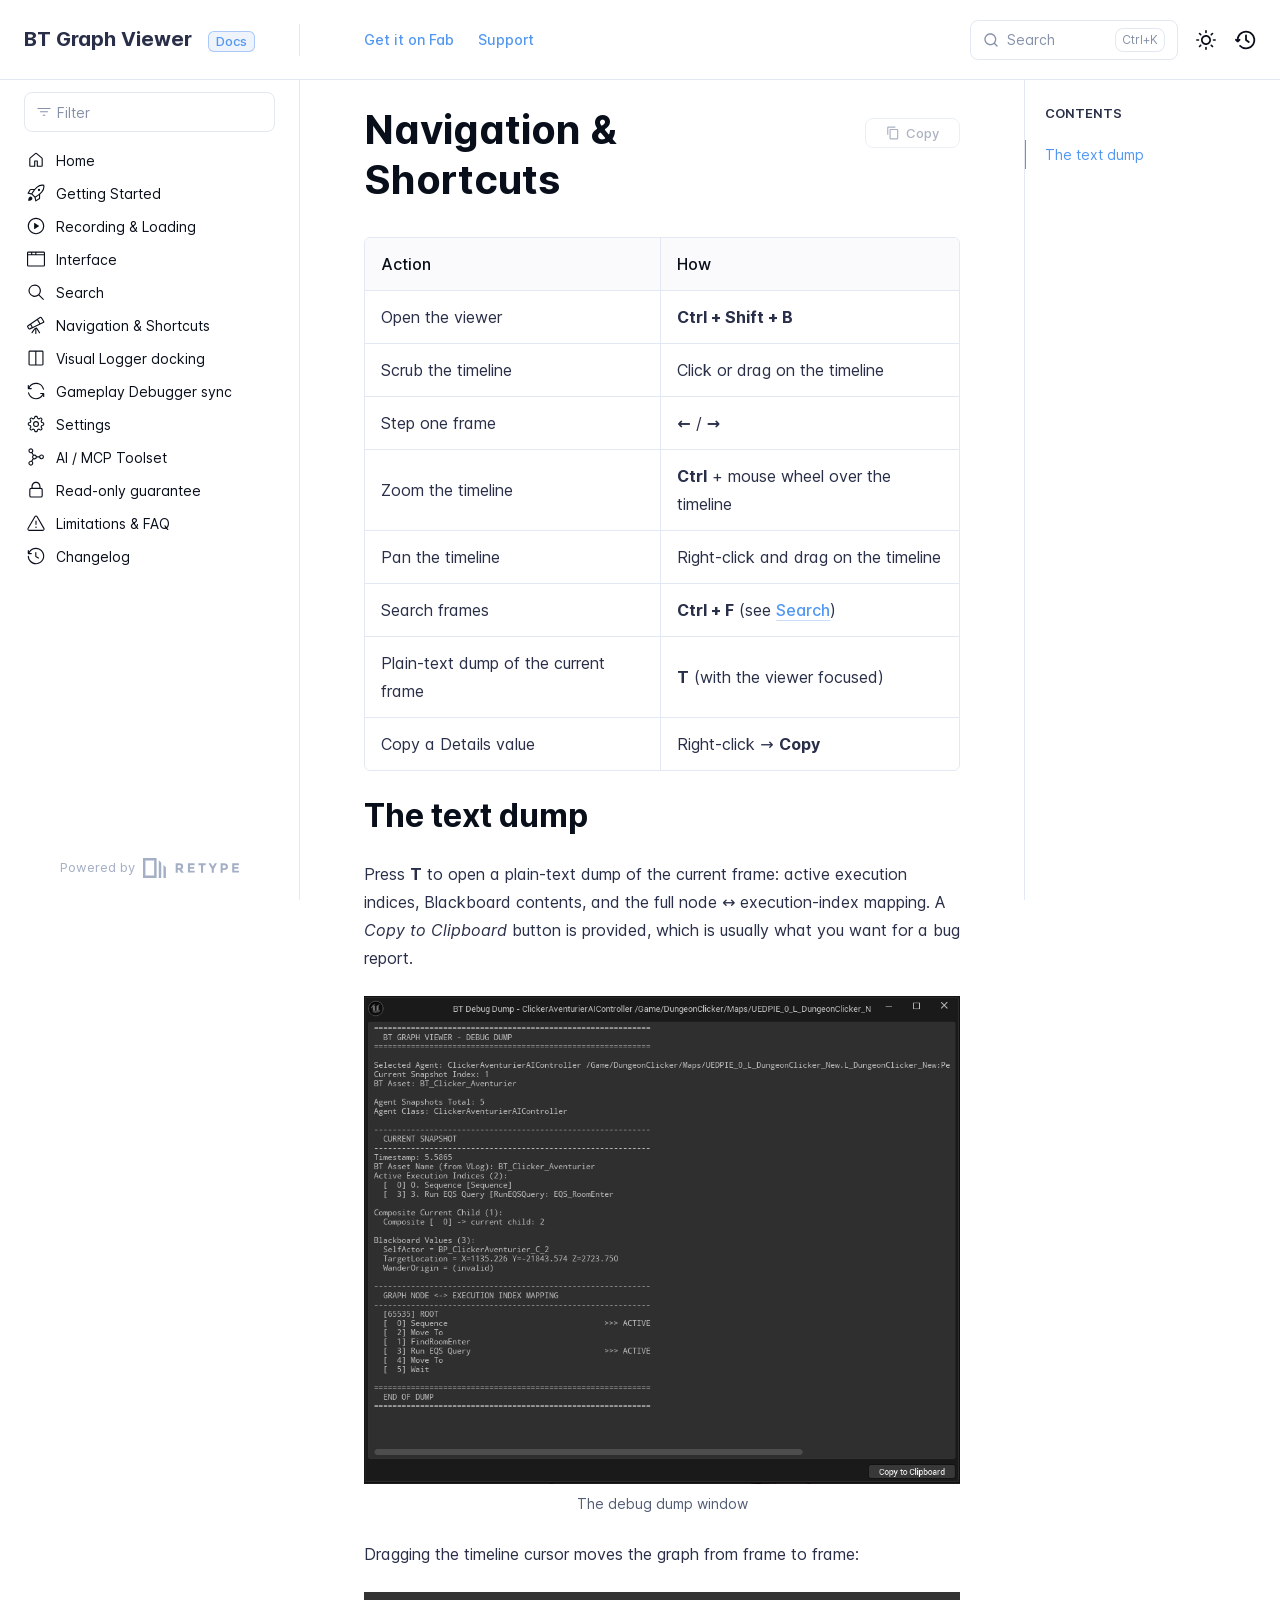
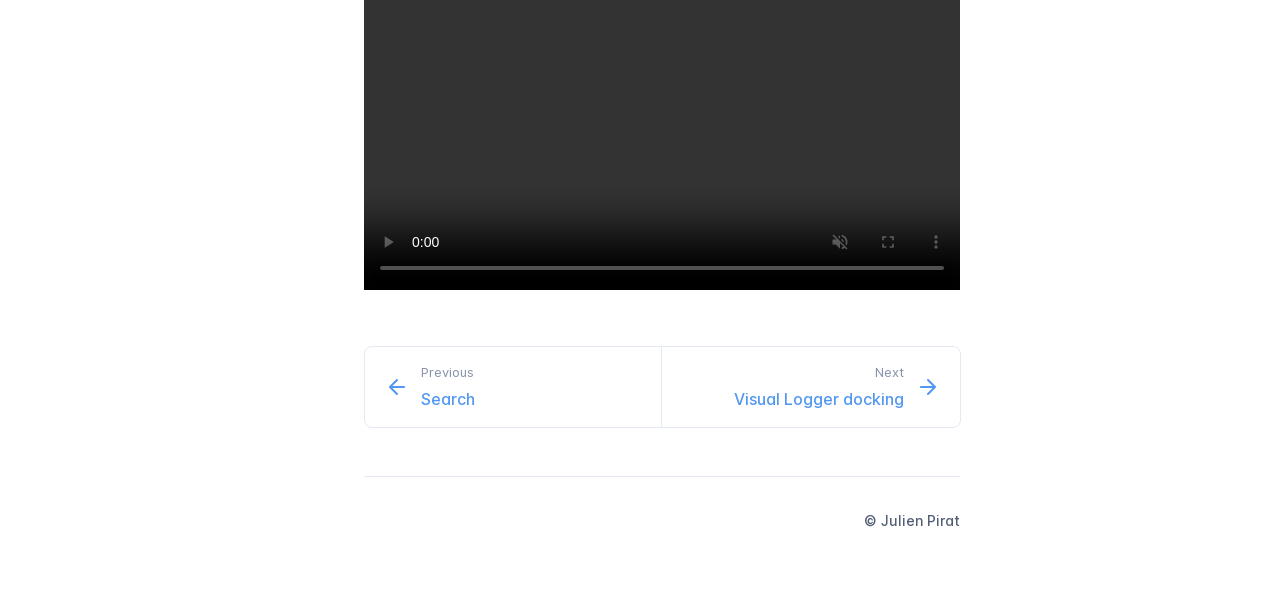
<file: navigation/index.html>
<!DOCTYPE html>
<html lang="en" class="h-full">
<head>
    <meta charset="UTF-8">
    <meta name="viewport" content="width=device-width,initial-scale=1">
    <meta name="color-scheme" content="light dark">
    <meta name="turbo-root" content="/btgraphviewer-docs">
    <meta name="turbo-cache-control" content="no-cache" data-turbo-track="reload" data-track-token="4.6.0.845875367755">

    <!-- See retype.com -->
    <meta name="generator" content="Retype 4.6.0">

    <!-- Primary Meta Tags -->
    <title>Navigation &amp; ShortcutsBT Graph Viewer — Behavior Tree Replay Debugger for Unreal Engine</title>
    <meta name="title" content="Navigation & ShortcutsBT Graph Viewer — Behavior Tree Replay Debugger for Unreal Engine">
    <meta name="description" content="Action">

    <!-- Canonical -->
    <link rel="canonical" href="https://julienpirat.github.io/btgraphviewer-docs/navigation/">
    <link rel="sitemap" type="application/xml" title="Sitemap" href="https://julienpirat.github.io/btgraphviewer-docs/sitemap.xml">

    <!-- Open Graph -->
    <meta property="og:type" content="website">
    <meta property="og:url" content="https://julienpirat.github.io/btgraphviewer-docs/navigation/">
    <meta property="og:title" content="Navigation & ShortcutsBT Graph Viewer — Behavior Tree Replay Debugger for Unreal Engine">
    <meta property="og:description" content="Action">
    <meta property="og:image" content="https://julienpirat.github.io/btgraphviewer-docs/static/images/bgv_debug_dump.png">
    <meta property="og:image:width" content="1200">
    <meta property="og:image:height" content="630">
    <meta property="og:image:alt" content="Navigation & ShortcutsBT Graph Viewer — Behavior Tree Replay Debugger for Unreal Engine">
    <meta property="og:site_name" content="BT Graph Viewer">
    <meta property="og:locale" content="en_US">

    <!-- Twitter -->
    <meta name="twitter:card" content="summary_large_image">
    <meta name="twitter:url" content="https://julienpirat.github.io/btgraphviewer-docs/navigation/">
    <meta name="twitter:title" content="Navigation & ShortcutsBT Graph Viewer — Behavior Tree Replay Debugger for Unreal Engine">
    <meta name="twitter:description" content="Action">
    <meta name="twitter:image" content="https://julienpirat.github.io/btgraphviewer-docs/static/images/bgv_debug_dump.png">
    <meta name="twitter:image:alt" content="Navigation & ShortcutsBT Graph Viewer — Behavior Tree Replay Debugger for Unreal Engine">

    <!-- Alternate Markdown -->
    <link rel="alternate" type="text/markdown" href="https://julienpirat.github.io/btgraphviewer-docs/navigation.md">

    <script data-cfasync="false">(function(){var cl=document.documentElement.classList,ls=localStorage.getItem("retype_scheme"),hd=cl.contains("dark"),hl=cl.contains("light"),wm=window.matchMedia&&window.matchMedia("(prefers-color-scheme: dark)").matches;if(ls==="dark"||(!ls&&wm&&!hd&&!hl)){cl.remove("light");cl.add("dark")}else if(ls==="light"||(!ls&&!wm&&!hd&&!hl)){cl.remove("dark");cl.add("light")}})();</script>

    <link id="retype-favicon" rel="icon" href="../static/images/logo-dark.png" />
    <link href="../resources/css/retype.css?v=4.6.0.845875367755" rel="stylesheet">

    <script data-cfasync="false" src="../resources/js/config.js?v=4.6.0.845875367755" data-turbo-eval="false" defer></script>
    <script data-cfasync="false" src="../resources/js/retype.js?v=4.6.0" data-turbo-eval="false" defer></script>
    <script id="lunr-js" data-cfasync="false" src="../resources/js/lunr.js?v=4.6.0.845875367755" data-turbo-eval="false" defer></script>
</head>
<body>
    <div id="retype-app" class="relative text-base antialiased text-base-text bg-base-bg font-body">
    <div class="absolute bottom-0 left-0" style="top: 5rem; right: 50%"></div>

    <header id="retype-header" class="sticky top-0 z-30 flex w-full h-16 bg-header-bg border-b border-header-border md:h-20">
        <div class="container relative flex items-center justify-between pr-6 grow md:justify-start">
            <!-- Mobile menu button skeleton -->
            <button v-cloak class="skeleton retype-mobile-menu-button flex items-center justify-center shrink-0 overflow-hidden dark:text-white focus:outline-hidden rounded-full w-10 h-10 ml-3.5 md:hidden"><svg xmlns="http://www.w3.org/2000/svg" class="mb-px shrink-0" width="24" height="24" viewBox="0 0 24 24" role="presentation" style="margin-bottom: 0px;"><g fill="currentColor"><path d="M2 4h20v2H2zM2 11h20v2H2zM2 18h20v2H2z"></path></g></svg></button>
            <div v-cloak id="retype-sidebar-left-toggle-button"></div>
    
            <!-- Logo -->
            <div class="flex items-center justify-between h-full py-2 md:w-75">
                <div class="flex items-center px-2 md:px-6">
                    <a id="retype-branding-logo" href="https://julienpirat.github.io/btgraphviewer-docs/" class="flex items-center leading-snug text-xl">
                        <span class="dark:text-white font-bold line-clamp-1 md:line-clamp-2">BT Graph Viewer</span>
                    </a><span id="retype-branding-label" class="inline-flex mt-1 px-2 py-1 ml-4 text-xs font-medium leading-none items-center rounded-md bg-branding-label-bg text-branding-label-text ring-1 ring-branding-label-border ring-inset md:inline-block">Docs</span>
                </div>
    
                <span class="hidden h-8 border-r md:inline-block border-base-border"></span>
            </div>
    
            <div class="flex justify-between md:grow">
                <!-- Top Nav -->
                <nav id="retype-header-nav" class="hidden md:flex">
                    <ul class="flex flex-col mb-4 md:pl-16 md:mb-0 md:flex-row md:items-center">
                        <li class="mr-6">
                            <a class="py-2 md:mb-0 inline-flex items-center text-sm whitespace-nowrap transition-colors duration-200 ease-linear md:text-header-text font-header-text hover:text-header-text-hover" href="https://www.fab.com/listings/6707cede-9f18-48be-a4f2-70ddb187019a" target="_blank">Get it on Fab</a>
                        </li>
                        <li class="mr-6">
                            <a class="py-2 md:mb-0 inline-flex items-center text-sm whitespace-nowrap transition-colors duration-200 ease-linear md:text-header-text font-header-text hover:text-header-text-hover" href="mailto:PapyUnreal@hotmail.com">Support</a>
                        </li>
    
                    </ul>
                </nav>
    
                <div v-cloak class="flex justify-end grow">
                    <div id="retype-mobile-search-button"></div>
                    <doc-search-desktop></doc-search-desktop>
    
                    <doc-theme-switch class="lg:ml-2"></doc-theme-switch>
                    <doc-history></doc-history>
                </div>
            </div>
        </div>
    </header>


    <div id="retype-container" class="container relative flex bg-white">
        <!-- Sidebar Skeleton -->
        <div v-cloak class="fixed flex flex-col shrink-0 duration-300 ease-in-out bg-sidebar-left-bg border-sidebar-left-border sidebar top-20 w-75 border-r h-screen md:sticky transition-transform skeleton">
        
            <div class="flex items-center h-16 px-6">
                <input id="retype-filter-input-mock" class="w-full h-10 pl-8 px-3 py-2 transition-colors duration-200 ease-linear bg-filter-bg border border-filter-border rounded-lg shadow-none md:text-sm hover:border-filter-border-hover focus:outline-hidden focus:border-filter-border-focus placeholder-filter-placeholder" type="text">
            </div>
        
            <div class="pl-6 mt-1 mb-4">
                <div class="w-32 h-3 mb-4 bg-skeleton-bg rounded-full loading"></div>
                <div class="w-48 h-3 mb-4 bg-skeleton-bg rounded-full loading"></div>
                <div class="w-40 h-3 mb-4 bg-skeleton-bg rounded-full loading"></div>
                <div class="w-32 h-3 mb-4 bg-skeleton-bg rounded-full loading"></div>
                <div class="w-48 h-3 mb-4 bg-skeleton-bg rounded-full loading"></div>
                <div class="w-40 h-3 mb-4 bg-skeleton-bg rounded-full loading"></div>
            </div>
        
            <div class="shrink-0 mt-auto bg-transparent dark:border-base-border">
                <a class="flex items-center justify-center flex-nowrap h-16 text-gray-350 dark:text-dark-400 hover:text-gray-600 dark:hover:text-dark-300 transition-colors duration-150 ease-in docs-powered-by" target="_blank" href="https://retype.com/" rel="noopener">
                    <span class="text-xs whitespace-nowrap">Powered by</span>
                    <svg xmlns="http://www.w3.org/2000/svg" class="ml-2" fill="currentColor" width="96" height="20" overflow="visible"><path d="M0 0v20h13.59V0H0zm11.15 17.54H2.44V2.46h8.71v15.08zM15.8 20h2.44V4.67L15.8 2.22zM20.45 6.89V20h2.44V9.34z"/><g><path d="M40.16 8.44c0 1.49-.59 2.45-1.75 2.88l2.34 3.32h-2.53l-2.04-2.96h-1.43v2.96h-2.06V5.36h3.5c1.43 0 2.46.24 3.07.73s.9 1.27.9 2.35zm-2.48 1.1c.26-.23.38-.59.38-1.09 0-.5-.13-.84-.4-1.03s-.73-.28-1.39-.28h-1.54v2.75h1.5c.72 0 1.2-.12 1.45-.35zM51.56 5.36V7.2h-4.59v1.91h4.13v1.76h-4.13v1.92h4.74v1.83h-6.79V5.36h6.64zM60.09 7.15v7.48h-2.06V7.15h-2.61V5.36h7.28v1.79h-2.61zM70.81 14.64h-2.06v-3.66l-3.19-5.61h2.23l1.99 3.45 1.99-3.45H74l-3.19 5.61v3.66zM83.99 6.19c.65.55.97 1.4.97 2.55s-.33 1.98-1 2.51-1.68.8-3.04.8h-1.23v2.59h-2.06V5.36h3.26c1.42 0 2.45.28 3.1.83zm-1.51 3.65c.25-.28.37-.69.37-1.22s-.16-.92-.48-1.14c-.32-.23-.82-.34-1.5-.34H79.7v3.12h1.38c.68 0 1.15-.14 1.4-.42zM95.85 5.36V7.2h-4.59v1.91h4.13v1.76h-4.13v1.92H96v1.83h-6.79V5.36h6.64z"/></g></svg>
                </a>
            </div>
        </div>
        
        <!-- Sidebar component -->
        <doc-sidebar v-cloak>
            <template #sidebar-footer>
                <div class="shrink-0 mt-auto border-t md:bg-transparent md:border-none dark:border-base-border">
        
                    <div class="py-3 px-6 md:hidden border-b dark:border-base-border">
                        <nav>
                            <ul class="flex flex-wrap justify-center items-center">
                                <li class="mr-6">
                                    <a class="block py-1 inline-flex items-center text-sm whitespace-nowrap transition-colors duration-200 ease-linear md:text-header-text font-header-text hover:text-header-text-hover" href="https://www.fab.com/listings/6707cede-9f18-48be-a4f2-70ddb187019a" target="_blank">Get it on Fab</a>
                                </li>
                                <li class="mr-6">
                                    <a class="block py-1 inline-flex items-center text-sm whitespace-nowrap transition-colors duration-200 ease-linear md:text-header-text font-header-text hover:text-header-text-hover" href="mailto:PapyUnreal@hotmail.com">Support</a>
                                </li>
        
                            </ul>
                        </nav>
                    </div>
        
                    <a class="flex items-center justify-center flex-nowrap h-16 text-gray-350 dark:text-dark-400 hover:text-gray-600 dark:hover:text-dark-300 transition-colors duration-150 ease-in docs-powered-by" target="_blank" href="https://retype.com/" rel="noopener">
                        <span class="text-xs whitespace-nowrap">Powered by</span>
                        <svg xmlns="http://www.w3.org/2000/svg" class="ml-2" fill="currentColor" width="96" height="20" overflow="visible"><path d="M0 0v20h13.59V0H0zm11.15 17.54H2.44V2.46h8.71v15.08zM15.8 20h2.44V4.67L15.8 2.22zM20.45 6.89V20h2.44V9.34z"/><g><path d="M40.16 8.44c0 1.49-.59 2.45-1.75 2.88l2.34 3.32h-2.53l-2.04-2.96h-1.43v2.96h-2.06V5.36h3.5c1.43 0 2.46.24 3.07.73s.9 1.27.9 2.35zm-2.48 1.1c.26-.23.38-.59.38-1.09 0-.5-.13-.84-.4-1.03s-.73-.28-1.39-.28h-1.54v2.75h1.5c.72 0 1.2-.12 1.45-.35zM51.56 5.36V7.2h-4.59v1.91h4.13v1.76h-4.13v1.92h4.74v1.83h-6.79V5.36h6.64zM60.09 7.15v7.48h-2.06V7.15h-2.61V5.36h7.28v1.79h-2.61zM70.81 14.64h-2.06v-3.66l-3.19-5.61h2.23l1.99 3.45 1.99-3.45H74l-3.19 5.61v3.66zM83.99 6.19c.65.55.97 1.4.97 2.55s-.33 1.98-1 2.51-1.68.8-3.04.8h-1.23v2.59h-2.06V5.36h3.26c1.42 0 2.45.28 3.1.83zm-1.51 3.65c.25-.28.37-.69.37-1.22s-.16-.92-.48-1.14c-.32-.23-.82-.34-1.5-.34H79.7v3.12h1.38c.68 0 1.15-.14 1.4-.42zM95.85 5.36V7.2h-4.59v1.91h4.13v1.76h-4.13v1.92H96v1.83h-6.79V5.36h6.64z"/></g></svg>
                    </a>
                </div>
            </template>
        </doc-sidebar>

        <div class="grow min-w-0 bg-body-bg">
            <!-- Render "toolbar" template here on api pages --><!-- Render page content -->
<div class="flex">
    <div id="retype-main" class="min-w-0 p-4 grow md:px-16">
        <main class="relative pb-12 lg:pt-2">
            <div class="relative retype-markdown" id="retype-content">
                <!-- Rendered if sidebar right is enabled -->
                <div id="retype-sidebar-right-toggle"></div>
                <doc-page-actions></doc-page-actions>

                <!-- Page content  -->
<h1 id="navigation--shortcuts">Navigation &amp; Shortcuts</h1>
<retype-table copy-text="| Action | How |
|---|---|
| Open the viewer | **Ctrl + Shift + B** |
| Scrub the timeline | Click or drag on the timeline |
| Step one frame | **←** / **→** |
| Zoom the timeline | **Ctrl** + mouse wheel over the timeline |
| Pan the timeline | Right-click and drag on the timeline |
| Search frames | **Ctrl + F** (see [Search](search.md)) |
| Plain-text dump of the current frame | **T** (with the viewer focused) |
| Copy a Details value | Right-click → **Copy** |">
<div class="table-wrapper scrollbar overflow-hidden">
<table class="comfortable">
<thead>
<tr>
<th>Action</th>
<th>How</th>
</tr>
</thead>
<tbody>
<tr>
<td>Open the viewer</td>
<td><strong>Ctrl + Shift + B</strong></td>
</tr>
<tr>
<td>Scrub the timeline</td>
<td>Click or drag on the timeline</td>
</tr>
<tr>
<td>Step one frame</td>
<td><strong>←</strong> / <strong>→</strong></td>
</tr>
<tr>
<td>Zoom the timeline</td>
<td><strong>Ctrl</strong> + mouse wheel over the timeline</td>
</tr>
<tr>
<td>Pan the timeline</td>
<td>Right-click and drag on the timeline</td>
</tr>
<tr>
<td>Search frames</td>
<td><strong>Ctrl + F</strong> (see <a href="../search/">Search</a>)</td>
</tr>
<tr>
<td>Plain-text dump of the current frame</td>
<td><strong>T</strong> (with the viewer focused)</td>
</tr>
<tr>
<td>Copy a Details value</td>
<td>Right-click → <strong>Copy</strong></td>
</tr>
</tbody>
</table>
</div>
</retype-table>
<h2 id="the-text-dump">The text dump</h2>
<p>Press <strong>T</strong> to open a plain-text dump of the current frame: active execution indices, Blackboard
contents, and the full node ↔ execution-index mapping. A <em>Copy to Clipboard</em> button is provided,
which is usually what you want for a bug report.</p>
<figure class="content-center">
    <img src="../static/images/bgv_debug_dump.png" alt="The debug dump window" class="max-w-full h-auto rounded-image-rounded border-image-border border-image-border-width" width="905" height="741" />
    <figcaption class="caption">The debug dump window</figcaption>
</figure>
<p>Dragging the timeline cursor moves the graph from frame to frame:</p>
<p><video src="../static/videos/bgv_timeline_scrub.mp4" autoplay loop muted="muted" playsinline controls style="width:100%"></video></p>

                
                <!-- Required only on API pages -->
                <doc-toolbar-member-filter-no-results></doc-toolbar-member-filter-no-results>
            </div>
            <footer id="retype-content-footer" class="clear-both">
            
                <nav id="retype-nextprev" class="print:hidden flex mt-14">
                    <div class="w-1/2">
                        <a class="px-5 py-4 h-full flex items-center break-normal font-medium text-body-link border border-base-border hover:border-base-border-hover rounded-l-lg transition-colors duration-150 relative hover:z-5" href="../search/">
                            <svg xmlns="http://www.w3.org/2000/svg" class="mr-3" width="24" height="24" viewBox="0 0 24 24" fill="currentColor" overflow="visible"><path d="M19 11H7.41l5.29-5.29a.996.996 0 10-1.41-1.41l-7 7a1 1 0 000 1.42l7 7a1.024 1.024 0 001.42-.01.996.996 0 000-1.41L7.41 13H19c.55 0 1-.45 1-1s-.45-1-1-1z" /><path fill="none" d="M0 0h24v24H0z" /></svg>
                            <span>
                                <span class="block text-xs font-normal text-base-text-muted">Previous</span>
                                <span class="block mt-1">Search</span>
                            </span>
                        </a>
                    </div>
            
                    <div class="w-1/2">
                        <a class="px-5 py-4 -mx-px h-full flex items-center justify-end break-normal font-medium text-body-link border border-base-border hover:border-base-border-hover rounded-r-lg transition-colors duration-150 relative hover:z-5" href="../visual-logger-docking/">
                            <span>
                                <span class="block text-xs font-normal text-right text-base-text-muted">Next</span>
                                <span class="block mt-1">Visual Logger docking</span>
                            </span>
                            <svg xmlns="http://www.w3.org/2000/svg" class="ml-3" width="24" height="24" viewBox="0 0 24 24" fill="currentColor" overflow="visible"><path d="M19.92 12.38a1 1 0 00-.22-1.09l-7-7a.996.996 0 10-1.41 1.41l5.3 5.3H5c-.55 0-1 .45-1 1s.45 1 1 1h11.59l-5.29 5.29a.996.996 0 000 1.41c.19.2.44.3.7.3s.51-.1.71-.29l7-7c.09-.09.16-.21.21-.33z" /><path fill="none" d="M0 0h24v24H0z" /></svg>
                        </a>
                    </div>
                </nav>
            </footer>
        </main>

        <div id="retype-page-footer" class="print:border-none border-t border-base-border pt-6 mb-8">
            <footer class="flex flex-wrap items-center justify-between print:justify-center">
                <div id="retype-footer-links" class="print:hidden">
                    <ul class="flex flex-wrap items-center text-sm">
                    </ul>
                </div>
                <div id="retype-copyright" class="print:justify-center py-2 text-footer-text font-footer-link text-sm leading-relaxed"><p>© Julien Pirat</p></div>
            </footer>
        </div>
    </div>

    <!-- Rendered if sidebar right is enabled -->
    <!-- Sidebar right skeleton-->
    <div v-cloak class="fixed top-0 bottom-0 right-0 translate-x-full bg-sidebar-right-bg border-sidebar-right-border lg:sticky lg:border-l lg:shrink-0 lg:pt-6 lg:translate-x-0 sm:w-1/2 lg:w-64 lg:z-0 md:w-104 sidebar-right skeleton">
        <div class="pl-5">
            <div class="w-32 h-3 mb-4 bg-skeleton-bg rounded-full loading"></div>
            <div class="w-48 h-3 mb-4 bg-skeleton-bg rounded-full loading"></div>
            <div class="w-40 h-3 mb-4 bg-skeleton-bg rounded-full loading"></div>
        </div>
    </div>

    <!-- User should be able to hide sidebar right -->
    <doc-sidebar-right v-cloak></doc-sidebar-right>
</div>

        </div>
    </div>

    <doc-search-mobile></doc-search-mobile>
    <doc-back-to-top></doc-back-to-top>
</div>


    <div id="retype-overlay-target"></div>

        <script data-cfasync="false">window.__DOCS__ = { "title": "Navigation & Shortcuts", level: 1, icon: "file", hasPrism: false, hasInstagram: false, hasMermaid: false, hasMath: false, tocDepth: 23, "md": "/navigation.md" }</script>
</body>
</html>
</file>
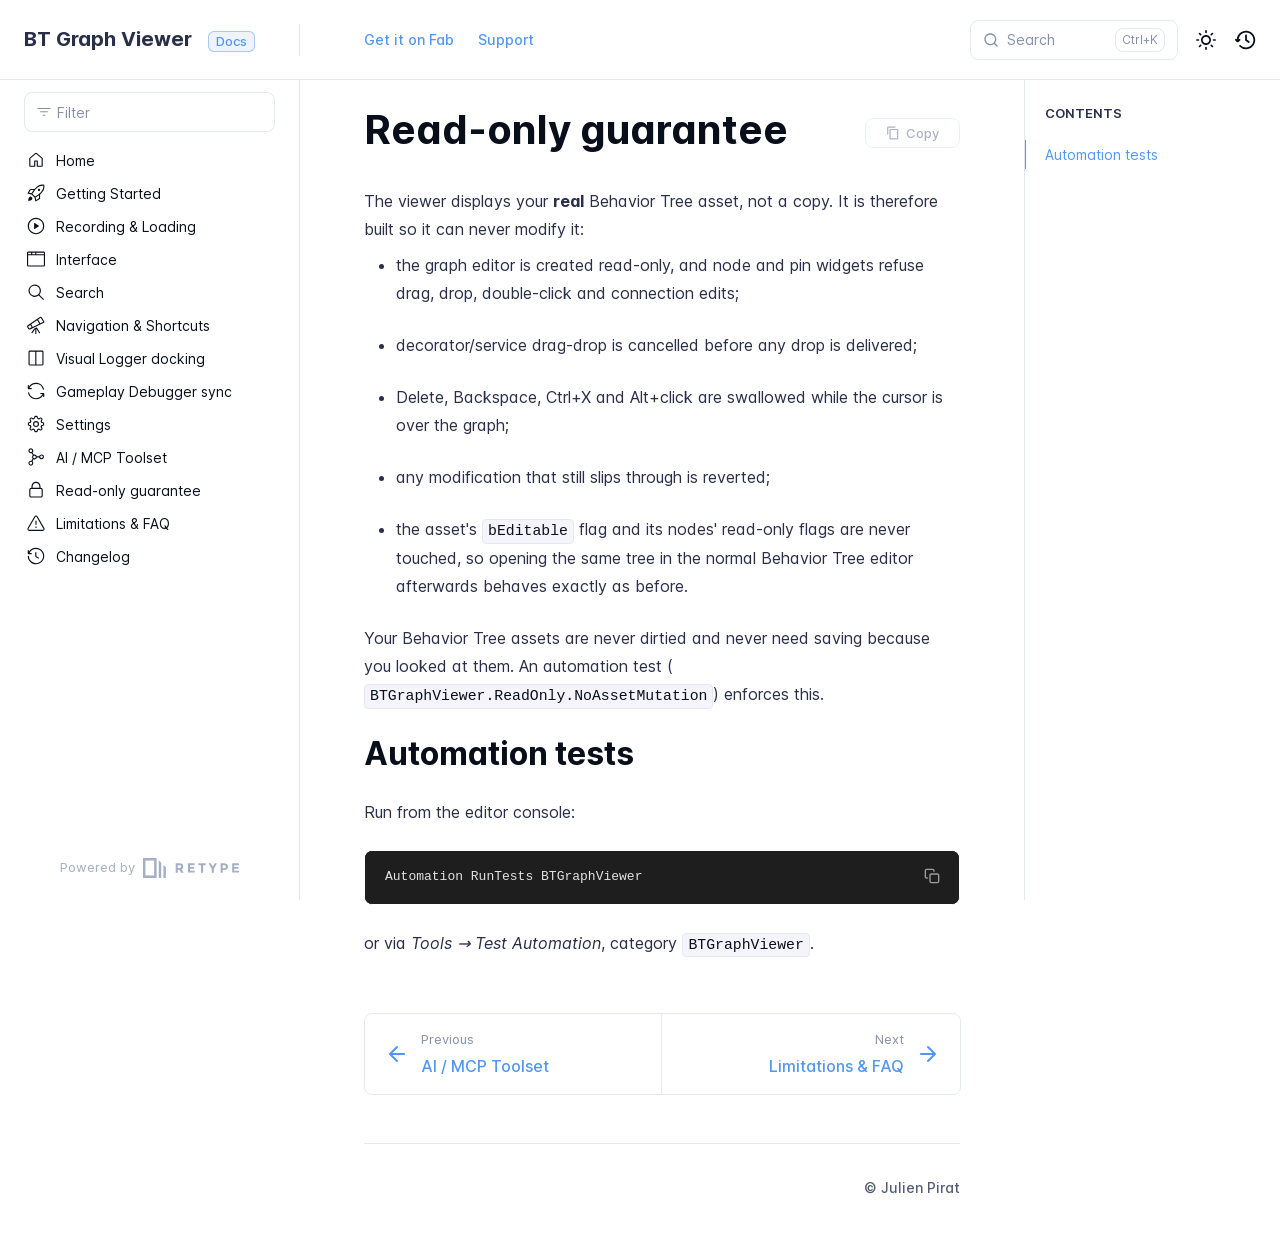
<file: read-only/index.html>
<!DOCTYPE html>
<html lang="en" class="h-full">
<head>
    <meta charset="UTF-8">
    <meta name="viewport" content="width=device-width,initial-scale=1">
    <meta name="color-scheme" content="light dark">
    <meta name="turbo-root" content="/btgraphviewer-docs">
    <meta name="turbo-cache-control" content="no-cache" data-turbo-track="reload" data-track-token="4.6.0.845875367755">

    <!-- See retype.com -->
    <meta name="generator" content="Retype 4.6.0">

    <!-- Primary Meta Tags -->
    <title>Read-only guaranteeBT Graph Viewer — Behavior Tree Replay Debugger for Unreal Engine</title>
    <meta name="title" content="Read-only guaranteeBT Graph Viewer — Behavior Tree Replay Debugger for Unreal Engine">
    <meta name="description" content="The viewer displays your real Behavior Tree asset, not a copy. It is therefore built so it can never modify it:">

    <!-- Canonical -->
    <link rel="canonical" href="https://julienpirat.github.io/btgraphviewer-docs/read-only/">
    <link rel="sitemap" type="application/xml" title="Sitemap" href="https://julienpirat.github.io/btgraphviewer-docs/sitemap.xml">

    <!-- Open Graph -->
    <meta property="og:type" content="website">
    <meta property="og:url" content="https://julienpirat.github.io/btgraphviewer-docs/read-only/">
    <meta property="og:title" content="Read-only guaranteeBT Graph Viewer — Behavior Tree Replay Debugger for Unreal Engine">
    <meta property="og:description" content="The viewer displays your real Behavior Tree asset, not a copy. It is therefore built so it can never modify it:">
    <meta property="og:site_name" content="BT Graph Viewer">
    <meta property="og:locale" content="en_US">

    <!-- Twitter -->
    <meta name="twitter:card" content="summary_large_image">
    <meta name="twitter:url" content="https://julienpirat.github.io/btgraphviewer-docs/read-only/">
    <meta name="twitter:title" content="Read-only guaranteeBT Graph Viewer — Behavior Tree Replay Debugger for Unreal Engine">
    <meta name="twitter:description" content="The viewer displays your real Behavior Tree asset, not a copy. It is therefore built so it can never modify it:">

    <!-- Alternate Markdown -->
    <link rel="alternate" type="text/markdown" href="https://julienpirat.github.io/btgraphviewer-docs/read-only.md">

    <script data-cfasync="false">(function(){var cl=document.documentElement.classList,ls=localStorage.getItem("retype_scheme"),hd=cl.contains("dark"),hl=cl.contains("light"),wm=window.matchMedia&&window.matchMedia("(prefers-color-scheme: dark)").matches;if(ls==="dark"||(!ls&&wm&&!hd&&!hl)){cl.remove("light");cl.add("dark")}else if(ls==="light"||(!ls&&!wm&&!hd&&!hl)){cl.remove("dark");cl.add("light")}})();</script>

    <link id="retype-favicon" rel="icon" href="../static/images/logo-dark.png" />
    <link href="../resources/css/retype.css?v=4.6.0.845875367755" rel="stylesheet">

    <script data-cfasync="false" src="../resources/js/config.js?v=4.6.0.845875367755" data-turbo-eval="false" defer></script>
    <script data-cfasync="false" src="../resources/js/retype.js?v=4.6.0" data-turbo-eval="false" defer></script>
    <script id="lunr-js" data-cfasync="false" src="../resources/js/lunr.js?v=4.6.0.845875367755" data-turbo-eval="false" defer></script>
</head>
<body>
    <div id="retype-app" class="relative text-base antialiased text-base-text bg-base-bg font-body">
    <div class="absolute bottom-0 left-0" style="top: 5rem; right: 50%"></div>

    <header id="retype-header" class="sticky top-0 z-30 flex w-full h-16 bg-header-bg border-b border-header-border md:h-20">
        <div class="container relative flex items-center justify-between pr-6 grow md:justify-start">
            <!-- Mobile menu button skeleton -->
            <button v-cloak class="skeleton retype-mobile-menu-button flex items-center justify-center shrink-0 overflow-hidden dark:text-white focus:outline-hidden rounded-full w-10 h-10 ml-3.5 md:hidden"><svg xmlns="http://www.w3.org/2000/svg" class="mb-px shrink-0" width="24" height="24" viewBox="0 0 24 24" role="presentation" style="margin-bottom: 0px;"><g fill="currentColor"><path d="M2 4h20v2H2zM2 11h20v2H2zM2 18h20v2H2z"></path></g></svg></button>
            <div v-cloak id="retype-sidebar-left-toggle-button"></div>
    
            <!-- Logo -->
            <div class="flex items-center justify-between h-full py-2 md:w-75">
                <div class="flex items-center px-2 md:px-6">
                    <a id="retype-branding-logo" href="https://julienpirat.github.io/btgraphviewer-docs/" class="flex items-center leading-snug text-xl">
                        <span class="dark:text-white font-bold line-clamp-1 md:line-clamp-2">BT Graph Viewer</span>
                    </a><span id="retype-branding-label" class="inline-flex mt-1 px-2 py-1 ml-4 text-xs font-medium leading-none items-center rounded-md bg-branding-label-bg text-branding-label-text ring-1 ring-branding-label-border ring-inset md:inline-block">Docs</span>
                </div>
    
                <span class="hidden h-8 border-r md:inline-block border-base-border"></span>
            </div>
    
            <div class="flex justify-between md:grow">
                <!-- Top Nav -->
                <nav id="retype-header-nav" class="hidden md:flex">
                    <ul class="flex flex-col mb-4 md:pl-16 md:mb-0 md:flex-row md:items-center">
                        <li class="mr-6">
                            <a class="py-2 md:mb-0 inline-flex items-center text-sm whitespace-nowrap transition-colors duration-200 ease-linear md:text-header-text font-header-text hover:text-header-text-hover" href="https://www.fab.com/listings/6707cede-9f18-48be-a4f2-70ddb187019a" target="_blank">Get it on Fab</a>
                        </li>
                        <li class="mr-6">
                            <a class="py-2 md:mb-0 inline-flex items-center text-sm whitespace-nowrap transition-colors duration-200 ease-linear md:text-header-text font-header-text hover:text-header-text-hover" href="mailto:PapyUnreal@hotmail.com">Support</a>
                        </li>
    
                    </ul>
                </nav>
    
                <div v-cloak class="flex justify-end grow">
                    <div id="retype-mobile-search-button"></div>
                    <doc-search-desktop></doc-search-desktop>
    
                    <doc-theme-switch class="lg:ml-2"></doc-theme-switch>
                    <doc-history></doc-history>
                </div>
            </div>
        </div>
    </header>


    <div id="retype-container" class="container relative flex bg-white">
        <!-- Sidebar Skeleton -->
        <div v-cloak class="fixed flex flex-col shrink-0 duration-300 ease-in-out bg-sidebar-left-bg border-sidebar-left-border sidebar top-20 w-75 border-r h-screen md:sticky transition-transform skeleton">
        
            <div class="flex items-center h-16 px-6">
                <input id="retype-filter-input-mock" class="w-full h-10 pl-8 px-3 py-2 transition-colors duration-200 ease-linear bg-filter-bg border border-filter-border rounded-lg shadow-none md:text-sm hover:border-filter-border-hover focus:outline-hidden focus:border-filter-border-focus placeholder-filter-placeholder" type="text">
            </div>
        
            <div class="pl-6 mt-1 mb-4">
                <div class="w-32 h-3 mb-4 bg-skeleton-bg rounded-full loading"></div>
                <div class="w-48 h-3 mb-4 bg-skeleton-bg rounded-full loading"></div>
                <div class="w-40 h-3 mb-4 bg-skeleton-bg rounded-full loading"></div>
                <div class="w-32 h-3 mb-4 bg-skeleton-bg rounded-full loading"></div>
                <div class="w-48 h-3 mb-4 bg-skeleton-bg rounded-full loading"></div>
                <div class="w-40 h-3 mb-4 bg-skeleton-bg rounded-full loading"></div>
            </div>
        
            <div class="shrink-0 mt-auto bg-transparent dark:border-base-border">
                <a class="flex items-center justify-center flex-nowrap h-16 text-gray-350 dark:text-dark-400 hover:text-gray-600 dark:hover:text-dark-300 transition-colors duration-150 ease-in docs-powered-by" target="_blank" href="https://retype.com/" rel="noopener">
                    <span class="text-xs whitespace-nowrap">Powered by</span>
                    <svg xmlns="http://www.w3.org/2000/svg" class="ml-2" fill="currentColor" width="96" height="20" overflow="visible"><path d="M0 0v20h13.59V0H0zm11.15 17.54H2.44V2.46h8.71v15.08zM15.8 20h2.44V4.67L15.8 2.22zM20.45 6.89V20h2.44V9.34z"/><g><path d="M40.16 8.44c0 1.49-.59 2.45-1.75 2.88l2.34 3.32h-2.53l-2.04-2.96h-1.43v2.96h-2.06V5.36h3.5c1.43 0 2.46.24 3.07.73s.9 1.27.9 2.35zm-2.48 1.1c.26-.23.38-.59.38-1.09 0-.5-.13-.84-.4-1.03s-.73-.28-1.39-.28h-1.54v2.75h1.5c.72 0 1.2-.12 1.45-.35zM51.56 5.36V7.2h-4.59v1.91h4.13v1.76h-4.13v1.92h4.74v1.83h-6.79V5.36h6.64zM60.09 7.15v7.48h-2.06V7.15h-2.61V5.36h7.28v1.79h-2.61zM70.81 14.64h-2.06v-3.66l-3.19-5.61h2.23l1.99 3.45 1.99-3.45H74l-3.19 5.61v3.66zM83.99 6.19c.65.55.97 1.4.97 2.55s-.33 1.98-1 2.51-1.68.8-3.04.8h-1.23v2.59h-2.06V5.36h3.26c1.42 0 2.45.28 3.1.83zm-1.51 3.65c.25-.28.37-.69.37-1.22s-.16-.92-.48-1.14c-.32-.23-.82-.34-1.5-.34H79.7v3.12h1.38c.68 0 1.15-.14 1.4-.42zM95.85 5.36V7.2h-4.59v1.91h4.13v1.76h-4.13v1.92H96v1.83h-6.79V5.36h6.64z"/></g></svg>
                </a>
            </div>
        </div>
        
        <!-- Sidebar component -->
        <doc-sidebar v-cloak>
            <template #sidebar-footer>
                <div class="shrink-0 mt-auto border-t md:bg-transparent md:border-none dark:border-base-border">
        
                    <div class="py-3 px-6 md:hidden border-b dark:border-base-border">
                        <nav>
                            <ul class="flex flex-wrap justify-center items-center">
                                <li class="mr-6">
                                    <a class="block py-1 inline-flex items-center text-sm whitespace-nowrap transition-colors duration-200 ease-linear md:text-header-text font-header-text hover:text-header-text-hover" href="https://www.fab.com/listings/6707cede-9f18-48be-a4f2-70ddb187019a" target="_blank">Get it on Fab</a>
                                </li>
                                <li class="mr-6">
                                    <a class="block py-1 inline-flex items-center text-sm whitespace-nowrap transition-colors duration-200 ease-linear md:text-header-text font-header-text hover:text-header-text-hover" href="mailto:PapyUnreal@hotmail.com">Support</a>
                                </li>
        
                            </ul>
                        </nav>
                    </div>
        
                    <a class="flex items-center justify-center flex-nowrap h-16 text-gray-350 dark:text-dark-400 hover:text-gray-600 dark:hover:text-dark-300 transition-colors duration-150 ease-in docs-powered-by" target="_blank" href="https://retype.com/" rel="noopener">
                        <span class="text-xs whitespace-nowrap">Powered by</span>
                        <svg xmlns="http://www.w3.org/2000/svg" class="ml-2" fill="currentColor" width="96" height="20" overflow="visible"><path d="M0 0v20h13.59V0H0zm11.15 17.54H2.44V2.46h8.71v15.08zM15.8 20h2.44V4.67L15.8 2.22zM20.45 6.89V20h2.44V9.34z"/><g><path d="M40.16 8.44c0 1.49-.59 2.45-1.75 2.88l2.34 3.32h-2.53l-2.04-2.96h-1.43v2.96h-2.06V5.36h3.5c1.43 0 2.46.24 3.07.73s.9 1.27.9 2.35zm-2.48 1.1c.26-.23.38-.59.38-1.09 0-.5-.13-.84-.4-1.03s-.73-.28-1.39-.28h-1.54v2.75h1.5c.72 0 1.2-.12 1.45-.35zM51.56 5.36V7.2h-4.59v1.91h4.13v1.76h-4.13v1.92h4.74v1.83h-6.79V5.36h6.64zM60.09 7.15v7.48h-2.06V7.15h-2.61V5.36h7.28v1.79h-2.61zM70.81 14.64h-2.06v-3.66l-3.19-5.61h2.23l1.99 3.45 1.99-3.45H74l-3.19 5.61v3.66zM83.99 6.19c.65.55.97 1.4.97 2.55s-.33 1.98-1 2.51-1.68.8-3.04.8h-1.23v2.59h-2.06V5.36h3.26c1.42 0 2.45.28 3.1.83zm-1.51 3.65c.25-.28.37-.69.37-1.22s-.16-.92-.48-1.14c-.32-.23-.82-.34-1.5-.34H79.7v3.12h1.38c.68 0 1.15-.14 1.4-.42zM95.85 5.36V7.2h-4.59v1.91h4.13v1.76h-4.13v1.92H96v1.83h-6.79V5.36h6.64z"/></g></svg>
                    </a>
                </div>
            </template>
        </doc-sidebar>

        <div class="grow min-w-0 bg-body-bg">
            <!-- Render "toolbar" template here on api pages --><!-- Render page content -->
<div class="flex">
    <div id="retype-main" class="min-w-0 p-4 grow md:px-16">
        <main class="relative pb-12 lg:pt-2">
            <div class="relative retype-markdown" id="retype-content">
                <!-- Rendered if sidebar right is enabled -->
                <div id="retype-sidebar-right-toggle"></div>
                <doc-page-actions></doc-page-actions>

                <!-- Page content  -->
<h1 id="read-only-guarantee">Read-only guarantee</h1>
<p>The viewer displays your <strong>real</strong> Behavior Tree asset, not a copy. It is therefore built so it can
never modify it:</p>
<ul>
<li>
<p>the graph editor is created read-only, and node and pin widgets refuse drag, drop, double-click
and connection edits;</p>
</li>
<li>
<p>decorator/service drag-drop is cancelled before any drop is delivered;</p>
</li>
<li>
<p>Delete, Backspace, Ctrl+X and Alt+click are swallowed while the cursor is over the graph;</p>
</li>
<li>
<p>any modification that still slips through is reverted;</p>
</li>
<li>
<p>the asset&#x27;s <code translate="no" v-pre>bEditable</code> flag and its nodes&#x27; read-only flags are never touched, so opening the same
tree in the normal Behavior Tree editor afterwards behaves exactly as before.</p>
</li>
</ul>
<p>Your Behavior Tree assets are never dirtied and never need saving because you looked at them. An
automation test (<code translate="no" v-pre>BTGraphViewer.ReadOnly.NoAssetMutation</code>) enforces this.</p>
<h2 id="automation-tests">Automation tests</h2>
<p>Run from the editor console:</p>
<div id="automation-tests-code-1" class="codeblock-wrapper"><doc-codeblock>
<pre translate="no" class="language-none"><code v-pre class="language-none">Automation RunTests BTGraphViewer</code></pre>
</doc-codeblock></div>
<p>or via <em>Tools → Test Automation</em>, category <code translate="no" v-pre>BTGraphViewer</code>.</p>

                
                <!-- Required only on API pages -->
                <doc-toolbar-member-filter-no-results></doc-toolbar-member-filter-no-results>
            </div>
            <footer id="retype-content-footer" class="clear-both">
            
                <nav id="retype-nextprev" class="print:hidden flex mt-14">
                    <div class="w-1/2">
                        <a class="px-5 py-4 h-full flex items-center break-normal font-medium text-body-link border border-base-border hover:border-base-border-hover rounded-l-lg transition-colors duration-150 relative hover:z-5" href="../ai-toolset/">
                            <svg xmlns="http://www.w3.org/2000/svg" class="mr-3" width="24" height="24" viewBox="0 0 24 24" fill="currentColor" overflow="visible"><path d="M19 11H7.41l5.29-5.29a.996.996 0 10-1.41-1.41l-7 7a1 1 0 000 1.42l7 7a1.024 1.024 0 001.42-.01.996.996 0 000-1.41L7.41 13H19c.55 0 1-.45 1-1s-.45-1-1-1z" /><path fill="none" d="M0 0h24v24H0z" /></svg>
                            <span>
                                <span class="block text-xs font-normal text-base-text-muted">Previous</span>
                                <span class="block mt-1">AI / MCP Toolset</span>
                            </span>
                        </a>
                    </div>
            
                    <div class="w-1/2">
                        <a class="px-5 py-4 -mx-px h-full flex items-center justify-end break-normal font-medium text-body-link border border-base-border hover:border-base-border-hover rounded-r-lg transition-colors duration-150 relative hover:z-5" href="../limitations/">
                            <span>
                                <span class="block text-xs font-normal text-right text-base-text-muted">Next</span>
                                <span class="block mt-1">Limitations &amp; FAQ</span>
                            </span>
                            <svg xmlns="http://www.w3.org/2000/svg" class="ml-3" width="24" height="24" viewBox="0 0 24 24" fill="currentColor" overflow="visible"><path d="M19.92 12.38a1 1 0 00-.22-1.09l-7-7a.996.996 0 10-1.41 1.41l5.3 5.3H5c-.55 0-1 .45-1 1s.45 1 1 1h11.59l-5.29 5.29a.996.996 0 000 1.41c.19.2.44.3.7.3s.51-.1.71-.29l7-7c.09-.09.16-.21.21-.33z" /><path fill="none" d="M0 0h24v24H0z" /></svg>
                        </a>
                    </div>
                </nav>
            </footer>
        </main>

        <div id="retype-page-footer" class="print:border-none border-t border-base-border pt-6 mb-8">
            <footer class="flex flex-wrap items-center justify-between print:justify-center">
                <div id="retype-footer-links" class="print:hidden">
                    <ul class="flex flex-wrap items-center text-sm">
                    </ul>
                </div>
                <div id="retype-copyright" class="print:justify-center py-2 text-footer-text font-footer-link text-sm leading-relaxed"><p>© Julien Pirat</p></div>
            </footer>
        </div>
    </div>

    <!-- Rendered if sidebar right is enabled -->
    <!-- Sidebar right skeleton-->
    <div v-cloak class="fixed top-0 bottom-0 right-0 translate-x-full bg-sidebar-right-bg border-sidebar-right-border lg:sticky lg:border-l lg:shrink-0 lg:pt-6 lg:translate-x-0 sm:w-1/2 lg:w-64 lg:z-0 md:w-104 sidebar-right skeleton">
        <div class="pl-5">
            <div class="w-32 h-3 mb-4 bg-skeleton-bg rounded-full loading"></div>
            <div class="w-48 h-3 mb-4 bg-skeleton-bg rounded-full loading"></div>
            <div class="w-40 h-3 mb-4 bg-skeleton-bg rounded-full loading"></div>
        </div>
    </div>

    <!-- User should be able to hide sidebar right -->
    <doc-sidebar-right v-cloak></doc-sidebar-right>
</div>

        </div>
    </div>

    <doc-search-mobile></doc-search-mobile>
    <doc-back-to-top></doc-back-to-top>
</div>


    <div id="retype-overlay-target"></div>

        <script data-cfasync="false">window.__DOCS__ = { "title": "Read-only guarantee", level: 1, icon: "file", hasPrism: false, hasInstagram: false, hasMermaid: false, hasMath: false, tocDepth: 23, "md": "/read-only.md" }</script>
</body>
</html>
</file>
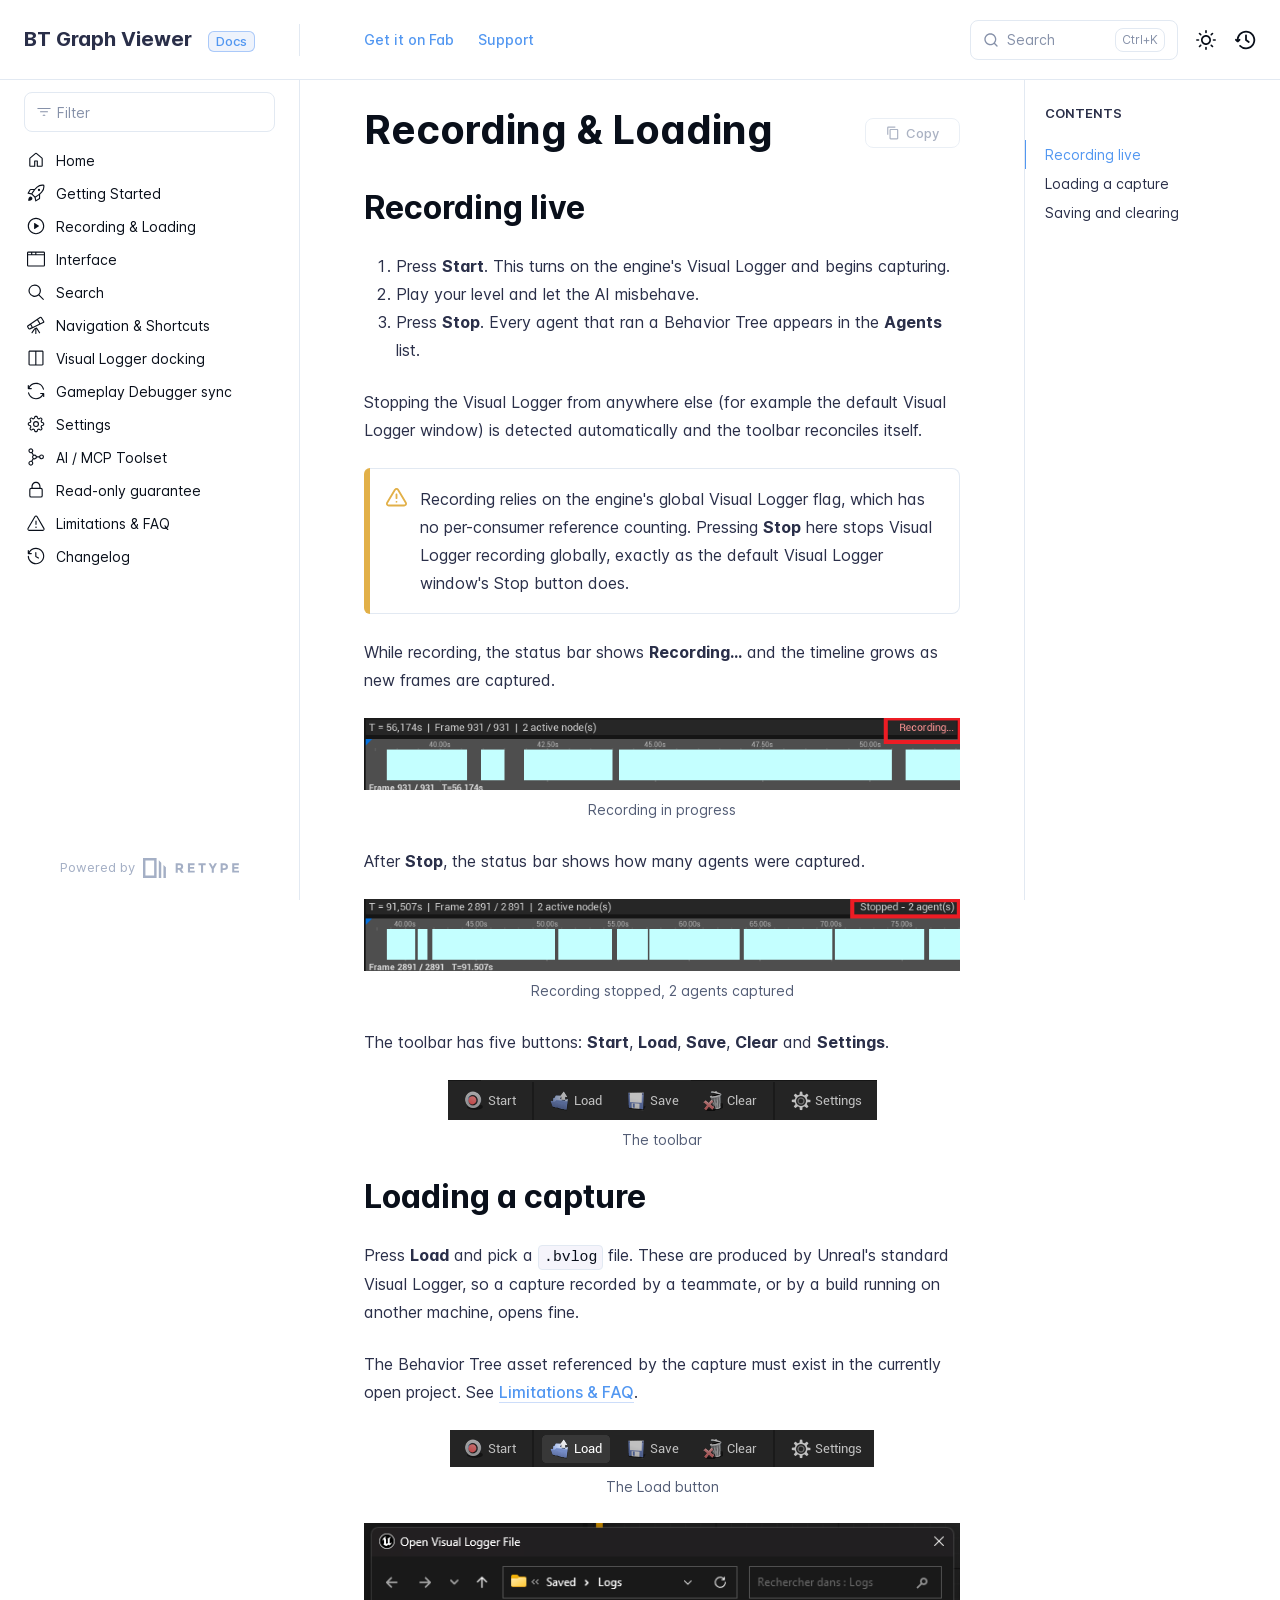
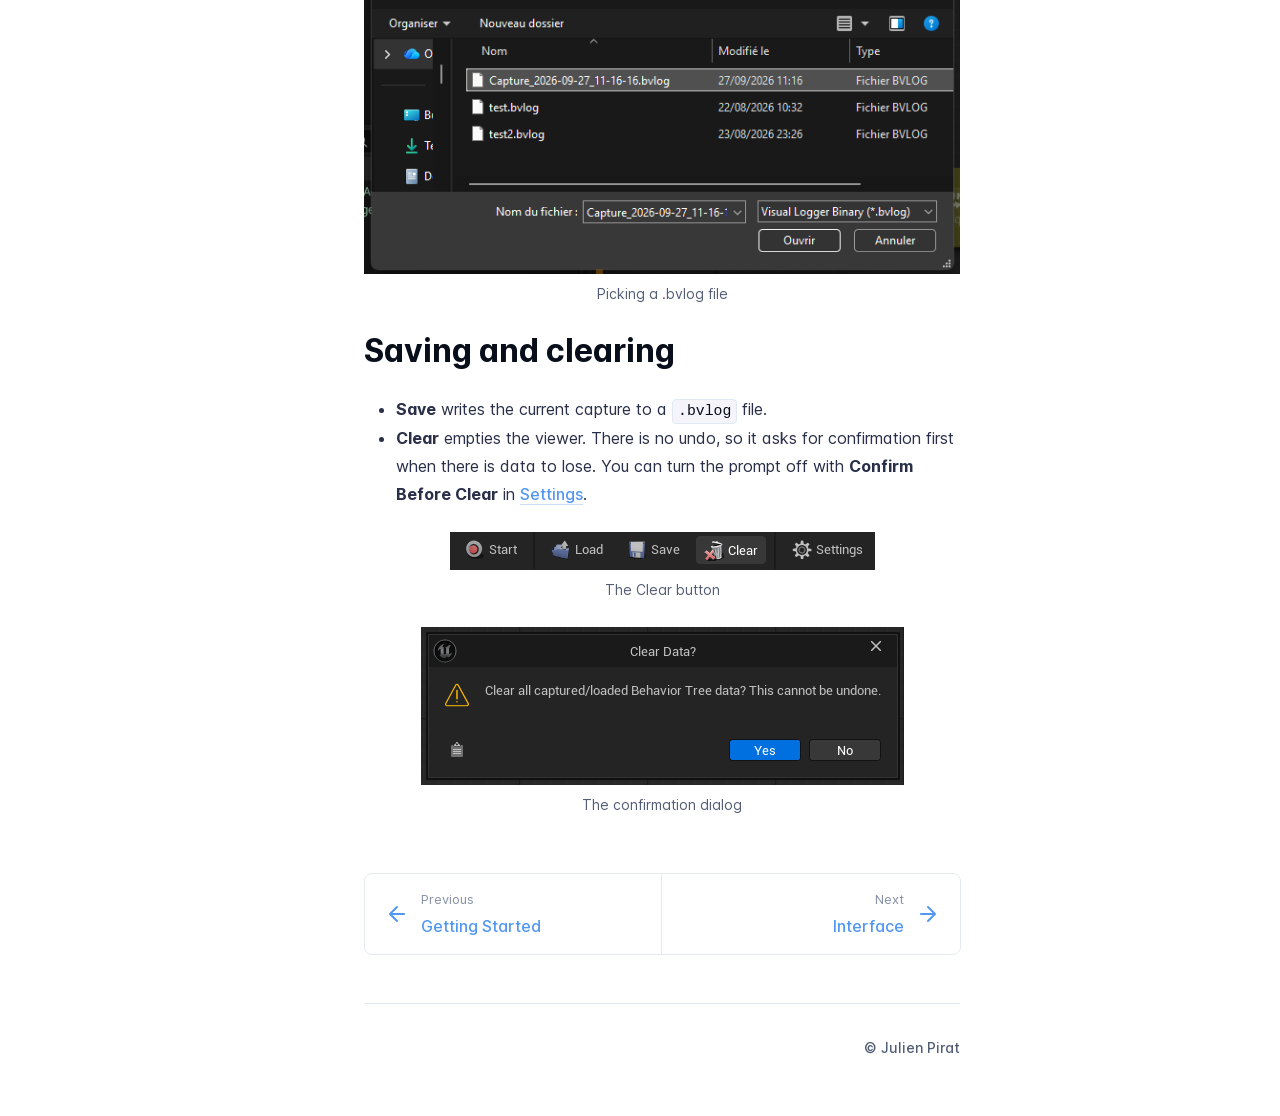
<file: recording-and-loading/index.html>
<!DOCTYPE html>
<html lang="en" class="h-full">
<head>
    <meta charset="UTF-8">
    <meta name="viewport" content="width=device-width,initial-scale=1">
    <meta name="color-scheme" content="light dark">
    <meta name="turbo-root" content="/btgraphviewer-docs">
    <meta name="turbo-cache-control" content="no-cache" data-turbo-track="reload" data-track-token="4.6.0.845875367755">

    <!-- See retype.com -->
    <meta name="generator" content="Retype 4.6.0">

    <!-- Primary Meta Tags -->
    <title>Recording &amp; LoadingBT Graph Viewer — Behavior Tree Replay Debugger for Unreal Engine</title>
    <meta name="title" content="Recording & LoadingBT Graph Viewer — Behavior Tree Replay Debugger for Unreal Engine">
    <meta name="description" content="Press Start. This turns on the engine's Visual Logger and begins capturing.">

    <!-- Canonical -->
    <link rel="canonical" href="https://julienpirat.github.io/btgraphviewer-docs/recording-and-loading/">
    <link rel="sitemap" type="application/xml" title="Sitemap" href="https://julienpirat.github.io/btgraphviewer-docs/sitemap.xml">

    <!-- Open Graph -->
    <meta property="og:type" content="website">
    <meta property="og:url" content="https://julienpirat.github.io/btgraphviewer-docs/recording-and-loading/">
    <meta property="og:title" content="Recording & LoadingBT Graph Viewer — Behavior Tree Replay Debugger for Unreal Engine">
    <meta property="og:description" content="Press Start. This turns on the engine's Visual Logger and begins capturing.">
    <meta property="og:image" content="https://julienpirat.github.io/btgraphviewer-docs/static/images/bgv_recording_state_recording.png">
    <meta property="og:image:width" content="1200">
    <meta property="og:image:height" content="630">
    <meta property="og:image:alt" content="Recording & LoadingBT Graph Viewer — Behavior Tree Replay Debugger for Unreal Engine">
    <meta property="og:site_name" content="BT Graph Viewer">
    <meta property="og:locale" content="en_US">

    <!-- Twitter -->
    <meta name="twitter:card" content="summary_large_image">
    <meta name="twitter:url" content="https://julienpirat.github.io/btgraphviewer-docs/recording-and-loading/">
    <meta name="twitter:title" content="Recording & LoadingBT Graph Viewer — Behavior Tree Replay Debugger for Unreal Engine">
    <meta name="twitter:description" content="Press Start. This turns on the engine's Visual Logger and begins capturing.">
    <meta name="twitter:image" content="https://julienpirat.github.io/btgraphviewer-docs/static/images/bgv_recording_state_recording.png">
    <meta name="twitter:image:alt" content="Recording & LoadingBT Graph Viewer — Behavior Tree Replay Debugger for Unreal Engine">

    <!-- Alternate Markdown -->
    <link rel="alternate" type="text/markdown" href="https://julienpirat.github.io/btgraphviewer-docs/recording-and-loading.md">

    <script data-cfasync="false">(function(){var cl=document.documentElement.classList,ls=localStorage.getItem("retype_scheme"),hd=cl.contains("dark"),hl=cl.contains("light"),wm=window.matchMedia&&window.matchMedia("(prefers-color-scheme: dark)").matches;if(ls==="dark"||(!ls&&wm&&!hd&&!hl)){cl.remove("light");cl.add("dark")}else if(ls==="light"||(!ls&&!wm&&!hd&&!hl)){cl.remove("dark");cl.add("light")}})();</script>

    <link id="retype-favicon" rel="icon" href="../static/images/logo-dark.png" />
    <link href="../resources/css/retype.css?v=4.6.0.845875367755" rel="stylesheet">

    <script data-cfasync="false" src="../resources/js/config.js?v=4.6.0.845875367755" data-turbo-eval="false" defer></script>
    <script data-cfasync="false" src="../resources/js/retype.js?v=4.6.0" data-turbo-eval="false" defer></script>
    <script id="lunr-js" data-cfasync="false" src="../resources/js/lunr.js?v=4.6.0.845875367755" data-turbo-eval="false" defer></script>
</head>
<body>
    <div id="retype-app" class="relative text-base antialiased text-base-text bg-base-bg font-body">
    <div class="absolute bottom-0 left-0" style="top: 5rem; right: 50%"></div>

    <header id="retype-header" class="sticky top-0 z-30 flex w-full h-16 bg-header-bg border-b border-header-border md:h-20">
        <div class="container relative flex items-center justify-between pr-6 grow md:justify-start">
            <!-- Mobile menu button skeleton -->
            <button v-cloak class="skeleton retype-mobile-menu-button flex items-center justify-center shrink-0 overflow-hidden dark:text-white focus:outline-hidden rounded-full w-10 h-10 ml-3.5 md:hidden"><svg xmlns="http://www.w3.org/2000/svg" class="mb-px shrink-0" width="24" height="24" viewBox="0 0 24 24" role="presentation" style="margin-bottom: 0px;"><g fill="currentColor"><path d="M2 4h20v2H2zM2 11h20v2H2zM2 18h20v2H2z"></path></g></svg></button>
            <div v-cloak id="retype-sidebar-left-toggle-button"></div>
    
            <!-- Logo -->
            <div class="flex items-center justify-between h-full py-2 md:w-75">
                <div class="flex items-center px-2 md:px-6">
                    <a id="retype-branding-logo" href="https://julienpirat.github.io/btgraphviewer-docs/" class="flex items-center leading-snug text-xl">
                        <span class="dark:text-white font-bold line-clamp-1 md:line-clamp-2">BT Graph Viewer</span>
                    </a><span id="retype-branding-label" class="inline-flex mt-1 px-2 py-1 ml-4 text-xs font-medium leading-none items-center rounded-md bg-branding-label-bg text-branding-label-text ring-1 ring-branding-label-border ring-inset md:inline-block">Docs</span>
                </div>
    
                <span class="hidden h-8 border-r md:inline-block border-base-border"></span>
            </div>
    
            <div class="flex justify-between md:grow">
                <!-- Top Nav -->
                <nav id="retype-header-nav" class="hidden md:flex">
                    <ul class="flex flex-col mb-4 md:pl-16 md:mb-0 md:flex-row md:items-center">
                        <li class="mr-6">
                            <a class="py-2 md:mb-0 inline-flex items-center text-sm whitespace-nowrap transition-colors duration-200 ease-linear md:text-header-text font-header-text hover:text-header-text-hover" href="https://www.fab.com/listings/6707cede-9f18-48be-a4f2-70ddb187019a" target="_blank">Get it on Fab</a>
                        </li>
                        <li class="mr-6">
                            <a class="py-2 md:mb-0 inline-flex items-center text-sm whitespace-nowrap transition-colors duration-200 ease-linear md:text-header-text font-header-text hover:text-header-text-hover" href="mailto:PapyUnreal@hotmail.com">Support</a>
                        </li>
    
                    </ul>
                </nav>
    
                <div v-cloak class="flex justify-end grow">
                    <div id="retype-mobile-search-button"></div>
                    <doc-search-desktop></doc-search-desktop>
    
                    <doc-theme-switch class="lg:ml-2"></doc-theme-switch>
                    <doc-history></doc-history>
                </div>
            </div>
        </div>
    </header>


    <div id="retype-container" class="container relative flex bg-white">
        <!-- Sidebar Skeleton -->
        <div v-cloak class="fixed flex flex-col shrink-0 duration-300 ease-in-out bg-sidebar-left-bg border-sidebar-left-border sidebar top-20 w-75 border-r h-screen md:sticky transition-transform skeleton">
        
            <div class="flex items-center h-16 px-6">
                <input id="retype-filter-input-mock" class="w-full h-10 pl-8 px-3 py-2 transition-colors duration-200 ease-linear bg-filter-bg border border-filter-border rounded-lg shadow-none md:text-sm hover:border-filter-border-hover focus:outline-hidden focus:border-filter-border-focus placeholder-filter-placeholder" type="text">
            </div>
        
            <div class="pl-6 mt-1 mb-4">
                <div class="w-32 h-3 mb-4 bg-skeleton-bg rounded-full loading"></div>
                <div class="w-48 h-3 mb-4 bg-skeleton-bg rounded-full loading"></div>
                <div class="w-40 h-3 mb-4 bg-skeleton-bg rounded-full loading"></div>
                <div class="w-32 h-3 mb-4 bg-skeleton-bg rounded-full loading"></div>
                <div class="w-48 h-3 mb-4 bg-skeleton-bg rounded-full loading"></div>
                <div class="w-40 h-3 mb-4 bg-skeleton-bg rounded-full loading"></div>
            </div>
        
            <div class="shrink-0 mt-auto bg-transparent dark:border-base-border">
                <a class="flex items-center justify-center flex-nowrap h-16 text-gray-350 dark:text-dark-400 hover:text-gray-600 dark:hover:text-dark-300 transition-colors duration-150 ease-in docs-powered-by" target="_blank" href="https://retype.com/" rel="noopener">
                    <span class="text-xs whitespace-nowrap">Powered by</span>
                    <svg xmlns="http://www.w3.org/2000/svg" class="ml-2" fill="currentColor" width="96" height="20" overflow="visible"><path d="M0 0v20h13.59V0H0zm11.15 17.54H2.44V2.46h8.71v15.08zM15.8 20h2.44V4.67L15.8 2.22zM20.45 6.89V20h2.44V9.34z"/><g><path d="M40.16 8.44c0 1.49-.59 2.45-1.75 2.88l2.34 3.32h-2.53l-2.04-2.96h-1.43v2.96h-2.06V5.36h3.5c1.43 0 2.46.24 3.07.73s.9 1.27.9 2.35zm-2.48 1.1c.26-.23.38-.59.38-1.09 0-.5-.13-.84-.4-1.03s-.73-.28-1.39-.28h-1.54v2.75h1.5c.72 0 1.2-.12 1.45-.35zM51.56 5.36V7.2h-4.59v1.91h4.13v1.76h-4.13v1.92h4.74v1.83h-6.79V5.36h6.64zM60.09 7.15v7.48h-2.06V7.15h-2.61V5.36h7.28v1.79h-2.61zM70.81 14.64h-2.06v-3.66l-3.19-5.61h2.23l1.99 3.45 1.99-3.45H74l-3.19 5.61v3.66zM83.99 6.19c.65.55.97 1.4.97 2.55s-.33 1.98-1 2.51-1.68.8-3.04.8h-1.23v2.59h-2.06V5.36h3.26c1.42 0 2.45.28 3.1.83zm-1.51 3.65c.25-.28.37-.69.37-1.22s-.16-.92-.48-1.14c-.32-.23-.82-.34-1.5-.34H79.7v3.12h1.38c.68 0 1.15-.14 1.4-.42zM95.85 5.36V7.2h-4.59v1.91h4.13v1.76h-4.13v1.92H96v1.83h-6.79V5.36h6.64z"/></g></svg>
                </a>
            </div>
        </div>
        
        <!-- Sidebar component -->
        <doc-sidebar v-cloak>
            <template #sidebar-footer>
                <div class="shrink-0 mt-auto border-t md:bg-transparent md:border-none dark:border-base-border">
        
                    <div class="py-3 px-6 md:hidden border-b dark:border-base-border">
                        <nav>
                            <ul class="flex flex-wrap justify-center items-center">
                                <li class="mr-6">
                                    <a class="block py-1 inline-flex items-center text-sm whitespace-nowrap transition-colors duration-200 ease-linear md:text-header-text font-header-text hover:text-header-text-hover" href="https://www.fab.com/listings/6707cede-9f18-48be-a4f2-70ddb187019a" target="_blank">Get it on Fab</a>
                                </li>
                                <li class="mr-6">
                                    <a class="block py-1 inline-flex items-center text-sm whitespace-nowrap transition-colors duration-200 ease-linear md:text-header-text font-header-text hover:text-header-text-hover" href="mailto:PapyUnreal@hotmail.com">Support</a>
                                </li>
        
                            </ul>
                        </nav>
                    </div>
        
                    <a class="flex items-center justify-center flex-nowrap h-16 text-gray-350 dark:text-dark-400 hover:text-gray-600 dark:hover:text-dark-300 transition-colors duration-150 ease-in docs-powered-by" target="_blank" href="https://retype.com/" rel="noopener">
                        <span class="text-xs whitespace-nowrap">Powered by</span>
                        <svg xmlns="http://www.w3.org/2000/svg" class="ml-2" fill="currentColor" width="96" height="20" overflow="visible"><path d="M0 0v20h13.59V0H0zm11.15 17.54H2.44V2.46h8.71v15.08zM15.8 20h2.44V4.67L15.8 2.22zM20.45 6.89V20h2.44V9.34z"/><g><path d="M40.16 8.44c0 1.49-.59 2.45-1.75 2.88l2.34 3.32h-2.53l-2.04-2.96h-1.43v2.96h-2.06V5.36h3.5c1.43 0 2.46.24 3.07.73s.9 1.27.9 2.35zm-2.48 1.1c.26-.23.38-.59.38-1.09 0-.5-.13-.84-.4-1.03s-.73-.28-1.39-.28h-1.54v2.75h1.5c.72 0 1.2-.12 1.45-.35zM51.56 5.36V7.2h-4.59v1.91h4.13v1.76h-4.13v1.92h4.74v1.83h-6.79V5.36h6.64zM60.09 7.15v7.48h-2.06V7.15h-2.61V5.36h7.28v1.79h-2.61zM70.81 14.64h-2.06v-3.66l-3.19-5.61h2.23l1.99 3.45 1.99-3.45H74l-3.19 5.61v3.66zM83.99 6.19c.65.55.97 1.4.97 2.55s-.33 1.98-1 2.51-1.68.8-3.04.8h-1.23v2.59h-2.06V5.36h3.26c1.42 0 2.45.28 3.1.83zm-1.51 3.65c.25-.28.37-.69.37-1.22s-.16-.92-.48-1.14c-.32-.23-.82-.34-1.5-.34H79.7v3.12h1.38c.68 0 1.15-.14 1.4-.42zM95.85 5.36V7.2h-4.59v1.91h4.13v1.76h-4.13v1.92H96v1.83h-6.79V5.36h6.64z"/></g></svg>
                    </a>
                </div>
            </template>
        </doc-sidebar>

        <div class="grow min-w-0 bg-body-bg">
            <!-- Render "toolbar" template here on api pages --><!-- Render page content -->
<div class="flex">
    <div id="retype-main" class="min-w-0 p-4 grow md:px-16">
        <main class="relative pb-12 lg:pt-2">
            <div class="relative retype-markdown" id="retype-content">
                <!-- Rendered if sidebar right is enabled -->
                <div id="retype-sidebar-right-toggle"></div>
                <doc-page-actions></doc-page-actions>

                <!-- Page content  -->
<h1 id="recording--loading">Recording &amp; Loading</h1>
<h2 id="recording-live">Recording live</h2>
<ol>
<li>Press <strong>Start</strong>. This turns on the engine&#x27;s Visual Logger and begins capturing.</li>
<li>Play your level and let the AI misbehave.</li>
<li>Press <strong>Stop</strong>. Every agent that ran a Behavior Tree appears in the <strong>Agents</strong> list.</li>
</ol>
<p>Stopping the Visual Logger from anywhere else (for example the default Visual Logger window) is
detected automatically and the toolbar reconciles itself.</p>
<div class="flex mb-6">
    <div class="shrink-0 w-1.5 rounded-tl-lg rounded-bl-lg bg-callout-warning"></div>
    <div class="flex w-full py-4 border border-l-0 rounded-tr-lg rounded-br-lg doc-callout bg-callout-base-bg border-callout-base-border" role="alert">
        <div class="flex items-center ml-4 h-7">
            <svg xmlns="http://www.w3.org/2000/svg" class="block text-callout-warning" width="22" height="22" viewBox="0 0 24 24" role="presentation">
                <g fill="currentColor"><g>
                    <path d="M22.48 15.59L14.01 1.45A2.968 2.968 0 0012.16.09c-.78-.19-1.58-.07-2.27.35-.41.25-.76.6-1.01 1.01v.01L.4 15.6c-.83 1.43-.33 3.27 1.1 4.1.45.26.95.4 1.48.4h16.95c.8-.01 1.55-.33 2.11-.9.56-.57.87-1.33.86-2.13a3.04 3.04 0 00-.42-1.48zm-1.87 2.21c-.19.19-.44.3-.69.3H2.99c-.17 0-.34-.05-.49-.13a.992.992 0 01-.37-1.35L10.6 2.48c.08-.14.2-.25.34-.33a.992.992 0 011.37.33l8.46 14.13c.09.15.13.32.13.49 0 .26-.1.51-.29.7z"></path>
                    <path d="M11.45 12.1c.55 0 1-.45 1-1v-4c0-.55-.45-1-1-1s-1 .45-1 1v4c0 .56.45 1 1 1zM11.46 14.1c-.56 0-1 .45-1 1s.45 1 1 1 1-.45 1-1-.45-1-1-1z"></path>
                </g></g>
            </svg>
        </div>
        <div class="pr-5 ml-3 w-full">
<p>Recording relies on the engine&#x27;s global Visual Logger flag, which has no per-consumer reference
counting. Pressing <strong>Stop</strong> here stops Visual Logger recording globally, exactly as the default
Visual Logger window&#x27;s Stop button does.</p>
        </div>
    </div>
</div>
<p>While recording, the status bar shows <strong>Recording...</strong> and the timeline grows as new frames are captured.</p>
<figure class="content-center">
    <img src="../static/images/bgv_recording_state_recording.png" alt="Recording in progress" class="max-w-full h-auto rounded-image-rounded border-image-border border-image-border-width" width="734" height="89" />
    <figcaption class="caption">Recording in progress</figcaption>
</figure>
<p>After <strong>Stop</strong>, the status bar shows how many agents were captured.</p>
<figure class="content-center">
    <img src="../static/images/bgv_recording_state_stopped.png" alt="Recording stopped, 2 agents captured" class="max-w-full h-auto rounded-image-rounded border-image-border border-image-border-width" width="733" height="89" />
    <figcaption class="caption">Recording stopped, 2 agents captured</figcaption>
</figure>
<p>The toolbar has five buttons: <strong>Start</strong>, <strong>Load</strong>, <strong>Save</strong>, <strong>Clear</strong> and <strong>Settings</strong>.</p>
<figure class="content-center">
    <img src="../static/images/bgv_toolbar.png" alt="The toolbar" class="max-w-full h-auto rounded-image-rounded border-image-border border-image-border-width" width="429" height="40" />
    <figcaption class="caption">The toolbar</figcaption>
</figure>
<h2 id="loading-a-capture">Loading a capture</h2>
<p>Press <strong>Load</strong> and pick a <code translate="no" v-pre>.bvlog</code> file. These are produced by Unreal&#x27;s standard Visual Logger, so a
capture recorded by a teammate, or by a build running on another machine, opens fine.</p>
<p>The Behavior Tree asset referenced by the capture must exist in the currently open project. See
<a href="../limitations/">Limitations &amp; FAQ</a>.</p>
<figure class="content-center">
    <img src="../static/images/bgv_load_button.png" alt="The Load button" class="max-w-full h-auto rounded-image-rounded border-image-border border-image-border-width" width="424" height="37" />
    <figcaption class="caption">The Load button</figcaption>
</figure>
<figure class="content-center">
    <img src="../static/images/bgv_load_dialog.png" alt="Picking a .bvlog file" class="max-w-full h-auto rounded-image-rounded border-image-border border-image-border-width" width="624" height="367" />
    <figcaption class="caption">Picking a .bvlog file</figcaption>
</figure>
<h2 id="saving-and-clearing">Saving and clearing</h2>
<ul>
<li><strong>Save</strong> writes the current capture to a <code translate="no" v-pre>.bvlog</code> file.</li>
<li><strong>Clear</strong> empties the viewer. There is no undo, so it asks for confirmation first when there is
data to lose. You can turn the prompt off with <strong>Confirm Before Clear</strong> in <a href="../settings/">Settings</a>.</li>
</ul>
<figure class="content-center">
    <img src="../static/images/bgv_clear_button.png" alt="The Clear button" class="max-w-full h-auto rounded-image-rounded border-image-border border-image-border-width" width="425" height="38" />
    <figcaption class="caption">The Clear button</figcaption>
</figure>
<figure class="content-center">
    <img src="../static/images/bgv_clear_confirm.png" alt="The confirmation dialog" class="max-w-full h-auto rounded-image-rounded border-image-border border-image-border-width" width="483" height="158" />
    <figcaption class="caption">The confirmation dialog</figcaption>
</figure>

                
                <!-- Required only on API pages -->
                <doc-toolbar-member-filter-no-results></doc-toolbar-member-filter-no-results>
            </div>
            <footer id="retype-content-footer" class="clear-both">
            
                <nav id="retype-nextprev" class="print:hidden flex mt-14">
                    <div class="w-1/2">
                        <a class="px-5 py-4 h-full flex items-center break-normal font-medium text-body-link border border-base-border hover:border-base-border-hover rounded-l-lg transition-colors duration-150 relative hover:z-5" href="../getting-started/">
                            <svg xmlns="http://www.w3.org/2000/svg" class="mr-3" width="24" height="24" viewBox="0 0 24 24" fill="currentColor" overflow="visible"><path d="M19 11H7.41l5.29-5.29a.996.996 0 10-1.41-1.41l-7 7a1 1 0 000 1.42l7 7a1.024 1.024 0 001.42-.01.996.996 0 000-1.41L7.41 13H19c.55 0 1-.45 1-1s-.45-1-1-1z" /><path fill="none" d="M0 0h24v24H0z" /></svg>
                            <span>
                                <span class="block text-xs font-normal text-base-text-muted">Previous</span>
                                <span class="block mt-1">Getting Started</span>
                            </span>
                        </a>
                    </div>
            
                    <div class="w-1/2">
                        <a class="px-5 py-4 -mx-px h-full flex items-center justify-end break-normal font-medium text-body-link border border-base-border hover:border-base-border-hover rounded-r-lg transition-colors duration-150 relative hover:z-5" href="../interface/">
                            <span>
                                <span class="block text-xs font-normal text-right text-base-text-muted">Next</span>
                                <span class="block mt-1">Interface</span>
                            </span>
                            <svg xmlns="http://www.w3.org/2000/svg" class="ml-3" width="24" height="24" viewBox="0 0 24 24" fill="currentColor" overflow="visible"><path d="M19.92 12.38a1 1 0 00-.22-1.09l-7-7a.996.996 0 10-1.41 1.41l5.3 5.3H5c-.55 0-1 .45-1 1s.45 1 1 1h11.59l-5.29 5.29a.996.996 0 000 1.41c.19.2.44.3.7.3s.51-.1.71-.29l7-7c.09-.09.16-.21.21-.33z" /><path fill="none" d="M0 0h24v24H0z" /></svg>
                        </a>
                    </div>
                </nav>
            </footer>
        </main>

        <div id="retype-page-footer" class="print:border-none border-t border-base-border pt-6 mb-8">
            <footer class="flex flex-wrap items-center justify-between print:justify-center">
                <div id="retype-footer-links" class="print:hidden">
                    <ul class="flex flex-wrap items-center text-sm">
                    </ul>
                </div>
                <div id="retype-copyright" class="print:justify-center py-2 text-footer-text font-footer-link text-sm leading-relaxed"><p>© Julien Pirat</p></div>
            </footer>
        </div>
    </div>

    <!-- Rendered if sidebar right is enabled -->
    <!-- Sidebar right skeleton-->
    <div v-cloak class="fixed top-0 bottom-0 right-0 translate-x-full bg-sidebar-right-bg border-sidebar-right-border lg:sticky lg:border-l lg:shrink-0 lg:pt-6 lg:translate-x-0 sm:w-1/2 lg:w-64 lg:z-0 md:w-104 sidebar-right skeleton">
        <div class="pl-5">
            <div class="w-32 h-3 mb-4 bg-skeleton-bg rounded-full loading"></div>
            <div class="w-48 h-3 mb-4 bg-skeleton-bg rounded-full loading"></div>
            <div class="w-40 h-3 mb-4 bg-skeleton-bg rounded-full loading"></div>
        </div>
    </div>

    <!-- User should be able to hide sidebar right -->
    <doc-sidebar-right v-cloak></doc-sidebar-right>
</div>

        </div>
    </div>

    <doc-search-mobile></doc-search-mobile>
    <doc-back-to-top></doc-back-to-top>
</div>


    <div id="retype-overlay-target"></div>

        <script data-cfasync="false">window.__DOCS__ = { "title": "Recording & Loading", level: 1, icon: "file", hasPrism: false, hasInstagram: false, hasMermaid: false, hasMath: false, tocDepth: 23, "md": "/recording-and-loading.md" }</script>
</body>
</html>
</file>
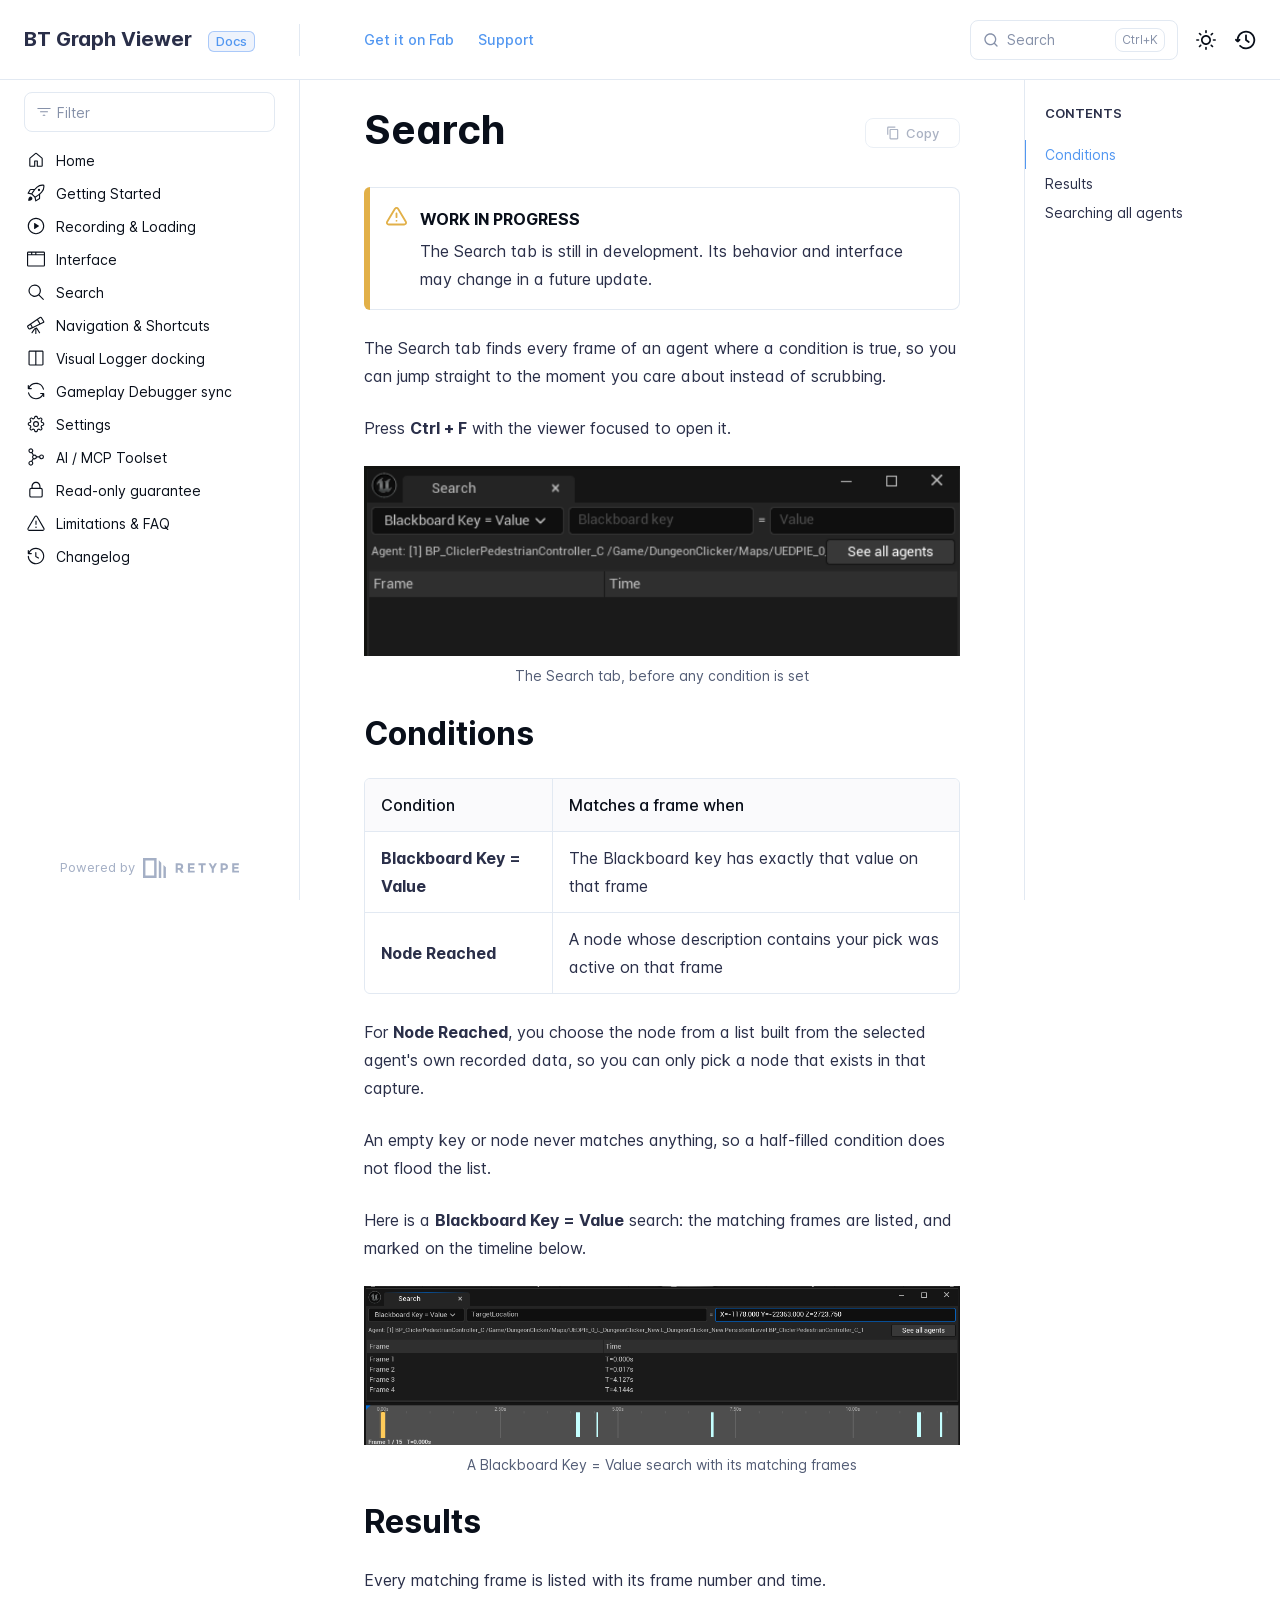
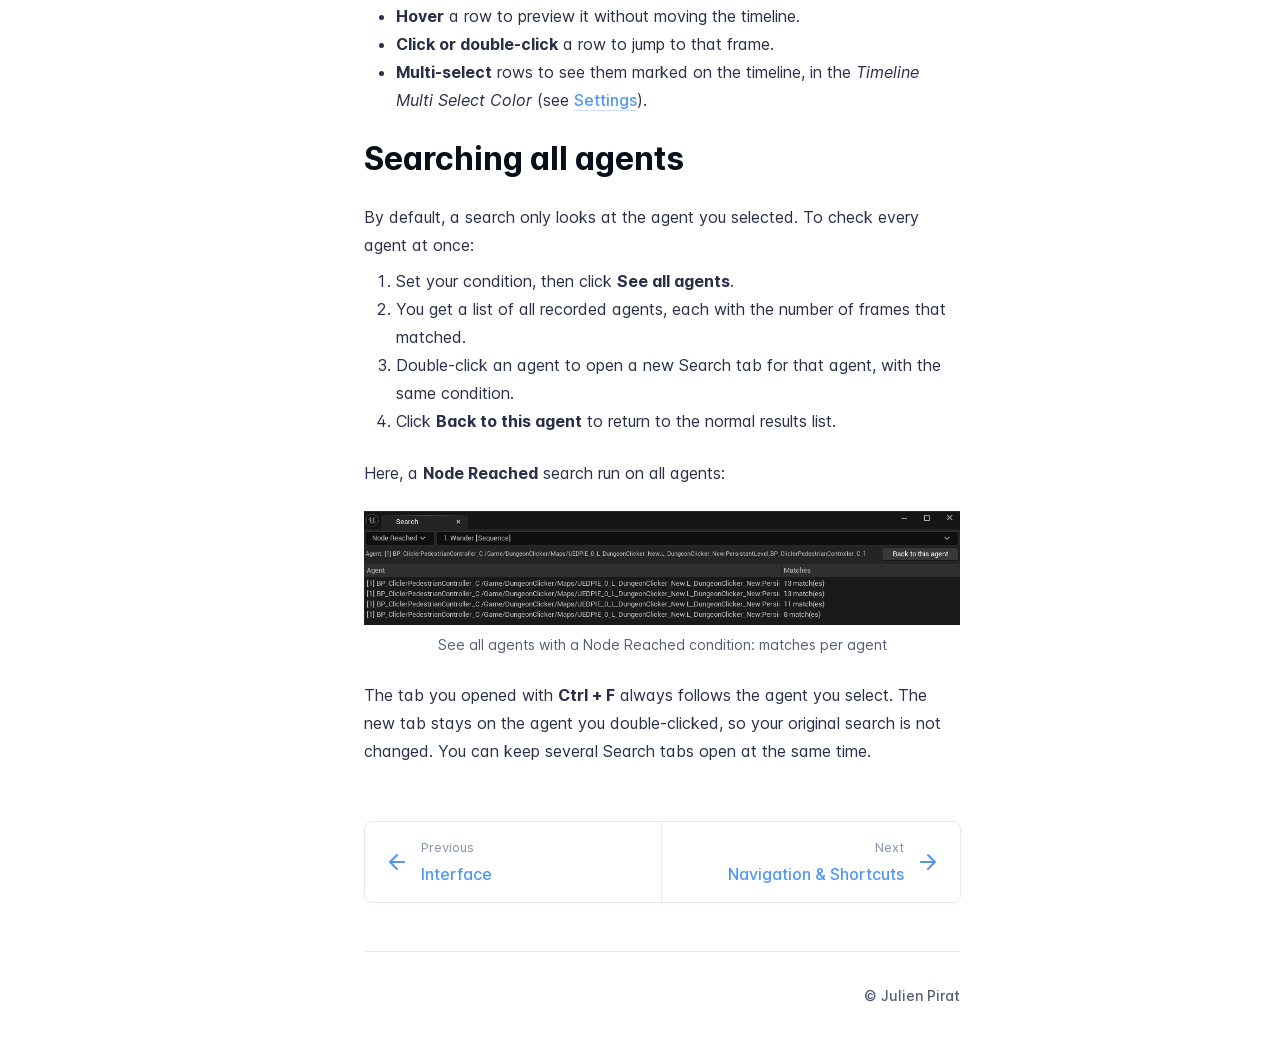
<file: search/index.html>
<!DOCTYPE html>
<html lang="en" class="h-full">
<head>
    <meta charset="UTF-8">
    <meta name="viewport" content="width=device-width,initial-scale=1">
    <meta name="color-scheme" content="light dark">
    <meta name="turbo-root" content="/btgraphviewer-docs">
    <meta name="turbo-cache-control" content="no-cache" data-turbo-track="reload" data-track-token="4.6.0.845875367755">

    <!-- See retype.com -->
    <meta name="generator" content="Retype 4.6.0">

    <!-- Primary Meta Tags -->
    <title>SearchBT Graph Viewer — Behavior Tree Replay Debugger for Unreal Engine</title>
    <meta name="title" content="SearchBT Graph Viewer — Behavior Tree Replay Debugger for Unreal Engine">
    <meta name="description" content="The Search tab is still in development. Its behavior and interface may change in a future update.">

    <!-- Canonical -->
    <link rel="canonical" href="https://julienpirat.github.io/btgraphviewer-docs/search/">
    <link rel="sitemap" type="application/xml" title="Sitemap" href="https://julienpirat.github.io/btgraphviewer-docs/sitemap.xml">

    <!-- Open Graph -->
    <meta property="og:type" content="website">
    <meta property="og:url" content="https://julienpirat.github.io/btgraphviewer-docs/search/">
    <meta property="og:title" content="SearchBT Graph Viewer — Behavior Tree Replay Debugger for Unreal Engine">
    <meta property="og:description" content="The Search tab is still in development. Its behavior and interface may change in a future update.">
    <meta property="og:image" content="https://julienpirat.github.io/btgraphviewer-docs/static/images/bgv_search_overview.png">
    <meta property="og:image:width" content="1200">
    <meta property="og:image:height" content="630">
    <meta property="og:image:alt" content="SearchBT Graph Viewer — Behavior Tree Replay Debugger for Unreal Engine">
    <meta property="og:site_name" content="BT Graph Viewer">
    <meta property="og:locale" content="en_US">

    <!-- Twitter -->
    <meta name="twitter:card" content="summary_large_image">
    <meta name="twitter:url" content="https://julienpirat.github.io/btgraphviewer-docs/search/">
    <meta name="twitter:title" content="SearchBT Graph Viewer — Behavior Tree Replay Debugger for Unreal Engine">
    <meta name="twitter:description" content="The Search tab is still in development. Its behavior and interface may change in a future update.">
    <meta name="twitter:image" content="https://julienpirat.github.io/btgraphviewer-docs/static/images/bgv_search_overview.png">
    <meta name="twitter:image:alt" content="SearchBT Graph Viewer — Behavior Tree Replay Debugger for Unreal Engine">

    <!-- Alternate Markdown -->
    <link rel="alternate" type="text/markdown" href="https://julienpirat.github.io/btgraphviewer-docs/search.md">

    <script data-cfasync="false">(function(){var cl=document.documentElement.classList,ls=localStorage.getItem("retype_scheme"),hd=cl.contains("dark"),hl=cl.contains("light"),wm=window.matchMedia&&window.matchMedia("(prefers-color-scheme: dark)").matches;if(ls==="dark"||(!ls&&wm&&!hd&&!hl)){cl.remove("light");cl.add("dark")}else if(ls==="light"||(!ls&&!wm&&!hd&&!hl)){cl.remove("dark");cl.add("light")}})();</script>

    <link id="retype-favicon" rel="icon" href="../static/images/logo-dark.png" />
    <link href="../resources/css/retype.css?v=4.6.0.845875367755" rel="stylesheet">

    <script data-cfasync="false" src="../resources/js/config.js?v=4.6.0.845875367755" data-turbo-eval="false" defer></script>
    <script data-cfasync="false" src="../resources/js/retype.js?v=4.6.0" data-turbo-eval="false" defer></script>
    <script id="lunr-js" data-cfasync="false" src="../resources/js/lunr.js?v=4.6.0.845875367755" data-turbo-eval="false" defer></script>
</head>
<body>
    <div id="retype-app" class="relative text-base antialiased text-base-text bg-base-bg font-body">
    <div class="absolute bottom-0 left-0" style="top: 5rem; right: 50%"></div>

    <header id="retype-header" class="sticky top-0 z-30 flex w-full h-16 bg-header-bg border-b border-header-border md:h-20">
        <div class="container relative flex items-center justify-between pr-6 grow md:justify-start">
            <!-- Mobile menu button skeleton -->
            <button v-cloak class="skeleton retype-mobile-menu-button flex items-center justify-center shrink-0 overflow-hidden dark:text-white focus:outline-hidden rounded-full w-10 h-10 ml-3.5 md:hidden"><svg xmlns="http://www.w3.org/2000/svg" class="mb-px shrink-0" width="24" height="24" viewBox="0 0 24 24" role="presentation" style="margin-bottom: 0px;"><g fill="currentColor"><path d="M2 4h20v2H2zM2 11h20v2H2zM2 18h20v2H2z"></path></g></svg></button>
            <div v-cloak id="retype-sidebar-left-toggle-button"></div>
    
            <!-- Logo -->
            <div class="flex items-center justify-between h-full py-2 md:w-75">
                <div class="flex items-center px-2 md:px-6">
                    <a id="retype-branding-logo" href="https://julienpirat.github.io/btgraphviewer-docs/" class="flex items-center leading-snug text-xl">
                        <span class="dark:text-white font-bold line-clamp-1 md:line-clamp-2">BT Graph Viewer</span>
                    </a><span id="retype-branding-label" class="inline-flex mt-1 px-2 py-1 ml-4 text-xs font-medium leading-none items-center rounded-md bg-branding-label-bg text-branding-label-text ring-1 ring-branding-label-border ring-inset md:inline-block">Docs</span>
                </div>
    
                <span class="hidden h-8 border-r md:inline-block border-base-border"></span>
            </div>
    
            <div class="flex justify-between md:grow">
                <!-- Top Nav -->
                <nav id="retype-header-nav" class="hidden md:flex">
                    <ul class="flex flex-col mb-4 md:pl-16 md:mb-0 md:flex-row md:items-center">
                        <li class="mr-6">
                            <a class="py-2 md:mb-0 inline-flex items-center text-sm whitespace-nowrap transition-colors duration-200 ease-linear md:text-header-text font-header-text hover:text-header-text-hover" href="https://www.fab.com/listings/6707cede-9f18-48be-a4f2-70ddb187019a" target="_blank">Get it on Fab</a>
                        </li>
                        <li class="mr-6">
                            <a class="py-2 md:mb-0 inline-flex items-center text-sm whitespace-nowrap transition-colors duration-200 ease-linear md:text-header-text font-header-text hover:text-header-text-hover" href="mailto:PapyUnreal@hotmail.com">Support</a>
                        </li>
    
                    </ul>
                </nav>
    
                <div v-cloak class="flex justify-end grow">
                    <div id="retype-mobile-search-button"></div>
                    <doc-search-desktop></doc-search-desktop>
    
                    <doc-theme-switch class="lg:ml-2"></doc-theme-switch>
                    <doc-history></doc-history>
                </div>
            </div>
        </div>
    </header>


    <div id="retype-container" class="container relative flex bg-white">
        <!-- Sidebar Skeleton -->
        <div v-cloak class="fixed flex flex-col shrink-0 duration-300 ease-in-out bg-sidebar-left-bg border-sidebar-left-border sidebar top-20 w-75 border-r h-screen md:sticky transition-transform skeleton">
        
            <div class="flex items-center h-16 px-6">
                <input id="retype-filter-input-mock" class="w-full h-10 pl-8 px-3 py-2 transition-colors duration-200 ease-linear bg-filter-bg border border-filter-border rounded-lg shadow-none md:text-sm hover:border-filter-border-hover focus:outline-hidden focus:border-filter-border-focus placeholder-filter-placeholder" type="text">
            </div>
        
            <div class="pl-6 mt-1 mb-4">
                <div class="w-32 h-3 mb-4 bg-skeleton-bg rounded-full loading"></div>
                <div class="w-48 h-3 mb-4 bg-skeleton-bg rounded-full loading"></div>
                <div class="w-40 h-3 mb-4 bg-skeleton-bg rounded-full loading"></div>
                <div class="w-32 h-3 mb-4 bg-skeleton-bg rounded-full loading"></div>
                <div class="w-48 h-3 mb-4 bg-skeleton-bg rounded-full loading"></div>
                <div class="w-40 h-3 mb-4 bg-skeleton-bg rounded-full loading"></div>
            </div>
        
            <div class="shrink-0 mt-auto bg-transparent dark:border-base-border">
                <a class="flex items-center justify-center flex-nowrap h-16 text-gray-350 dark:text-dark-400 hover:text-gray-600 dark:hover:text-dark-300 transition-colors duration-150 ease-in docs-powered-by" target="_blank" href="https://retype.com/" rel="noopener">
                    <span class="text-xs whitespace-nowrap">Powered by</span>
                    <svg xmlns="http://www.w3.org/2000/svg" class="ml-2" fill="currentColor" width="96" height="20" overflow="visible"><path d="M0 0v20h13.59V0H0zm11.15 17.54H2.44V2.46h8.71v15.08zM15.8 20h2.44V4.67L15.8 2.22zM20.45 6.89V20h2.44V9.34z"/><g><path d="M40.16 8.44c0 1.49-.59 2.45-1.75 2.88l2.34 3.32h-2.53l-2.04-2.96h-1.43v2.96h-2.06V5.36h3.5c1.43 0 2.46.24 3.07.73s.9 1.27.9 2.35zm-2.48 1.1c.26-.23.38-.59.38-1.09 0-.5-.13-.84-.4-1.03s-.73-.28-1.39-.28h-1.54v2.75h1.5c.72 0 1.2-.12 1.45-.35zM51.56 5.36V7.2h-4.59v1.91h4.13v1.76h-4.13v1.92h4.74v1.83h-6.79V5.36h6.64zM60.09 7.15v7.48h-2.06V7.15h-2.61V5.36h7.28v1.79h-2.61zM70.81 14.64h-2.06v-3.66l-3.19-5.61h2.23l1.99 3.45 1.99-3.45H74l-3.19 5.61v3.66zM83.99 6.19c.65.55.97 1.4.97 2.55s-.33 1.98-1 2.51-1.68.8-3.04.8h-1.23v2.59h-2.06V5.36h3.26c1.42 0 2.45.28 3.1.83zm-1.51 3.65c.25-.28.37-.69.37-1.22s-.16-.92-.48-1.14c-.32-.23-.82-.34-1.5-.34H79.7v3.12h1.38c.68 0 1.15-.14 1.4-.42zM95.85 5.36V7.2h-4.59v1.91h4.13v1.76h-4.13v1.92H96v1.83h-6.79V5.36h6.64z"/></g></svg>
                </a>
            </div>
        </div>
        
        <!-- Sidebar component -->
        <doc-sidebar v-cloak>
            <template #sidebar-footer>
                <div class="shrink-0 mt-auto border-t md:bg-transparent md:border-none dark:border-base-border">
        
                    <div class="py-3 px-6 md:hidden border-b dark:border-base-border">
                        <nav>
                            <ul class="flex flex-wrap justify-center items-center">
                                <li class="mr-6">
                                    <a class="block py-1 inline-flex items-center text-sm whitespace-nowrap transition-colors duration-200 ease-linear md:text-header-text font-header-text hover:text-header-text-hover" href="https://www.fab.com/listings/6707cede-9f18-48be-a4f2-70ddb187019a" target="_blank">Get it on Fab</a>
                                </li>
                                <li class="mr-6">
                                    <a class="block py-1 inline-flex items-center text-sm whitespace-nowrap transition-colors duration-200 ease-linear md:text-header-text font-header-text hover:text-header-text-hover" href="mailto:PapyUnreal@hotmail.com">Support</a>
                                </li>
        
                            </ul>
                        </nav>
                    </div>
        
                    <a class="flex items-center justify-center flex-nowrap h-16 text-gray-350 dark:text-dark-400 hover:text-gray-600 dark:hover:text-dark-300 transition-colors duration-150 ease-in docs-powered-by" target="_blank" href="https://retype.com/" rel="noopener">
                        <span class="text-xs whitespace-nowrap">Powered by</span>
                        <svg xmlns="http://www.w3.org/2000/svg" class="ml-2" fill="currentColor" width="96" height="20" overflow="visible"><path d="M0 0v20h13.59V0H0zm11.15 17.54H2.44V2.46h8.71v15.08zM15.8 20h2.44V4.67L15.8 2.22zM20.45 6.89V20h2.44V9.34z"/><g><path d="M40.16 8.44c0 1.49-.59 2.45-1.75 2.88l2.34 3.32h-2.53l-2.04-2.96h-1.43v2.96h-2.06V5.36h3.5c1.43 0 2.46.24 3.07.73s.9 1.27.9 2.35zm-2.48 1.1c.26-.23.38-.59.38-1.09 0-.5-.13-.84-.4-1.03s-.73-.28-1.39-.28h-1.54v2.75h1.5c.72 0 1.2-.12 1.45-.35zM51.56 5.36V7.2h-4.59v1.91h4.13v1.76h-4.13v1.92h4.74v1.83h-6.79V5.36h6.64zM60.09 7.15v7.48h-2.06V7.15h-2.61V5.36h7.28v1.79h-2.61zM70.81 14.64h-2.06v-3.66l-3.19-5.61h2.23l1.99 3.45 1.99-3.45H74l-3.19 5.61v3.66zM83.99 6.19c.65.55.97 1.4.97 2.55s-.33 1.98-1 2.51-1.68.8-3.04.8h-1.23v2.59h-2.06V5.36h3.26c1.42 0 2.45.28 3.1.83zm-1.51 3.65c.25-.28.37-.69.37-1.22s-.16-.92-.48-1.14c-.32-.23-.82-.34-1.5-.34H79.7v3.12h1.38c.68 0 1.15-.14 1.4-.42zM95.85 5.36V7.2h-4.59v1.91h4.13v1.76h-4.13v1.92H96v1.83h-6.79V5.36h6.64z"/></g></svg>
                    </a>
                </div>
            </template>
        </doc-sidebar>

        <div class="grow min-w-0 bg-body-bg">
            <!-- Render "toolbar" template here on api pages --><!-- Render page content -->
<div class="flex">
    <div id="retype-main" class="min-w-0 p-4 grow md:px-16">
        <main class="relative pb-12 lg:pt-2">
            <div class="relative retype-markdown" id="retype-content">
                <!-- Rendered if sidebar right is enabled -->
                <div id="retype-sidebar-right-toggle"></div>
                <doc-page-actions></doc-page-actions>

                <!-- Page content  -->
<h1 id="search">Search</h1>
<div class="flex mb-6">
    <div class="shrink-0 w-1.5 rounded-tl-lg rounded-bl-lg bg-callout-warning"></div>
    <div class="flex w-full py-4 border border-l-0 rounded-tr-lg rounded-br-lg doc-callout bg-callout-base-bg border-callout-base-border" role="alert">
        <div class="flex items-center ml-4 h-7">
            <svg xmlns="http://www.w3.org/2000/svg" class="block text-callout-warning" width="22" height="22" viewBox="0 0 24 24" role="presentation">
                <g fill="currentColor"><g>
                    <path d="M22.48 15.59L14.01 1.45A2.968 2.968 0 0012.16.09c-.78-.19-1.58-.07-2.27.35-.41.25-.76.6-1.01 1.01v.01L.4 15.6c-.83 1.43-.33 3.27 1.1 4.1.45.26.95.4 1.48.4h16.95c.8-.01 1.55-.33 2.11-.9.56-.57.87-1.33.86-2.13a3.04 3.04 0 00-.42-1.48zm-1.87 2.21c-.19.19-.44.3-.69.3H2.99c-.17 0-.34-.05-.49-.13a.992.992 0 01-.37-1.35L10.6 2.48c.08-.14.2-.25.34-.33a.992.992 0 011.37.33l8.46 14.13c.09.15.13.32.13.49 0 .26-.1.51-.29.7z"></path>
                    <path d="M11.45 12.1c.55 0 1-.45 1-1v-4c0-.55-.45-1-1-1s-1 .45-1 1v4c0 .56.45 1 1 1zM11.46 14.1c-.56 0-1 .45-1 1s.45 1 1 1 1-.45 1-1-.45-1-1-1z"></path>
                </g></g>
            </svg>
        </div>
        <div class="pr-5 ml-3 w-full">
            <h5>WORK IN PROGRESS</h5>
<p>The Search tab is still in development. Its behavior and interface may change in a future update.</p>
        </div>
    </div>
</div>
<p>The Search tab finds every frame of an agent where a condition is true, so you can jump straight to
the moment you care about instead of scrubbing.</p>
<p>Press <strong>Ctrl + F</strong> with the viewer focused to open it.</p>
<figure class="content-center">
    <img src="../static/images/bgv_search_overview.png" alt="The Search tab, before any condition is set" class="max-w-full h-auto rounded-image-rounded border-image-border border-image-border-width" width="988" height="315" />
    <figcaption class="caption">The Search tab, before any condition is set</figcaption>
</figure>
<h2 id="conditions">Conditions</h2>
<retype-table copy-text="| Condition | Matches a frame when |
|---|---|
| **Blackboard Key = Value** | The Blackboard key has exactly that value on that frame |
| **Node Reached** | A node whose description contains your pick was active on that frame |">
<div class="table-wrapper scrollbar overflow-hidden">
<table class="comfortable">
<thead>
<tr>
<th>Condition</th>
<th>Matches a frame when</th>
</tr>
</thead>
<tbody>
<tr>
<td><strong>Blackboard Key = Value</strong></td>
<td>The Blackboard key has exactly that value on that frame</td>
</tr>
<tr>
<td><strong>Node Reached</strong></td>
<td>A node whose description contains your pick was active on that frame</td>
</tr>
</tbody>
</table>
</div>
</retype-table>
<p>For <strong>Node Reached</strong>, you choose the node from a list built from the selected agent&#x27;s own recorded
data, so you can only pick a node that exists in that capture.</p>
<p>An empty key or node never matches anything, so a half-filled condition does not flood the list.</p>
<p>Here is a <strong>Blackboard Key = Value</strong> search: the matching frames are listed, and marked on the timeline below.</p>
<figure class="content-center">
    <img src="../static/images/bgv_search_blackboard.png" alt="A Blackboard Key = Value search with its matching frames" class="max-w-full h-auto rounded-image-rounded border-image-border border-image-border-width" width="1110" height="297" />
    <figcaption class="caption">A Blackboard Key = Value search with its matching frames</figcaption>
</figure>
<h2 id="results">Results</h2>
<p>Every matching frame is listed with its frame number and time.</p>
<ul>
<li><strong>Hover</strong> a row to preview it without moving the timeline.</li>
<li><strong>Click or double-click</strong> a row to jump to that frame.</li>
<li><strong>Multi-select</strong> rows to see them marked on the timeline, in the <em>Timeline Multi Select Color</em>
(see <a href="../settings/">Settings</a>).</li>
</ul>
<h2 id="searching-all-agents">Searching all agents</h2>
<p>By default, a search only looks at the agent you selected. To check every agent at once:</p>
<ol>
<li>Set your condition, then click <strong>See all agents</strong>.</li>
<li>You get a list of all recorded agents, each with the number of frames that matched.</li>
<li>Double-click an agent to open a new Search tab for that agent, with the same condition.</li>
<li>Click <strong>Back to this agent</strong> to return to the normal results list.</li>
</ol>
<p>Here, a <strong>Node Reached</strong> search run on all agents:</p>
<figure class="content-center">
    <img src="../static/images/bgv_search_all_agents.png" alt="See all agents with a Node Reached condition: matches per agent" class="max-w-full h-auto rounded-image-rounded border-image-border border-image-border-width" width="1099" height="209" />
    <figcaption class="caption">See all agents with a Node Reached condition: matches per agent</figcaption>
</figure>
<p>The tab you opened with <strong>Ctrl + F</strong> always follows the agent you select. The new tab stays on the agent you double-clicked, so your original search is not changed. You can keep several Search tabs open at the same time.</p>

                
                <!-- Required only on API pages -->
                <doc-toolbar-member-filter-no-results></doc-toolbar-member-filter-no-results>
            </div>
            <footer id="retype-content-footer" class="clear-both">
            
                <nav id="retype-nextprev" class="print:hidden flex mt-14">
                    <div class="w-1/2">
                        <a class="px-5 py-4 h-full flex items-center break-normal font-medium text-body-link border border-base-border hover:border-base-border-hover rounded-l-lg transition-colors duration-150 relative hover:z-5" href="../interface/">
                            <svg xmlns="http://www.w3.org/2000/svg" class="mr-3" width="24" height="24" viewBox="0 0 24 24" fill="currentColor" overflow="visible"><path d="M19 11H7.41l5.29-5.29a.996.996 0 10-1.41-1.41l-7 7a1 1 0 000 1.42l7 7a1.024 1.024 0 001.42-.01.996.996 0 000-1.41L7.41 13H19c.55 0 1-.45 1-1s-.45-1-1-1z" /><path fill="none" d="M0 0h24v24H0z" /></svg>
                            <span>
                                <span class="block text-xs font-normal text-base-text-muted">Previous</span>
                                <span class="block mt-1">Interface</span>
                            </span>
                        </a>
                    </div>
            
                    <div class="w-1/2">
                        <a class="px-5 py-4 -mx-px h-full flex items-center justify-end break-normal font-medium text-body-link border border-base-border hover:border-base-border-hover rounded-r-lg transition-colors duration-150 relative hover:z-5" href="../navigation/">
                            <span>
                                <span class="block text-xs font-normal text-right text-base-text-muted">Next</span>
                                <span class="block mt-1">Navigation &amp; Shortcuts</span>
                            </span>
                            <svg xmlns="http://www.w3.org/2000/svg" class="ml-3" width="24" height="24" viewBox="0 0 24 24" fill="currentColor" overflow="visible"><path d="M19.92 12.38a1 1 0 00-.22-1.09l-7-7a.996.996 0 10-1.41 1.41l5.3 5.3H5c-.55 0-1 .45-1 1s.45 1 1 1h11.59l-5.29 5.29a.996.996 0 000 1.41c.19.2.44.3.7.3s.51-.1.71-.29l7-7c.09-.09.16-.21.21-.33z" /><path fill="none" d="M0 0h24v24H0z" /></svg>
                        </a>
                    </div>
                </nav>
            </footer>
        </main>

        <div id="retype-page-footer" class="print:border-none border-t border-base-border pt-6 mb-8">
            <footer class="flex flex-wrap items-center justify-between print:justify-center">
                <div id="retype-footer-links" class="print:hidden">
                    <ul class="flex flex-wrap items-center text-sm">
                    </ul>
                </div>
                <div id="retype-copyright" class="print:justify-center py-2 text-footer-text font-footer-link text-sm leading-relaxed"><p>© Julien Pirat</p></div>
            </footer>
        </div>
    </div>

    <!-- Rendered if sidebar right is enabled -->
    <!-- Sidebar right skeleton-->
    <div v-cloak class="fixed top-0 bottom-0 right-0 translate-x-full bg-sidebar-right-bg border-sidebar-right-border lg:sticky lg:border-l lg:shrink-0 lg:pt-6 lg:translate-x-0 sm:w-1/2 lg:w-64 lg:z-0 md:w-104 sidebar-right skeleton">
        <div class="pl-5">
            <div class="w-32 h-3 mb-4 bg-skeleton-bg rounded-full loading"></div>
            <div class="w-48 h-3 mb-4 bg-skeleton-bg rounded-full loading"></div>
            <div class="w-40 h-3 mb-4 bg-skeleton-bg rounded-full loading"></div>
        </div>
    </div>

    <!-- User should be able to hide sidebar right -->
    <doc-sidebar-right v-cloak></doc-sidebar-right>
</div>

        </div>
    </div>

    <doc-search-mobile></doc-search-mobile>
    <doc-back-to-top></doc-back-to-top>
</div>


    <div id="retype-overlay-target"></div>

        <script data-cfasync="false">window.__DOCS__ = { "title": "Search", level: 1, icon: "file", hasPrism: false, hasInstagram: false, hasMermaid: false, hasMath: false, tocDepth: 23, "md": "/search.md" }</script>
</body>
</html>
</file>
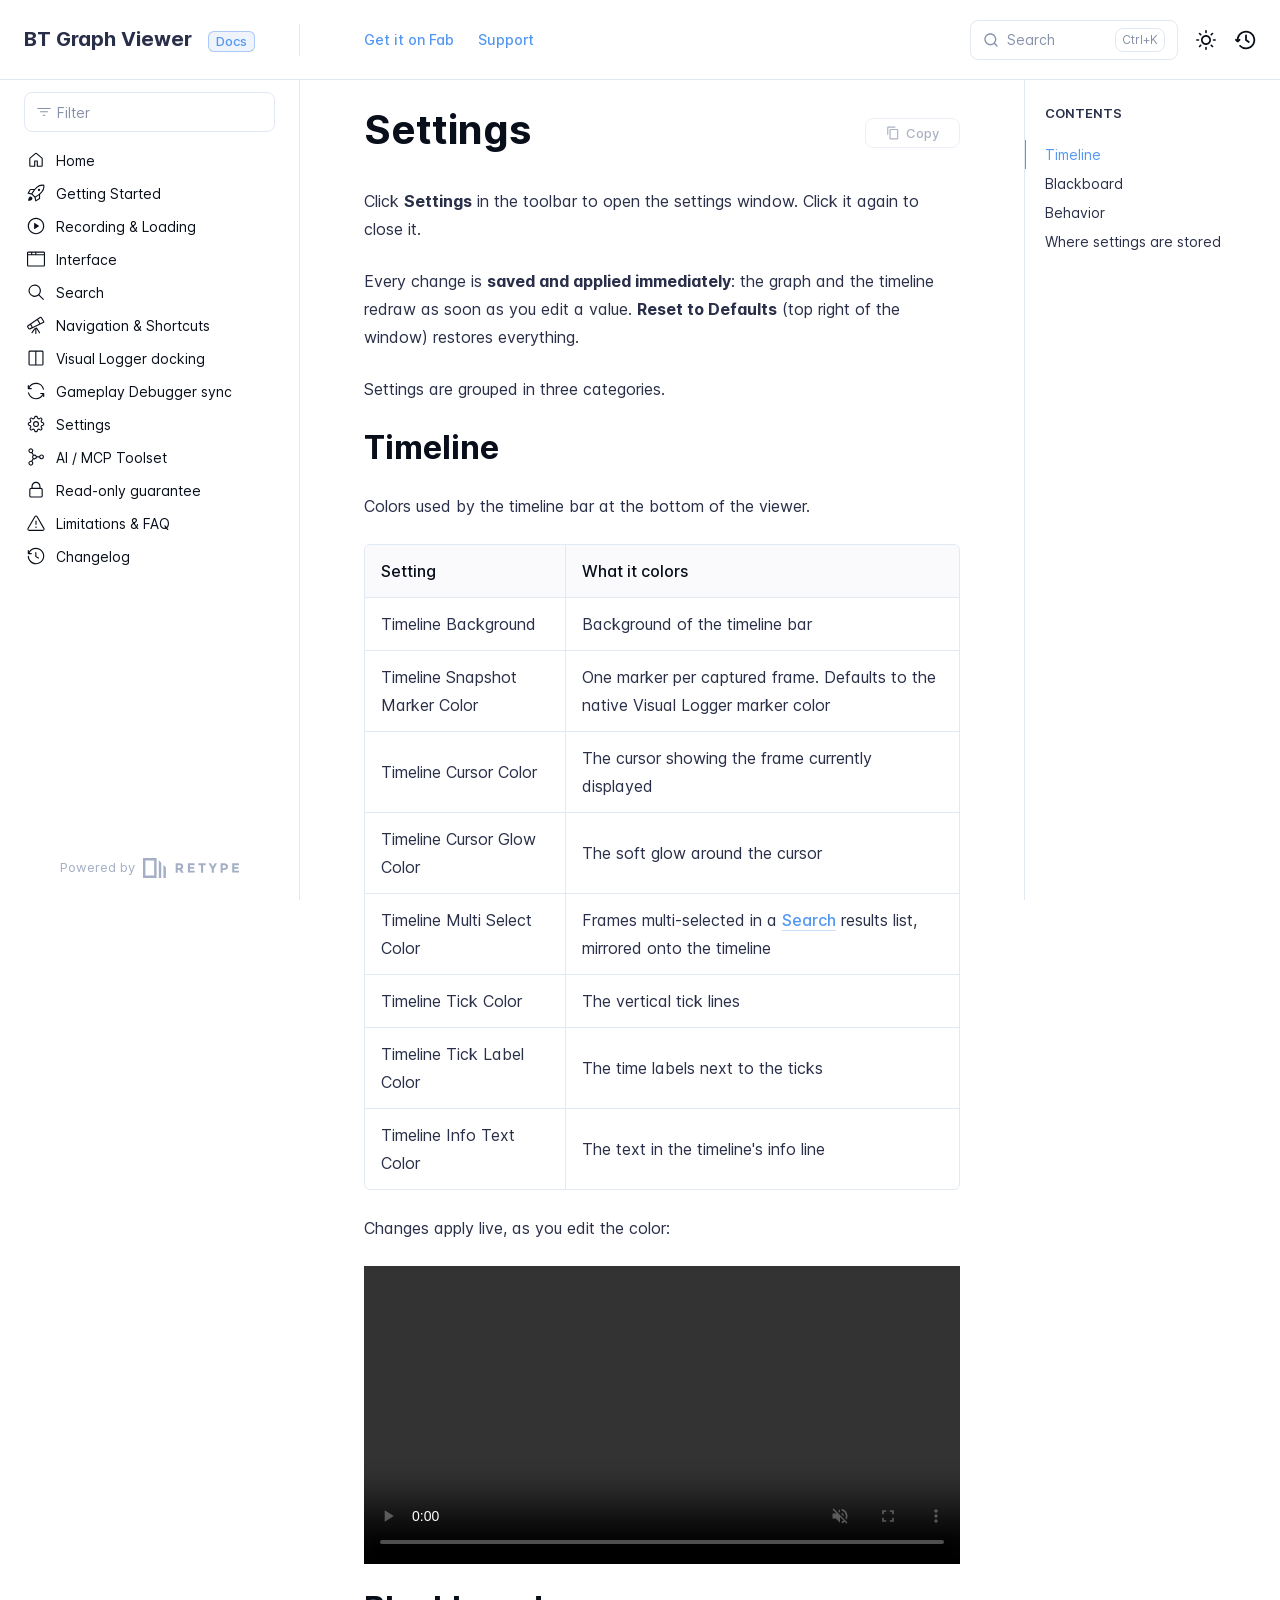
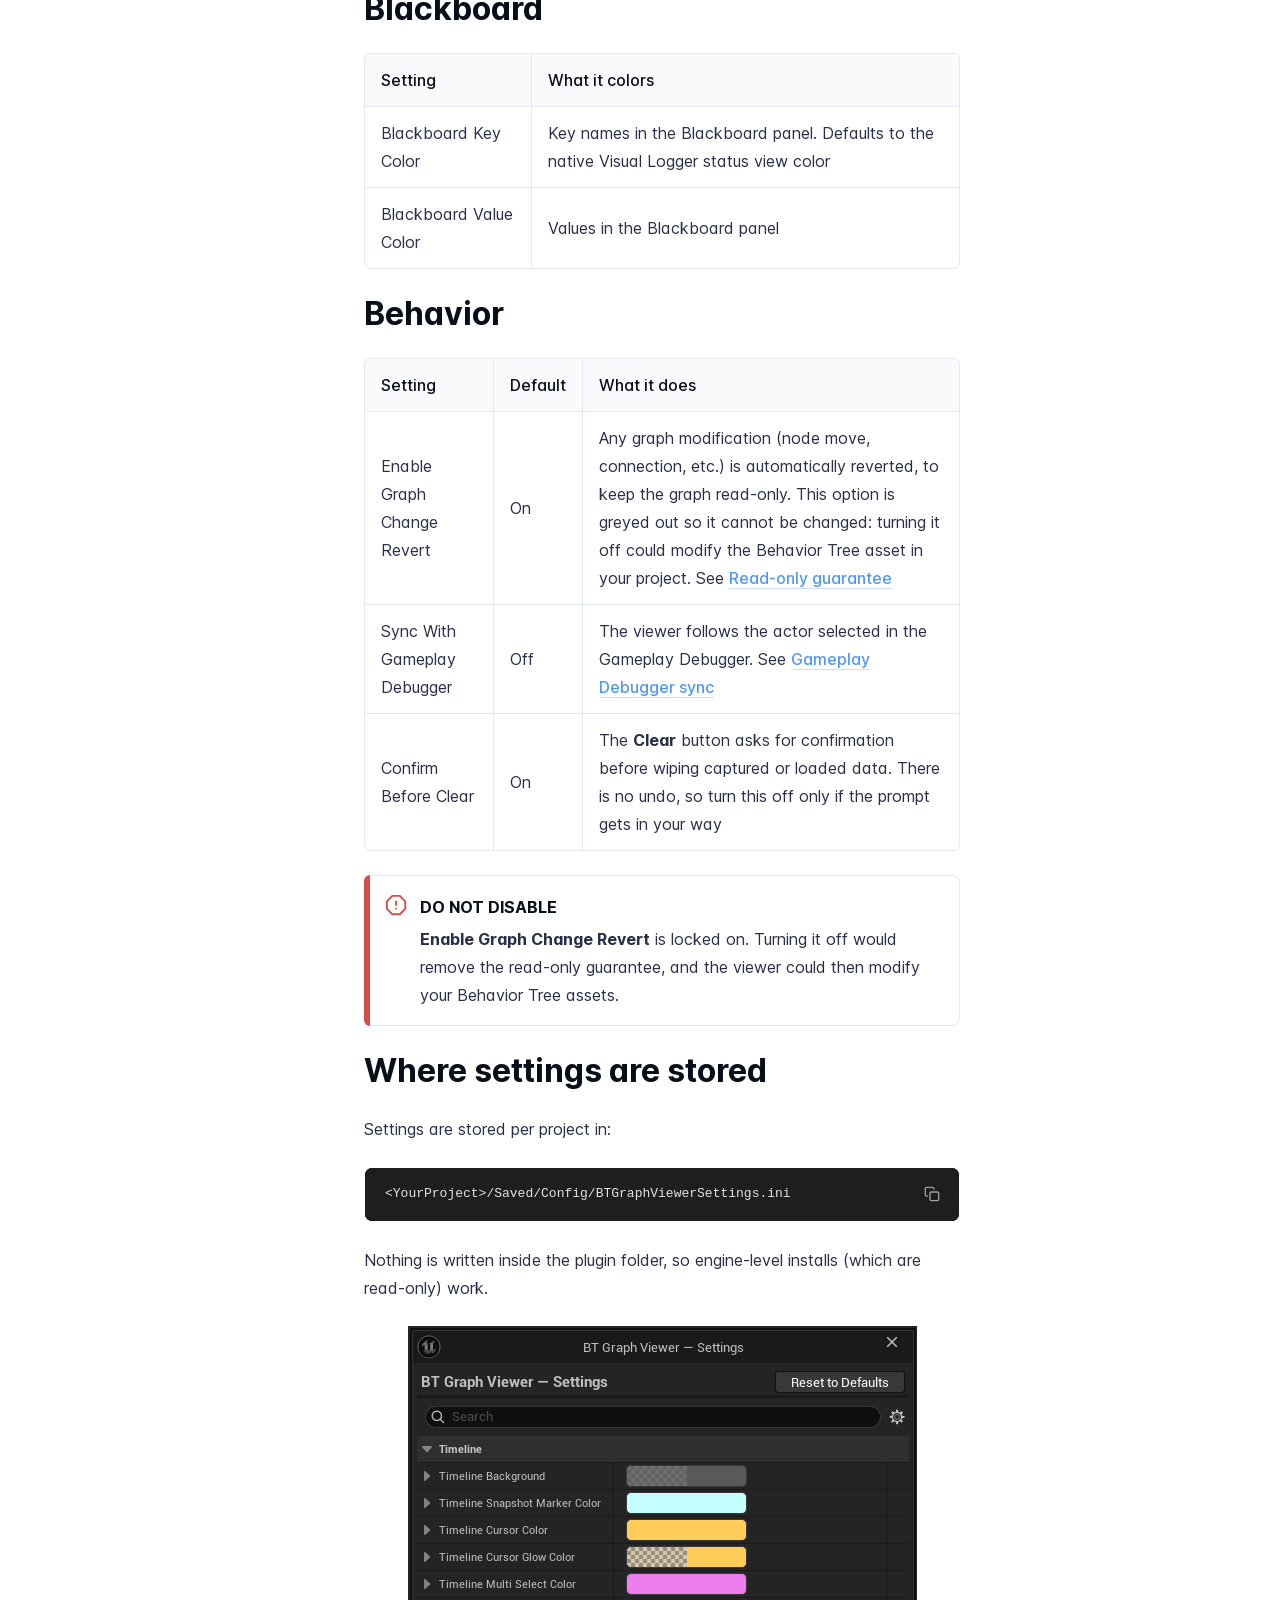
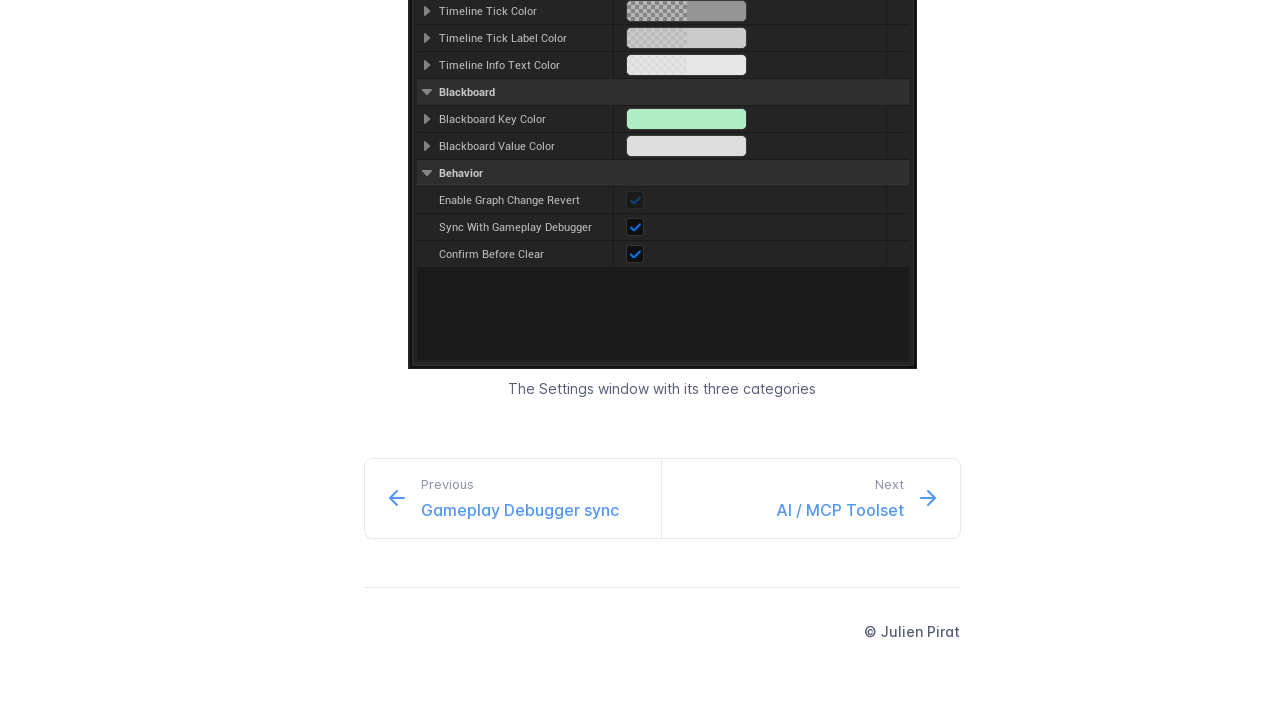
<file: settings/index.html>
<!DOCTYPE html>
<html lang="en" class="h-full">
<head>
    <meta charset="UTF-8">
    <meta name="viewport" content="width=device-width,initial-scale=1">
    <meta name="color-scheme" content="light dark">
    <meta name="turbo-root" content="/btgraphviewer-docs">
    <meta name="turbo-cache-control" content="no-cache" data-turbo-track="reload" data-track-token="4.6.0.845875367755">

    <!-- See retype.com -->
    <meta name="generator" content="Retype 4.6.0">

    <!-- Primary Meta Tags -->
    <title>SettingsBT Graph Viewer — Behavior Tree Replay Debugger for Unreal Engine</title>
    <meta name="title" content="SettingsBT Graph Viewer — Behavior Tree Replay Debugger for Unreal Engine">
    <meta name="description" content="Click Settings in the toolbar to open the settings window. Click it again to close it.">

    <!-- Canonical -->
    <link rel="canonical" href="https://julienpirat.github.io/btgraphviewer-docs/settings/">
    <link rel="sitemap" type="application/xml" title="Sitemap" href="https://julienpirat.github.io/btgraphviewer-docs/sitemap.xml">

    <!-- Open Graph -->
    <meta property="og:type" content="website">
    <meta property="og:url" content="https://julienpirat.github.io/btgraphviewer-docs/settings/">
    <meta property="og:title" content="SettingsBT Graph Viewer — Behavior Tree Replay Debugger for Unreal Engine">
    <meta property="og:description" content="Click Settings in the toolbar to open the settings window. Click it again to close it.">
    <meta property="og:image" content="https://julienpirat.github.io/btgraphviewer-docs/static/images/bgv_settings_window.png">
    <meta property="og:image:width" content="1200">
    <meta property="og:image:height" content="630">
    <meta property="og:image:alt" content="SettingsBT Graph Viewer — Behavior Tree Replay Debugger for Unreal Engine">
    <meta property="og:site_name" content="BT Graph Viewer">
    <meta property="og:locale" content="en_US">

    <!-- Twitter -->
    <meta name="twitter:card" content="summary_large_image">
    <meta name="twitter:url" content="https://julienpirat.github.io/btgraphviewer-docs/settings/">
    <meta name="twitter:title" content="SettingsBT Graph Viewer — Behavior Tree Replay Debugger for Unreal Engine">
    <meta name="twitter:description" content="Click Settings in the toolbar to open the settings window. Click it again to close it.">
    <meta name="twitter:image" content="https://julienpirat.github.io/btgraphviewer-docs/static/images/bgv_settings_window.png">
    <meta name="twitter:image:alt" content="SettingsBT Graph Viewer — Behavior Tree Replay Debugger for Unreal Engine">

    <!-- Alternate Markdown -->
    <link rel="alternate" type="text/markdown" href="https://julienpirat.github.io/btgraphviewer-docs/settings.md">

    <script data-cfasync="false">(function(){var cl=document.documentElement.classList,ls=localStorage.getItem("retype_scheme"),hd=cl.contains("dark"),hl=cl.contains("light"),wm=window.matchMedia&&window.matchMedia("(prefers-color-scheme: dark)").matches;if(ls==="dark"||(!ls&&wm&&!hd&&!hl)){cl.remove("light");cl.add("dark")}else if(ls==="light"||(!ls&&!wm&&!hd&&!hl)){cl.remove("dark");cl.add("light")}})();</script>

    <link id="retype-favicon" rel="icon" href="../static/images/logo-dark.png" />
    <link href="../resources/css/retype.css?v=4.6.0.845875367755" rel="stylesheet">

    <script data-cfasync="false" src="../resources/js/config.js?v=4.6.0.845875367755" data-turbo-eval="false" defer></script>
    <script data-cfasync="false" src="../resources/js/retype.js?v=4.6.0" data-turbo-eval="false" defer></script>
    <script id="lunr-js" data-cfasync="false" src="../resources/js/lunr.js?v=4.6.0.845875367755" data-turbo-eval="false" defer></script>
</head>
<body>
    <div id="retype-app" class="relative text-base antialiased text-base-text bg-base-bg font-body">
    <div class="absolute bottom-0 left-0" style="top: 5rem; right: 50%"></div>

    <header id="retype-header" class="sticky top-0 z-30 flex w-full h-16 bg-header-bg border-b border-header-border md:h-20">
        <div class="container relative flex items-center justify-between pr-6 grow md:justify-start">
            <!-- Mobile menu button skeleton -->
            <button v-cloak class="skeleton retype-mobile-menu-button flex items-center justify-center shrink-0 overflow-hidden dark:text-white focus:outline-hidden rounded-full w-10 h-10 ml-3.5 md:hidden"><svg xmlns="http://www.w3.org/2000/svg" class="mb-px shrink-0" width="24" height="24" viewBox="0 0 24 24" role="presentation" style="margin-bottom: 0px;"><g fill="currentColor"><path d="M2 4h20v2H2zM2 11h20v2H2zM2 18h20v2H2z"></path></g></svg></button>
            <div v-cloak id="retype-sidebar-left-toggle-button"></div>
    
            <!-- Logo -->
            <div class="flex items-center justify-between h-full py-2 md:w-75">
                <div class="flex items-center px-2 md:px-6">
                    <a id="retype-branding-logo" href="https://julienpirat.github.io/btgraphviewer-docs/" class="flex items-center leading-snug text-xl">
                        <span class="dark:text-white font-bold line-clamp-1 md:line-clamp-2">BT Graph Viewer</span>
                    </a><span id="retype-branding-label" class="inline-flex mt-1 px-2 py-1 ml-4 text-xs font-medium leading-none items-center rounded-md bg-branding-label-bg text-branding-label-text ring-1 ring-branding-label-border ring-inset md:inline-block">Docs</span>
                </div>
    
                <span class="hidden h-8 border-r md:inline-block border-base-border"></span>
            </div>
    
            <div class="flex justify-between md:grow">
                <!-- Top Nav -->
                <nav id="retype-header-nav" class="hidden md:flex">
                    <ul class="flex flex-col mb-4 md:pl-16 md:mb-0 md:flex-row md:items-center">
                        <li class="mr-6">
                            <a class="py-2 md:mb-0 inline-flex items-center text-sm whitespace-nowrap transition-colors duration-200 ease-linear md:text-header-text font-header-text hover:text-header-text-hover" href="https://www.fab.com/listings/6707cede-9f18-48be-a4f2-70ddb187019a" target="_blank">Get it on Fab</a>
                        </li>
                        <li class="mr-6">
                            <a class="py-2 md:mb-0 inline-flex items-center text-sm whitespace-nowrap transition-colors duration-200 ease-linear md:text-header-text font-header-text hover:text-header-text-hover" href="mailto:PapyUnreal@hotmail.com">Support</a>
                        </li>
    
                    </ul>
                </nav>
    
                <div v-cloak class="flex justify-end grow">
                    <div id="retype-mobile-search-button"></div>
                    <doc-search-desktop></doc-search-desktop>
    
                    <doc-theme-switch class="lg:ml-2"></doc-theme-switch>
                    <doc-history></doc-history>
                </div>
            </div>
        </div>
    </header>


    <div id="retype-container" class="container relative flex bg-white">
        <!-- Sidebar Skeleton -->
        <div v-cloak class="fixed flex flex-col shrink-0 duration-300 ease-in-out bg-sidebar-left-bg border-sidebar-left-border sidebar top-20 w-75 border-r h-screen md:sticky transition-transform skeleton">
        
            <div class="flex items-center h-16 px-6">
                <input id="retype-filter-input-mock" class="w-full h-10 pl-8 px-3 py-2 transition-colors duration-200 ease-linear bg-filter-bg border border-filter-border rounded-lg shadow-none md:text-sm hover:border-filter-border-hover focus:outline-hidden focus:border-filter-border-focus placeholder-filter-placeholder" type="text">
            </div>
        
            <div class="pl-6 mt-1 mb-4">
                <div class="w-32 h-3 mb-4 bg-skeleton-bg rounded-full loading"></div>
                <div class="w-48 h-3 mb-4 bg-skeleton-bg rounded-full loading"></div>
                <div class="w-40 h-3 mb-4 bg-skeleton-bg rounded-full loading"></div>
                <div class="w-32 h-3 mb-4 bg-skeleton-bg rounded-full loading"></div>
                <div class="w-48 h-3 mb-4 bg-skeleton-bg rounded-full loading"></div>
                <div class="w-40 h-3 mb-4 bg-skeleton-bg rounded-full loading"></div>
            </div>
        
            <div class="shrink-0 mt-auto bg-transparent dark:border-base-border">
                <a class="flex items-center justify-center flex-nowrap h-16 text-gray-350 dark:text-dark-400 hover:text-gray-600 dark:hover:text-dark-300 transition-colors duration-150 ease-in docs-powered-by" target="_blank" href="https://retype.com/" rel="noopener">
                    <span class="text-xs whitespace-nowrap">Powered by</span>
                    <svg xmlns="http://www.w3.org/2000/svg" class="ml-2" fill="currentColor" width="96" height="20" overflow="visible"><path d="M0 0v20h13.59V0H0zm11.15 17.54H2.44V2.46h8.71v15.08zM15.8 20h2.44V4.67L15.8 2.22zM20.45 6.89V20h2.44V9.34z"/><g><path d="M40.16 8.44c0 1.49-.59 2.45-1.75 2.88l2.34 3.32h-2.53l-2.04-2.96h-1.43v2.96h-2.06V5.36h3.5c1.43 0 2.46.24 3.07.73s.9 1.27.9 2.35zm-2.48 1.1c.26-.23.38-.59.38-1.09 0-.5-.13-.84-.4-1.03s-.73-.28-1.39-.28h-1.54v2.75h1.5c.72 0 1.2-.12 1.45-.35zM51.56 5.36V7.2h-4.59v1.91h4.13v1.76h-4.13v1.92h4.74v1.83h-6.79V5.36h6.64zM60.09 7.15v7.48h-2.06V7.15h-2.61V5.36h7.28v1.79h-2.61zM70.81 14.64h-2.06v-3.66l-3.19-5.61h2.23l1.99 3.45 1.99-3.45H74l-3.19 5.61v3.66zM83.99 6.19c.65.55.97 1.4.97 2.55s-.33 1.98-1 2.51-1.68.8-3.04.8h-1.23v2.59h-2.06V5.36h3.26c1.42 0 2.45.28 3.1.83zm-1.51 3.65c.25-.28.37-.69.37-1.22s-.16-.92-.48-1.14c-.32-.23-.82-.34-1.5-.34H79.7v3.12h1.38c.68 0 1.15-.14 1.4-.42zM95.85 5.36V7.2h-4.59v1.91h4.13v1.76h-4.13v1.92H96v1.83h-6.79V5.36h6.64z"/></g></svg>
                </a>
            </div>
        </div>
        
        <!-- Sidebar component -->
        <doc-sidebar v-cloak>
            <template #sidebar-footer>
                <div class="shrink-0 mt-auto border-t md:bg-transparent md:border-none dark:border-base-border">
        
                    <div class="py-3 px-6 md:hidden border-b dark:border-base-border">
                        <nav>
                            <ul class="flex flex-wrap justify-center items-center">
                                <li class="mr-6">
                                    <a class="block py-1 inline-flex items-center text-sm whitespace-nowrap transition-colors duration-200 ease-linear md:text-header-text font-header-text hover:text-header-text-hover" href="https://www.fab.com/listings/6707cede-9f18-48be-a4f2-70ddb187019a" target="_blank">Get it on Fab</a>
                                </li>
                                <li class="mr-6">
                                    <a class="block py-1 inline-flex items-center text-sm whitespace-nowrap transition-colors duration-200 ease-linear md:text-header-text font-header-text hover:text-header-text-hover" href="mailto:PapyUnreal@hotmail.com">Support</a>
                                </li>
        
                            </ul>
                        </nav>
                    </div>
        
                    <a class="flex items-center justify-center flex-nowrap h-16 text-gray-350 dark:text-dark-400 hover:text-gray-600 dark:hover:text-dark-300 transition-colors duration-150 ease-in docs-powered-by" target="_blank" href="https://retype.com/" rel="noopener">
                        <span class="text-xs whitespace-nowrap">Powered by</span>
                        <svg xmlns="http://www.w3.org/2000/svg" class="ml-2" fill="currentColor" width="96" height="20" overflow="visible"><path d="M0 0v20h13.59V0H0zm11.15 17.54H2.44V2.46h8.71v15.08zM15.8 20h2.44V4.67L15.8 2.22zM20.45 6.89V20h2.44V9.34z"/><g><path d="M40.16 8.44c0 1.49-.59 2.45-1.75 2.88l2.34 3.32h-2.53l-2.04-2.96h-1.43v2.96h-2.06V5.36h3.5c1.43 0 2.46.24 3.07.73s.9 1.27.9 2.35zm-2.48 1.1c.26-.23.38-.59.38-1.09 0-.5-.13-.84-.4-1.03s-.73-.28-1.39-.28h-1.54v2.75h1.5c.72 0 1.2-.12 1.45-.35zM51.56 5.36V7.2h-4.59v1.91h4.13v1.76h-4.13v1.92h4.74v1.83h-6.79V5.36h6.64zM60.09 7.15v7.48h-2.06V7.15h-2.61V5.36h7.28v1.79h-2.61zM70.81 14.64h-2.06v-3.66l-3.19-5.61h2.23l1.99 3.45 1.99-3.45H74l-3.19 5.61v3.66zM83.99 6.19c.65.55.97 1.4.97 2.55s-.33 1.98-1 2.51-1.68.8-3.04.8h-1.23v2.59h-2.06V5.36h3.26c1.42 0 2.45.28 3.1.83zm-1.51 3.65c.25-.28.37-.69.37-1.22s-.16-.92-.48-1.14c-.32-.23-.82-.34-1.5-.34H79.7v3.12h1.38c.68 0 1.15-.14 1.4-.42zM95.85 5.36V7.2h-4.59v1.91h4.13v1.76h-4.13v1.92H96v1.83h-6.79V5.36h6.64z"/></g></svg>
                    </a>
                </div>
            </template>
        </doc-sidebar>

        <div class="grow min-w-0 bg-body-bg">
            <!-- Render "toolbar" template here on api pages --><!-- Render page content -->
<div class="flex">
    <div id="retype-main" class="min-w-0 p-4 grow md:px-16">
        <main class="relative pb-12 lg:pt-2">
            <div class="relative retype-markdown" id="retype-content">
                <!-- Rendered if sidebar right is enabled -->
                <div id="retype-sidebar-right-toggle"></div>
                <doc-page-actions></doc-page-actions>

                <!-- Page content  -->
<h1 id="settings">Settings</h1>
<p>Click <strong>Settings</strong> in the toolbar to open the settings window. Click it again to close it.</p>
<p>Every change is <strong>saved and applied immediately</strong>: the graph and the timeline redraw as
soon as you edit a value. <strong>Reset to Defaults</strong> (top right of the window) restores everything.</p>
<p>Settings are grouped in three categories.</p>
<h2 id="timeline">Timeline</h2>
<p>Colors used by the timeline bar at the bottom of the viewer.</p>
<retype-table copy-text="| Setting | What it colors |
|---|---|
| Timeline Background | Background of the timeline bar |
| Timeline Snapshot Marker Color | One marker per captured frame. Defaults to the native Visual Logger marker color |
| Timeline Cursor Color | The cursor showing the frame currently displayed |
| Timeline Cursor Glow Color | The soft glow around the cursor |
| Timeline Multi Select Color | Frames multi-selected in a [Search](search.md) results list, mirrored onto the timeline |
| Timeline Tick Color | The vertical tick lines |
| Timeline Tick Label Color | The time labels next to the ticks |
| Timeline Info Text Color | The text in the timeline's info line |">
<div class="table-wrapper scrollbar overflow-hidden">
<table class="comfortable">
<thead>
<tr>
<th>Setting</th>
<th>What it colors</th>
</tr>
</thead>
<tbody>
<tr>
<td>Timeline Background</td>
<td>Background of the timeline bar</td>
</tr>
<tr>
<td>Timeline Snapshot Marker Color</td>
<td>One marker per captured frame. Defaults to the native Visual Logger marker color</td>
</tr>
<tr>
<td>Timeline Cursor Color</td>
<td>The cursor showing the frame currently displayed</td>
</tr>
<tr>
<td>Timeline Cursor Glow Color</td>
<td>The soft glow around the cursor</td>
</tr>
<tr>
<td>Timeline Multi Select Color</td>
<td>Frames multi-selected in a <a href="../search/">Search</a> results list, mirrored onto the timeline</td>
</tr>
<tr>
<td>Timeline Tick Color</td>
<td>The vertical tick lines</td>
</tr>
<tr>
<td>Timeline Tick Label Color</td>
<td>The time labels next to the ticks</td>
</tr>
<tr>
<td>Timeline Info Text Color</td>
<td>The text in the timeline&#x27;s info line</td>
</tr>
</tbody>
</table>
</div>
</retype-table>
<p>Changes apply live, as you edit the color:</p>
<p><video src="../static/videos/bgv_settings_timeline.mp4" autoplay loop muted playsinline controls style="width:100%"></video></p>
<h2 id="blackboard">Blackboard</h2>
<retype-table copy-text="| Setting | What it colors |
|---|---|
| Blackboard Key Color | Key names in the Blackboard panel. Defaults to the native Visual Logger status view color |
| Blackboard Value Color | Values in the Blackboard panel |">
<div class="table-wrapper scrollbar overflow-hidden">
<table class="comfortable">
<thead>
<tr>
<th>Setting</th>
<th>What it colors</th>
</tr>
</thead>
<tbody>
<tr>
<td>Blackboard Key Color</td>
<td>Key names in the Blackboard panel. Defaults to the native Visual Logger status view color</td>
</tr>
<tr>
<td>Blackboard Value Color</td>
<td>Values in the Blackboard panel</td>
</tr>
</tbody>
</table>
</div>
</retype-table>
<h2 id="behavior">Behavior</h2>
<retype-table copy-text="| Setting | Default | What it does |
|---|---|---|
| Enable Graph Change Revert | On | Any graph modification (node move, connection, etc.) is automatically reverted, to keep the graph read-only. This option is greyed out so it cannot be changed: turning it off could modify the Behavior Tree asset in your project. See [Read-only guarantee](read-only.md) |
| Sync With Gameplay Debugger | Off | The viewer follows the actor selected in the Gameplay Debugger. See [Gameplay Debugger sync](gameplay-debugger-sync.md) |
| Confirm Before Clear | On | The **Clear** button asks for confirmation before wiping captured or loaded data. There is no undo, so turn this off only if the prompt gets in your way |">
<div class="table-wrapper scrollbar overflow-hidden">
<table class="comfortable">
<thead>
<tr>
<th>Setting</th>
<th>Default</th>
<th>What it does</th>
</tr>
</thead>
<tbody>
<tr>
<td>Enable Graph Change Revert</td>
<td>On</td>
<td>Any graph modification (node move, connection, etc.) is automatically reverted, to keep the graph read-only. This option is greyed out so it cannot be changed: turning it off could modify the Behavior Tree asset in your project. See <a href="../read-only/">Read-only guarantee</a></td>
</tr>
<tr>
<td>Sync With Gameplay Debugger</td>
<td>Off</td>
<td>The viewer follows the actor selected in the Gameplay Debugger. See <a href="../gameplay-debugger-sync/">Gameplay Debugger sync</a></td>
</tr>
<tr>
<td>Confirm Before Clear</td>
<td>On</td>
<td>The <strong>Clear</strong> button asks for confirmation before wiping captured or loaded data. There is no undo, so turn this off only if the prompt gets in your way</td>
</tr>
</tbody>
</table>
</div>
</retype-table>
<div class="flex mb-6">
    <div class="shrink-0 w-1.5 rounded-tl-lg rounded-bl-lg bg-callout-danger"></div>
    <div class="flex w-full py-4 border border-l-0 rounded-tr-lg rounded-br-lg doc-callout bg-callout-base-bg border-callout-base-border" role="alert">
        <div class="flex items-center ml-4 h-7">
            <svg xmlns="http://www.w3.org/2000/svg" class="block text-callout-danger" width="22" height="22" viewBox="0 0 24 24" role="presentation">
                <g fill="currentColor"><g>
                    <path d="M21.71 6.15L15.85.29c-.19-.18-.44-.29-.71-.29H6.86c-.27 0-.52.11-.71.29L.29 6.15c-.18.19-.29.44-.29.71v8.28c0 .27.11.52.29.71l5.86 5.86c.19.18.44.29.71.29h8.28c.27 0 .52-.11.71-.29l5.86-5.86a.99.99 0 00.29-.71V6.86c0-.27-.11-.52-.29-.71zM20 14.73L14.73 20H7.27L2 14.73V7.27L7.27 2h7.45L20 7.27v7.46z"></path>
                    <path d="M11 12c.55 0 1-.45 1-1V7c0-.55-.45-1-1-1s-1 .45-1 1v4c0 .55.45 1 1 1zM11.01 14c-.56 0-1 .45-1 1s.45 1 1 1 1-.45 1-1-.45-1-1-1z"></path>
                </g></g>
            </svg>
        </div>
        <div class="pr-5 ml-3 w-full">
            <h5>DO NOT DISABLE</h5>
<p><strong>Enable Graph Change Revert</strong> is locked on. Turning it off would remove the read-only guarantee, and the viewer could then modify your Behavior Tree assets.</p>
        </div>
    </div>
</div>
<h2 id="where-settings-are-stored">Where settings are stored</h2>
<p>Settings are stored per project in:</p>
<div id="where-settings-are-stored-code-1" class="codeblock-wrapper"><doc-codeblock>
<pre translate="no" class="language-none"><code v-pre class="language-none">&lt;YourProject&gt;/Saved/Config/BTGraphViewerSettings.ini</code></pre>
</doc-codeblock></div>
<p>Nothing is written inside the plugin folder, so engine-level installs (which are read-only) work.</p>
<figure class="content-center">
    <img src="../static/images/bgv_settings_window.png" alt="The Settings window with its three categories" class="max-w-full h-auto rounded-image-rounded border-image-border border-image-border-width" width="509" height="643" />
    <figcaption class="caption">The Settings window with its three categories</figcaption>
</figure>

                
                <!-- Required only on API pages -->
                <doc-toolbar-member-filter-no-results></doc-toolbar-member-filter-no-results>
            </div>
            <footer id="retype-content-footer" class="clear-both">
            
                <nav id="retype-nextprev" class="print:hidden flex mt-14">
                    <div class="w-1/2">
                        <a class="px-5 py-4 h-full flex items-center break-normal font-medium text-body-link border border-base-border hover:border-base-border-hover rounded-l-lg transition-colors duration-150 relative hover:z-5" href="../gameplay-debugger-sync/">
                            <svg xmlns="http://www.w3.org/2000/svg" class="mr-3" width="24" height="24" viewBox="0 0 24 24" fill="currentColor" overflow="visible"><path d="M19 11H7.41l5.29-5.29a.996.996 0 10-1.41-1.41l-7 7a1 1 0 000 1.42l7 7a1.024 1.024 0 001.42-.01.996.996 0 000-1.41L7.41 13H19c.55 0 1-.45 1-1s-.45-1-1-1z" /><path fill="none" d="M0 0h24v24H0z" /></svg>
                            <span>
                                <span class="block text-xs font-normal text-base-text-muted">Previous</span>
                                <span class="block mt-1">Gameplay Debugger sync</span>
                            </span>
                        </a>
                    </div>
            
                    <div class="w-1/2">
                        <a class="px-5 py-4 -mx-px h-full flex items-center justify-end break-normal font-medium text-body-link border border-base-border hover:border-base-border-hover rounded-r-lg transition-colors duration-150 relative hover:z-5" href="../ai-toolset/">
                            <span>
                                <span class="block text-xs font-normal text-right text-base-text-muted">Next</span>
                                <span class="block mt-1">AI / MCP Toolset</span>
                            </span>
                            <svg xmlns="http://www.w3.org/2000/svg" class="ml-3" width="24" height="24" viewBox="0 0 24 24" fill="currentColor" overflow="visible"><path d="M19.92 12.38a1 1 0 00-.22-1.09l-7-7a.996.996 0 10-1.41 1.41l5.3 5.3H5c-.55 0-1 .45-1 1s.45 1 1 1h11.59l-5.29 5.29a.996.996 0 000 1.41c.19.2.44.3.7.3s.51-.1.71-.29l7-7c.09-.09.16-.21.21-.33z" /><path fill="none" d="M0 0h24v24H0z" /></svg>
                        </a>
                    </div>
                </nav>
            </footer>
        </main>

        <div id="retype-page-footer" class="print:border-none border-t border-base-border pt-6 mb-8">
            <footer class="flex flex-wrap items-center justify-between print:justify-center">
                <div id="retype-footer-links" class="print:hidden">
                    <ul class="flex flex-wrap items-center text-sm">
                    </ul>
                </div>
                <div id="retype-copyright" class="print:justify-center py-2 text-footer-text font-footer-link text-sm leading-relaxed"><p>© Julien Pirat</p></div>
            </footer>
        </div>
    </div>

    <!-- Rendered if sidebar right is enabled -->
    <!-- Sidebar right skeleton-->
    <div v-cloak class="fixed top-0 bottom-0 right-0 translate-x-full bg-sidebar-right-bg border-sidebar-right-border lg:sticky lg:border-l lg:shrink-0 lg:pt-6 lg:translate-x-0 sm:w-1/2 lg:w-64 lg:z-0 md:w-104 sidebar-right skeleton">
        <div class="pl-5">
            <div class="w-32 h-3 mb-4 bg-skeleton-bg rounded-full loading"></div>
            <div class="w-48 h-3 mb-4 bg-skeleton-bg rounded-full loading"></div>
            <div class="w-40 h-3 mb-4 bg-skeleton-bg rounded-full loading"></div>
        </div>
    </div>

    <!-- User should be able to hide sidebar right -->
    <doc-sidebar-right v-cloak></doc-sidebar-right>
</div>

        </div>
    </div>

    <doc-search-mobile></doc-search-mobile>
    <doc-back-to-top></doc-back-to-top>
</div>


    <div id="retype-overlay-target"></div>

        <script data-cfasync="false">window.__DOCS__ = { "title": "Settings", level: 1, icon: "file", hasPrism: false, hasInstagram: false, hasMermaid: false, hasMath: false, tocDepth: 23, "md": "/settings.md" }</script>
</body>
</html>
</file>
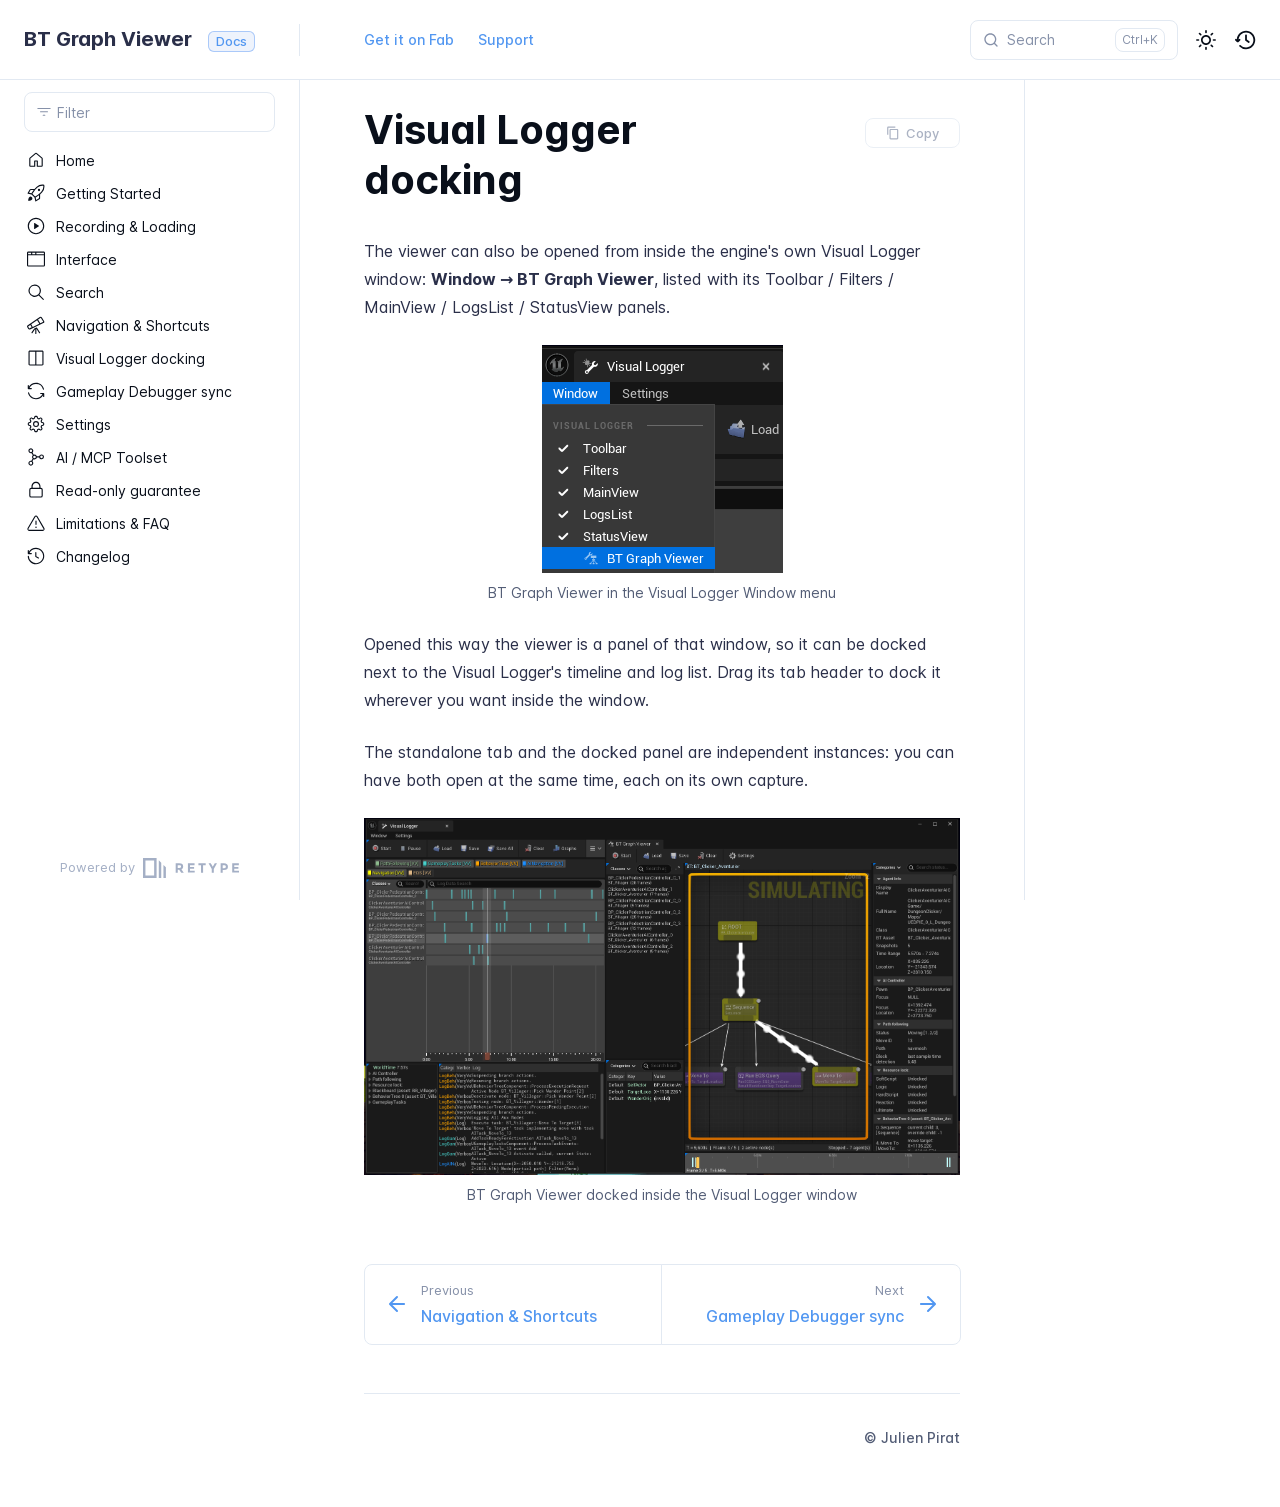
<file: visual-logger-docking/index.html>
<!DOCTYPE html>
<html lang="en" class="h-full">
<head>
    <meta charset="UTF-8">
    <meta name="viewport" content="width=device-width,initial-scale=1">
    <meta name="color-scheme" content="light dark">
    <meta name="turbo-root" content="/btgraphviewer-docs">
    <meta name="turbo-cache-control" content="no-cache" data-turbo-track="reload" data-track-token="4.6.0.845875367755">

    <!-- See retype.com -->
    <meta name="generator" content="Retype 4.6.0">

    <!-- Primary Meta Tags -->
    <title>Visual Logger dockingBT Graph Viewer — Behavior Tree Replay Debugger for Unreal Engine</title>
    <meta name="title" content="Visual Logger dockingBT Graph Viewer — Behavior Tree Replay Debugger for Unreal Engine">
    <meta name="description" content="The viewer can also be opened from inside the engine's own Visual Logger window: Window → BT Graph Viewer, listed with its Toolbar / Filters / MainView / LogsList / StatusView panels.">

    <!-- Canonical -->
    <link rel="canonical" href="https://julienpirat.github.io/btgraphviewer-docs/visual-logger-docking/">
    <link rel="sitemap" type="application/xml" title="Sitemap" href="https://julienpirat.github.io/btgraphviewer-docs/sitemap.xml">

    <!-- Open Graph -->
    <meta property="og:type" content="website">
    <meta property="og:url" content="https://julienpirat.github.io/btgraphviewer-docs/visual-logger-docking/">
    <meta property="og:title" content="Visual Logger dockingBT Graph Viewer — Behavior Tree Replay Debugger for Unreal Engine">
    <meta property="og:description" content="The viewer can also be opened from inside the engine's own Visual Logger window: Window → BT Graph Viewer, listed with its Toolbar / Filters / MainView / LogsList / StatusView panels.">
    <meta property="og:image" content="https://julienpirat.github.io/btgraphviewer-docs/static/images/bgv_vlog_menu.png">
    <meta property="og:image:width" content="1200">
    <meta property="og:image:height" content="630">
    <meta property="og:image:alt" content="Visual Logger dockingBT Graph Viewer — Behavior Tree Replay Debugger for Unreal Engine">
    <meta property="og:site_name" content="BT Graph Viewer">
    <meta property="og:locale" content="en_US">

    <!-- Twitter -->
    <meta name="twitter:card" content="summary_large_image">
    <meta name="twitter:url" content="https://julienpirat.github.io/btgraphviewer-docs/visual-logger-docking/">
    <meta name="twitter:title" content="Visual Logger dockingBT Graph Viewer — Behavior Tree Replay Debugger for Unreal Engine">
    <meta name="twitter:description" content="The viewer can also be opened from inside the engine's own Visual Logger window: Window → BT Graph Viewer, listed with its Toolbar / Filters / MainView / LogsList / StatusView panels.">
    <meta name="twitter:image" content="https://julienpirat.github.io/btgraphviewer-docs/static/images/bgv_vlog_menu.png">
    <meta name="twitter:image:alt" content="Visual Logger dockingBT Graph Viewer — Behavior Tree Replay Debugger for Unreal Engine">

    <!-- Alternate Markdown -->
    <link rel="alternate" type="text/markdown" href="https://julienpirat.github.io/btgraphviewer-docs/visual-logger-docking.md">

    <script data-cfasync="false">(function(){var cl=document.documentElement.classList,ls=localStorage.getItem("retype_scheme"),hd=cl.contains("dark"),hl=cl.contains("light"),wm=window.matchMedia&&window.matchMedia("(prefers-color-scheme: dark)").matches;if(ls==="dark"||(!ls&&wm&&!hd&&!hl)){cl.remove("light");cl.add("dark")}else if(ls==="light"||(!ls&&!wm&&!hd&&!hl)){cl.remove("dark");cl.add("light")}})();</script>

    <link id="retype-favicon" rel="icon" href="../static/images/logo-dark.png" />
    <link href="../resources/css/retype.css?v=4.6.0.845875367755" rel="stylesheet">

    <script data-cfasync="false" src="../resources/js/config.js?v=4.6.0.845875367755" data-turbo-eval="false" defer></script>
    <script data-cfasync="false" src="../resources/js/retype.js?v=4.6.0" data-turbo-eval="false" defer></script>
    <script id="lunr-js" data-cfasync="false" src="../resources/js/lunr.js?v=4.6.0.845875367755" data-turbo-eval="false" defer></script>
</head>
<body>
    <div id="retype-app" class="relative text-base antialiased text-base-text bg-base-bg font-body">
    <div class="absolute bottom-0 left-0" style="top: 5rem; right: 50%"></div>

    <header id="retype-header" class="sticky top-0 z-30 flex w-full h-16 bg-header-bg border-b border-header-border md:h-20">
        <div class="container relative flex items-center justify-between pr-6 grow md:justify-start">
            <!-- Mobile menu button skeleton -->
            <button v-cloak class="skeleton retype-mobile-menu-button flex items-center justify-center shrink-0 overflow-hidden dark:text-white focus:outline-hidden rounded-full w-10 h-10 ml-3.5 md:hidden"><svg xmlns="http://www.w3.org/2000/svg" class="mb-px shrink-0" width="24" height="24" viewBox="0 0 24 24" role="presentation" style="margin-bottom: 0px;"><g fill="currentColor"><path d="M2 4h20v2H2zM2 11h20v2H2zM2 18h20v2H2z"></path></g></svg></button>
            <div v-cloak id="retype-sidebar-left-toggle-button"></div>
    
            <!-- Logo -->
            <div class="flex items-center justify-between h-full py-2 md:w-75">
                <div class="flex items-center px-2 md:px-6">
                    <a id="retype-branding-logo" href="https://julienpirat.github.io/btgraphviewer-docs/" class="flex items-center leading-snug text-xl">
                        <span class="dark:text-white font-bold line-clamp-1 md:line-clamp-2">BT Graph Viewer</span>
                    </a><span id="retype-branding-label" class="inline-flex mt-1 px-2 py-1 ml-4 text-xs font-medium leading-none items-center rounded-md bg-branding-label-bg text-branding-label-text ring-1 ring-branding-label-border ring-inset md:inline-block">Docs</span>
                </div>
    
                <span class="hidden h-8 border-r md:inline-block border-base-border"></span>
            </div>
    
            <div class="flex justify-between md:grow">
                <!-- Top Nav -->
                <nav id="retype-header-nav" class="hidden md:flex">
                    <ul class="flex flex-col mb-4 md:pl-16 md:mb-0 md:flex-row md:items-center">
                        <li class="mr-6">
                            <a class="py-2 md:mb-0 inline-flex items-center text-sm whitespace-nowrap transition-colors duration-200 ease-linear md:text-header-text font-header-text hover:text-header-text-hover" href="https://www.fab.com/listings/6707cede-9f18-48be-a4f2-70ddb187019a" target="_blank">Get it on Fab</a>
                        </li>
                        <li class="mr-6">
                            <a class="py-2 md:mb-0 inline-flex items-center text-sm whitespace-nowrap transition-colors duration-200 ease-linear md:text-header-text font-header-text hover:text-header-text-hover" href="mailto:PapyUnreal@hotmail.com">Support</a>
                        </li>
    
                    </ul>
                </nav>
    
                <div v-cloak class="flex justify-end grow">
                    <div id="retype-mobile-search-button"></div>
                    <doc-search-desktop></doc-search-desktop>
    
                    <doc-theme-switch class="lg:ml-2"></doc-theme-switch>
                    <doc-history></doc-history>
                </div>
            </div>
        </div>
    </header>


    <div id="retype-container" class="container relative flex bg-white">
        <!-- Sidebar Skeleton -->
        <div v-cloak class="fixed flex flex-col shrink-0 duration-300 ease-in-out bg-sidebar-left-bg border-sidebar-left-border sidebar top-20 w-75 border-r h-screen md:sticky transition-transform skeleton">
        
            <div class="flex items-center h-16 px-6">
                <input id="retype-filter-input-mock" class="w-full h-10 pl-8 px-3 py-2 transition-colors duration-200 ease-linear bg-filter-bg border border-filter-border rounded-lg shadow-none md:text-sm hover:border-filter-border-hover focus:outline-hidden focus:border-filter-border-focus placeholder-filter-placeholder" type="text">
            </div>
        
            <div class="pl-6 mt-1 mb-4">
                <div class="w-32 h-3 mb-4 bg-skeleton-bg rounded-full loading"></div>
                <div class="w-48 h-3 mb-4 bg-skeleton-bg rounded-full loading"></div>
                <div class="w-40 h-3 mb-4 bg-skeleton-bg rounded-full loading"></div>
                <div class="w-32 h-3 mb-4 bg-skeleton-bg rounded-full loading"></div>
                <div class="w-48 h-3 mb-4 bg-skeleton-bg rounded-full loading"></div>
                <div class="w-40 h-3 mb-4 bg-skeleton-bg rounded-full loading"></div>
            </div>
        
            <div class="shrink-0 mt-auto bg-transparent dark:border-base-border">
                <a class="flex items-center justify-center flex-nowrap h-16 text-gray-350 dark:text-dark-400 hover:text-gray-600 dark:hover:text-dark-300 transition-colors duration-150 ease-in docs-powered-by" target="_blank" href="https://retype.com/" rel="noopener">
                    <span class="text-xs whitespace-nowrap">Powered by</span>
                    <svg xmlns="http://www.w3.org/2000/svg" class="ml-2" fill="currentColor" width="96" height="20" overflow="visible"><path d="M0 0v20h13.59V0H0zm11.15 17.54H2.44V2.46h8.71v15.08zM15.8 20h2.44V4.67L15.8 2.22zM20.45 6.89V20h2.44V9.34z"/><g><path d="M40.16 8.44c0 1.49-.59 2.45-1.75 2.88l2.34 3.32h-2.53l-2.04-2.96h-1.43v2.96h-2.06V5.36h3.5c1.43 0 2.46.24 3.07.73s.9 1.27.9 2.35zm-2.48 1.1c.26-.23.38-.59.38-1.09 0-.5-.13-.84-.4-1.03s-.73-.28-1.39-.28h-1.54v2.75h1.5c.72 0 1.2-.12 1.45-.35zM51.56 5.36V7.2h-4.59v1.91h4.13v1.76h-4.13v1.92h4.74v1.83h-6.79V5.36h6.64zM60.09 7.15v7.48h-2.06V7.15h-2.61V5.36h7.28v1.79h-2.61zM70.81 14.64h-2.06v-3.66l-3.19-5.61h2.23l1.99 3.45 1.99-3.45H74l-3.19 5.61v3.66zM83.99 6.19c.65.55.97 1.4.97 2.55s-.33 1.98-1 2.51-1.68.8-3.04.8h-1.23v2.59h-2.06V5.36h3.26c1.42 0 2.45.28 3.1.83zm-1.51 3.65c.25-.28.37-.69.37-1.22s-.16-.92-.48-1.14c-.32-.23-.82-.34-1.5-.34H79.7v3.12h1.38c.68 0 1.15-.14 1.4-.42zM95.85 5.36V7.2h-4.59v1.91h4.13v1.76h-4.13v1.92H96v1.83h-6.79V5.36h6.64z"/></g></svg>
                </a>
            </div>
        </div>
        
        <!-- Sidebar component -->
        <doc-sidebar v-cloak>
            <template #sidebar-footer>
                <div class="shrink-0 mt-auto border-t md:bg-transparent md:border-none dark:border-base-border">
        
                    <div class="py-3 px-6 md:hidden border-b dark:border-base-border">
                        <nav>
                            <ul class="flex flex-wrap justify-center items-center">
                                <li class="mr-6">
                                    <a class="block py-1 inline-flex items-center text-sm whitespace-nowrap transition-colors duration-200 ease-linear md:text-header-text font-header-text hover:text-header-text-hover" href="https://www.fab.com/listings/6707cede-9f18-48be-a4f2-70ddb187019a" target="_blank">Get it on Fab</a>
                                </li>
                                <li class="mr-6">
                                    <a class="block py-1 inline-flex items-center text-sm whitespace-nowrap transition-colors duration-200 ease-linear md:text-header-text font-header-text hover:text-header-text-hover" href="mailto:PapyUnreal@hotmail.com">Support</a>
                                </li>
        
                            </ul>
                        </nav>
                    </div>
        
                    <a class="flex items-center justify-center flex-nowrap h-16 text-gray-350 dark:text-dark-400 hover:text-gray-600 dark:hover:text-dark-300 transition-colors duration-150 ease-in docs-powered-by" target="_blank" href="https://retype.com/" rel="noopener">
                        <span class="text-xs whitespace-nowrap">Powered by</span>
                        <svg xmlns="http://www.w3.org/2000/svg" class="ml-2" fill="currentColor" width="96" height="20" overflow="visible"><path d="M0 0v20h13.59V0H0zm11.15 17.54H2.44V2.46h8.71v15.08zM15.8 20h2.44V4.67L15.8 2.22zM20.45 6.89V20h2.44V9.34z"/><g><path d="M40.16 8.44c0 1.49-.59 2.45-1.75 2.88l2.34 3.32h-2.53l-2.04-2.96h-1.43v2.96h-2.06V5.36h3.5c1.43 0 2.46.24 3.07.73s.9 1.27.9 2.35zm-2.48 1.1c.26-.23.38-.59.38-1.09 0-.5-.13-.84-.4-1.03s-.73-.28-1.39-.28h-1.54v2.75h1.5c.72 0 1.2-.12 1.45-.35zM51.56 5.36V7.2h-4.59v1.91h4.13v1.76h-4.13v1.92h4.74v1.83h-6.79V5.36h6.64zM60.09 7.15v7.48h-2.06V7.15h-2.61V5.36h7.28v1.79h-2.61zM70.81 14.64h-2.06v-3.66l-3.19-5.61h2.23l1.99 3.45 1.99-3.45H74l-3.19 5.61v3.66zM83.99 6.19c.65.55.97 1.4.97 2.55s-.33 1.98-1 2.51-1.68.8-3.04.8h-1.23v2.59h-2.06V5.36h3.26c1.42 0 2.45.28 3.1.83zm-1.51 3.65c.25-.28.37-.69.37-1.22s-.16-.92-.48-1.14c-.32-.23-.82-.34-1.5-.34H79.7v3.12h1.38c.68 0 1.15-.14 1.4-.42zM95.85 5.36V7.2h-4.59v1.91h4.13v1.76h-4.13v1.92H96v1.83h-6.79V5.36h6.64z"/></g></svg>
                    </a>
                </div>
            </template>
        </doc-sidebar>

        <div class="grow min-w-0 bg-body-bg">
            <!-- Render "toolbar" template here on api pages --><!-- Render page content -->
<div class="flex">
    <div id="retype-main" class="min-w-0 p-4 grow md:px-16">
        <main class="relative pb-12 lg:pt-2">
            <div class="relative retype-markdown" id="retype-content">
                <!-- Rendered if sidebar right is enabled -->
                <div id="retype-sidebar-right-toggle"></div>
                <doc-page-actions></doc-page-actions>

                <!-- Page content  -->
<h1 id="visual-logger-docking">Visual Logger docking</h1>
<p>The viewer can also be opened from inside the engine&#x27;s own Visual Logger window:
<strong>Window → BT Graph Viewer</strong>, listed with its Toolbar / Filters / MainView / LogsList / StatusView
panels.</p>
<figure class="content-center">
    <img src="../static/images/bgv_vlog_menu.png" alt="BT Graph Viewer in the Visual Logger Window menu" class="max-w-full h-auto rounded-image-rounded border-image-border border-image-border-width" width="241" height="228" />
    <figcaption class="caption">BT Graph Viewer in the Visual Logger Window menu</figcaption>
</figure>
<p>Opened this way the viewer is a panel of that window, so it can be docked next to the Visual
Logger&#x27;s timeline and log list. Drag its tab header to dock it wherever you want inside the window.</p>
<p>The standalone tab and the docked panel are independent instances: you can have both open at the
same time, each on its own capture.</p>
<figure class="content-center">
    <img src="../static/images/bgv_vlog_docked.png" alt="BT Graph Viewer docked inside the Visual Logger window" class="max-w-full h-auto rounded-image-rounded border-image-border border-image-border-width" width="1667" height="1000" />
    <figcaption class="caption">BT Graph Viewer docked inside the Visual Logger window</figcaption>
</figure>

                
                <!-- Required only on API pages -->
                <doc-toolbar-member-filter-no-results></doc-toolbar-member-filter-no-results>
            </div>
            <footer id="retype-content-footer" class="clear-both">
            
                <nav id="retype-nextprev" class="print:hidden flex mt-14">
                    <div class="w-1/2">
                        <a class="px-5 py-4 h-full flex items-center break-normal font-medium text-body-link border border-base-border hover:border-base-border-hover rounded-l-lg transition-colors duration-150 relative hover:z-5" href="../navigation/">
                            <svg xmlns="http://www.w3.org/2000/svg" class="mr-3" width="24" height="24" viewBox="0 0 24 24" fill="currentColor" overflow="visible"><path d="M19 11H7.41l5.29-5.29a.996.996 0 10-1.41-1.41l-7 7a1 1 0 000 1.42l7 7a1.024 1.024 0 001.42-.01.996.996 0 000-1.41L7.41 13H19c.55 0 1-.45 1-1s-.45-1-1-1z" /><path fill="none" d="M0 0h24v24H0z" /></svg>
                            <span>
                                <span class="block text-xs font-normal text-base-text-muted">Previous</span>
                                <span class="block mt-1">Navigation &amp; Shortcuts</span>
                            </span>
                        </a>
                    </div>
            
                    <div class="w-1/2">
                        <a class="px-5 py-4 -mx-px h-full flex items-center justify-end break-normal font-medium text-body-link border border-base-border hover:border-base-border-hover rounded-r-lg transition-colors duration-150 relative hover:z-5" href="../gameplay-debugger-sync/">
                            <span>
                                <span class="block text-xs font-normal text-right text-base-text-muted">Next</span>
                                <span class="block mt-1">Gameplay Debugger sync</span>
                            </span>
                            <svg xmlns="http://www.w3.org/2000/svg" class="ml-3" width="24" height="24" viewBox="0 0 24 24" fill="currentColor" overflow="visible"><path d="M19.92 12.38a1 1 0 00-.22-1.09l-7-7a.996.996 0 10-1.41 1.41l5.3 5.3H5c-.55 0-1 .45-1 1s.45 1 1 1h11.59l-5.29 5.29a.996.996 0 000 1.41c.19.2.44.3.7.3s.51-.1.71-.29l7-7c.09-.09.16-.21.21-.33z" /><path fill="none" d="M0 0h24v24H0z" /></svg>
                        </a>
                    </div>
                </nav>
            </footer>
        </main>

        <div id="retype-page-footer" class="print:border-none border-t border-base-border pt-6 mb-8">
            <footer class="flex flex-wrap items-center justify-between print:justify-center">
                <div id="retype-footer-links" class="print:hidden">
                    <ul class="flex flex-wrap items-center text-sm">
                    </ul>
                </div>
                <div id="retype-copyright" class="print:justify-center py-2 text-footer-text font-footer-link text-sm leading-relaxed"><p>© Julien Pirat</p></div>
            </footer>
        </div>
    </div>

    <!-- Rendered if sidebar right is enabled -->
    <!-- Sidebar right skeleton-->
    <div v-cloak class="fixed top-0 bottom-0 right-0 translate-x-full bg-sidebar-right-bg border-sidebar-right-border lg:sticky lg:border-l lg:shrink-0 lg:pt-6 lg:translate-x-0 sm:w-1/2 lg:w-64 lg:z-0 md:w-104 sidebar-right skeleton">
        <div class="pl-5">
            <div class="w-32 h-3 mb-4 bg-skeleton-bg rounded-full loading"></div>
            <div class="w-48 h-3 mb-4 bg-skeleton-bg rounded-full loading"></div>
            <div class="w-40 h-3 mb-4 bg-skeleton-bg rounded-full loading"></div>
        </div>
    </div>

    <!-- User should be able to hide sidebar right -->
    <doc-sidebar-right v-cloak></doc-sidebar-right>
</div>

        </div>
    </div>

    <doc-search-mobile></doc-search-mobile>
    <doc-back-to-top></doc-back-to-top>
</div>


    <div id="retype-overlay-target"></div>

        <script data-cfasync="false">window.__DOCS__ = { "title": "Visual Logger docking", level: 1, icon: "file", hasPrism: false, hasInstagram: false, hasMermaid: false, hasMath: false, tocDepth: 23, "md": "/visual-logger-docking.md" }</script>
</body>
</html>
</file>
